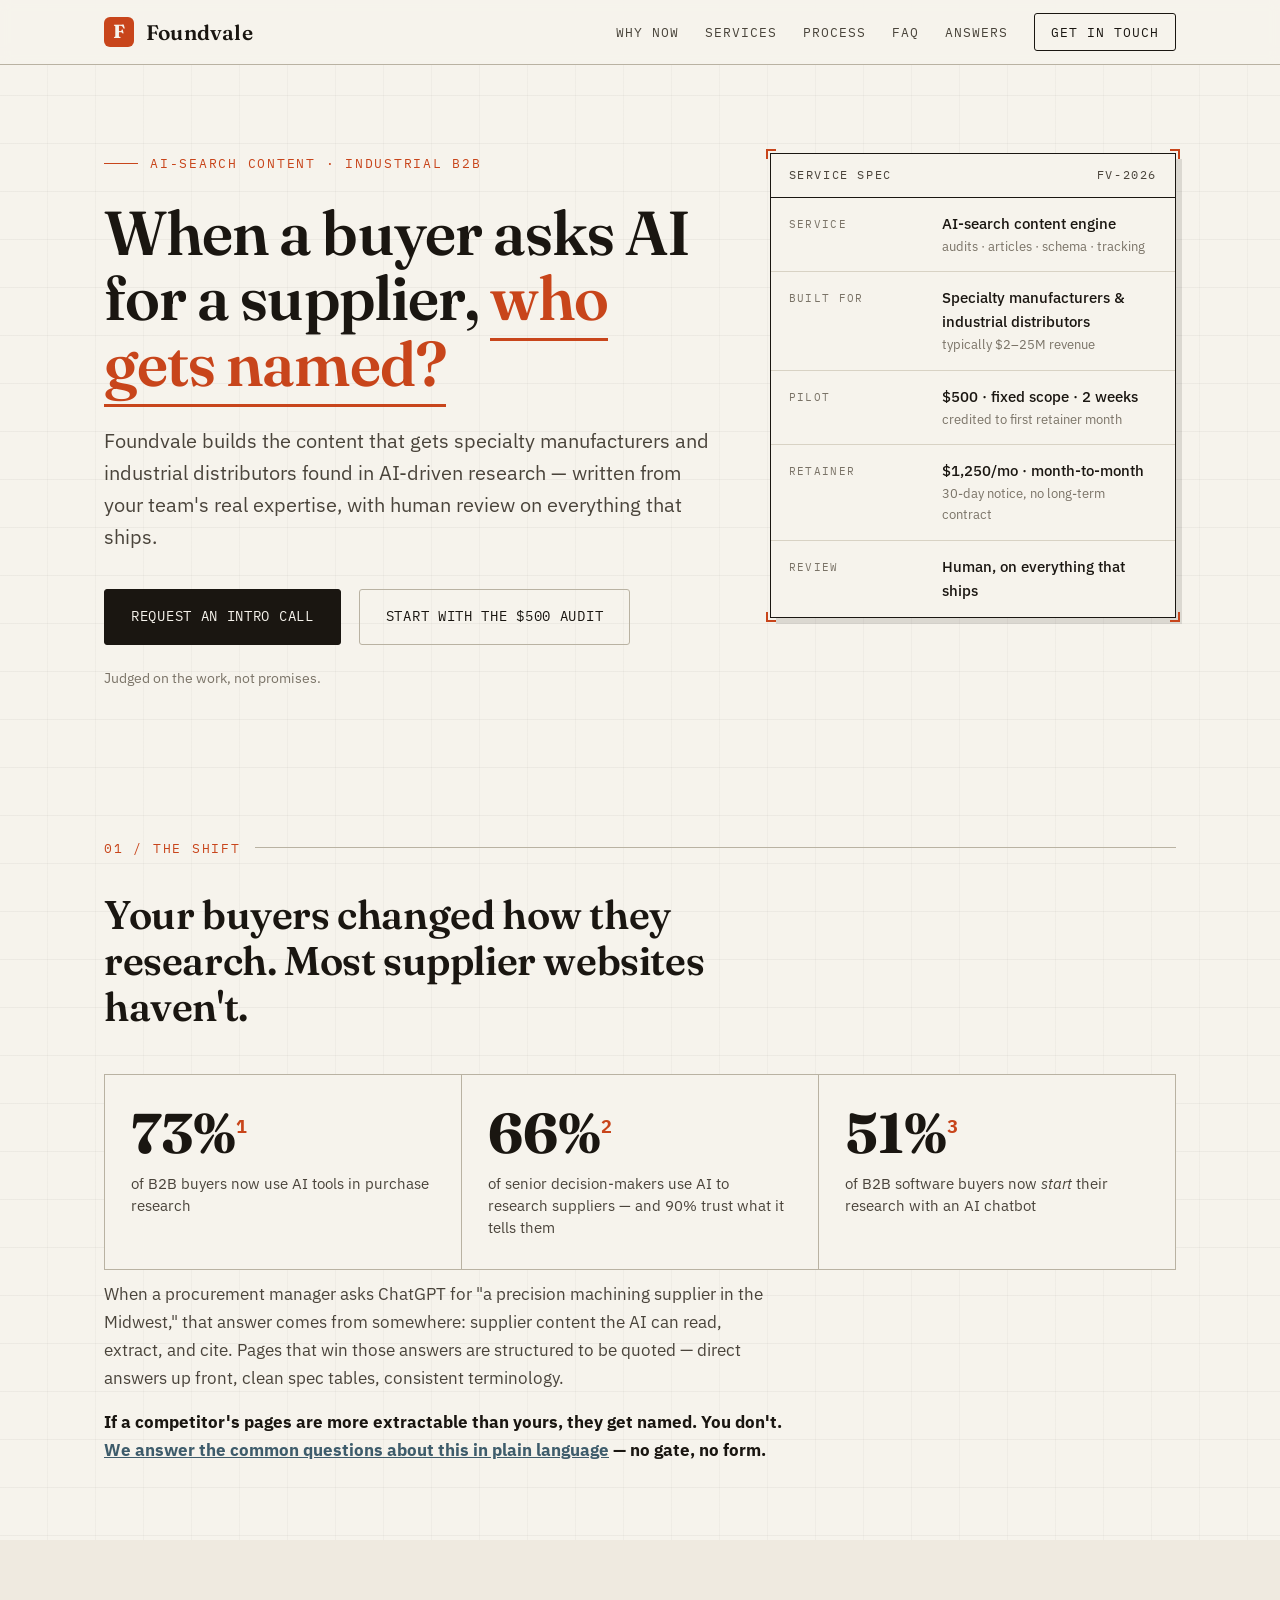
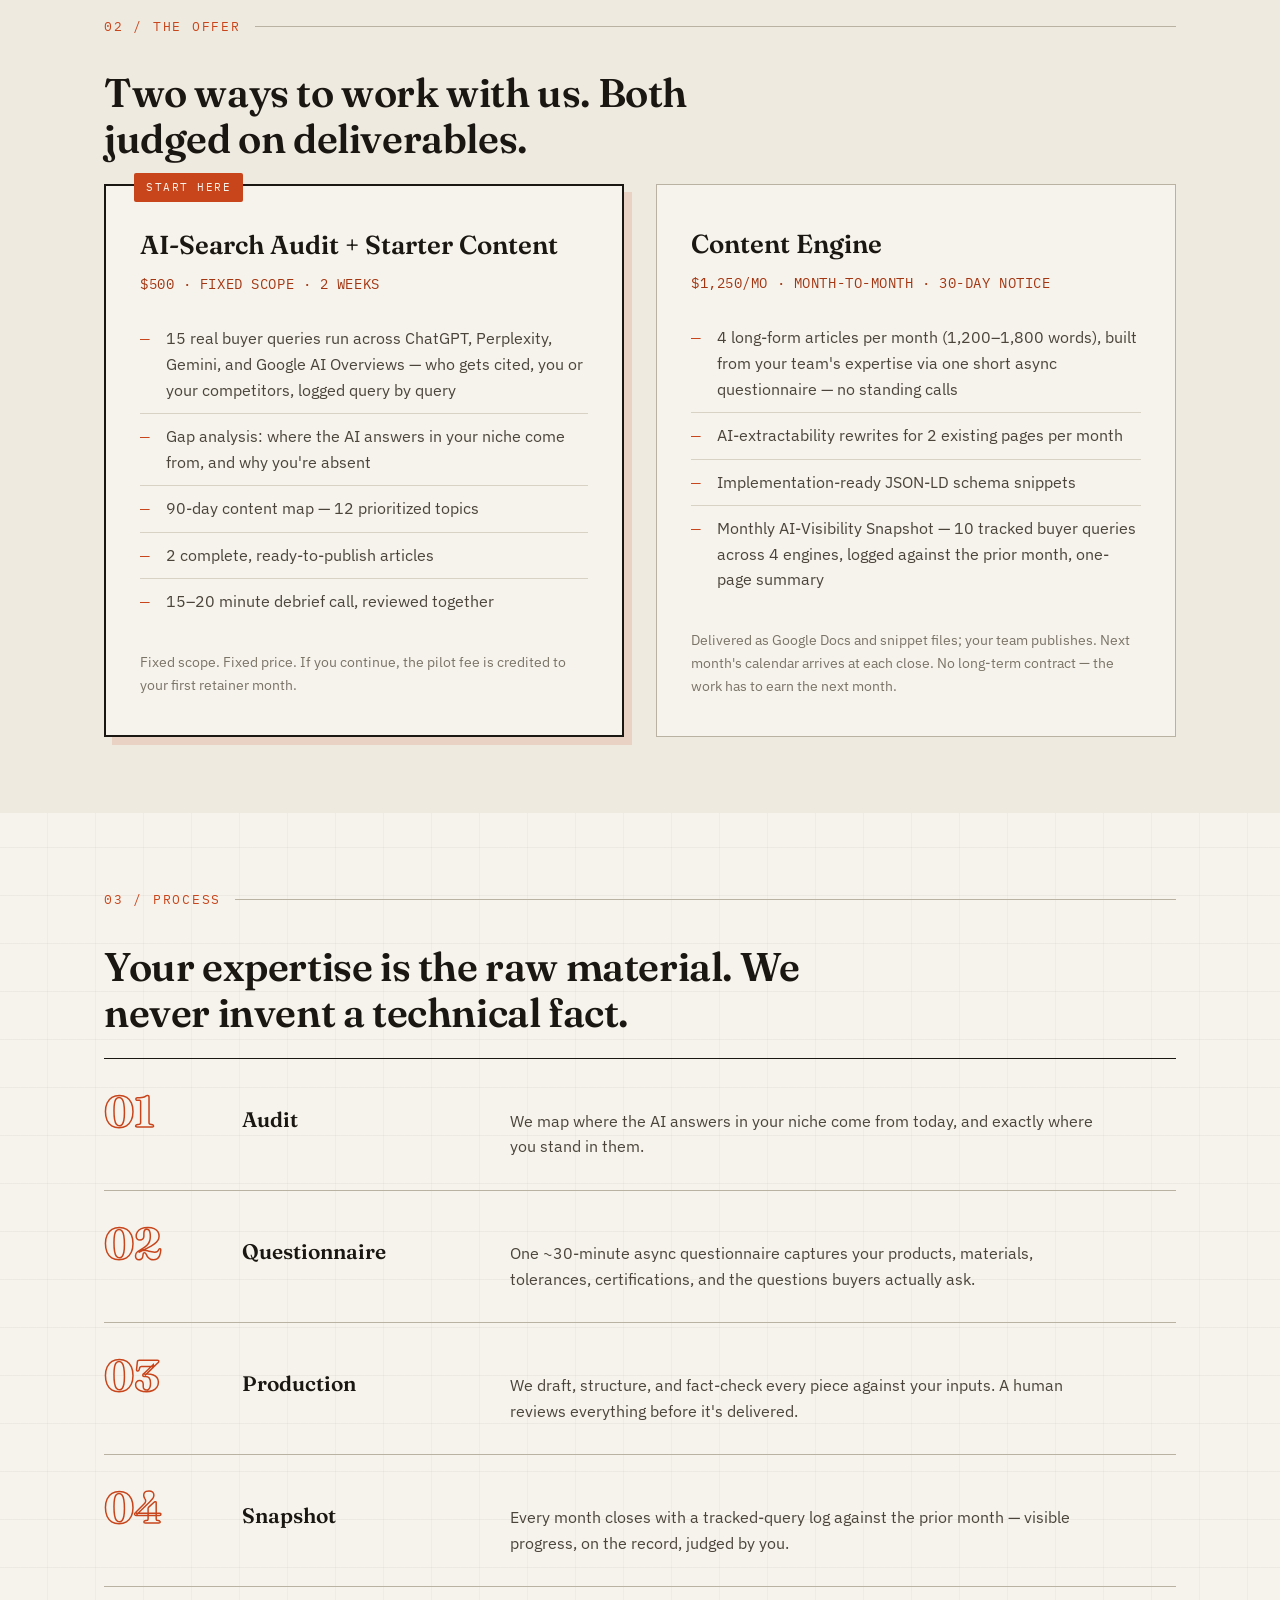
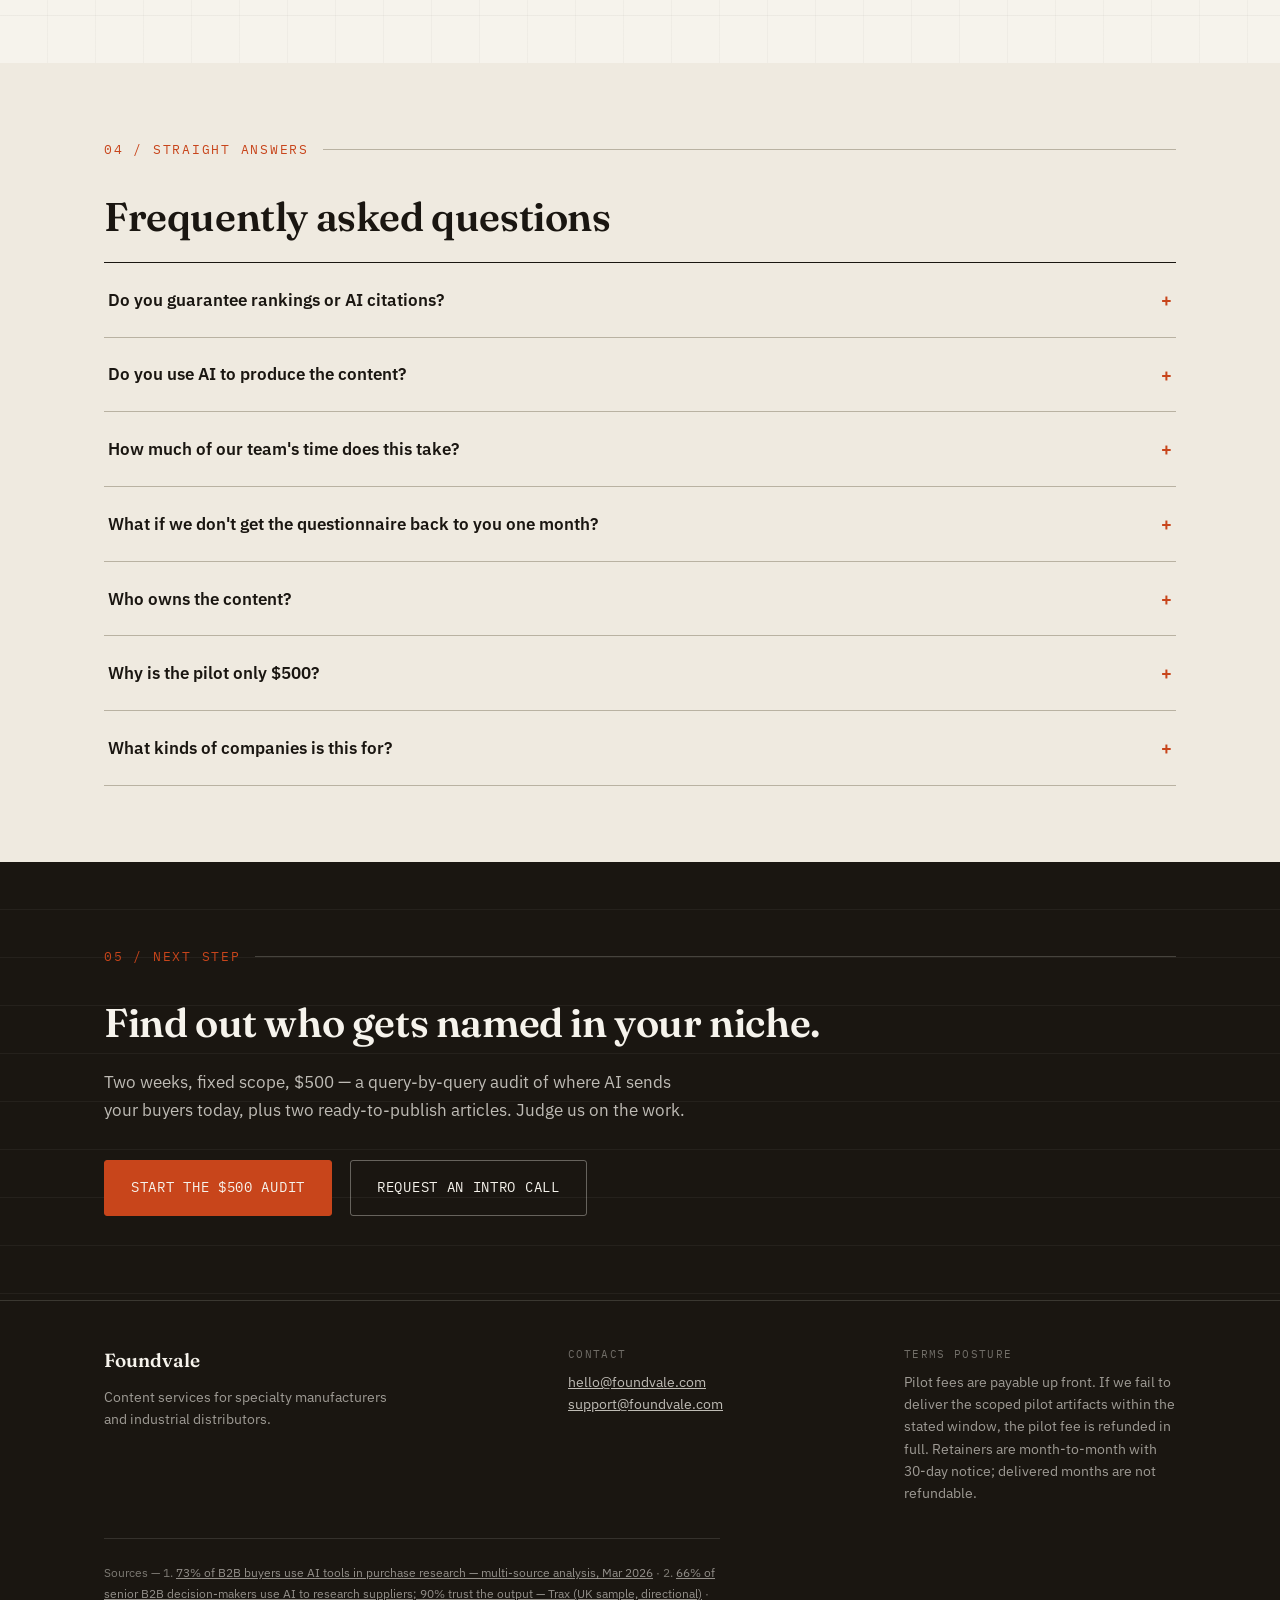
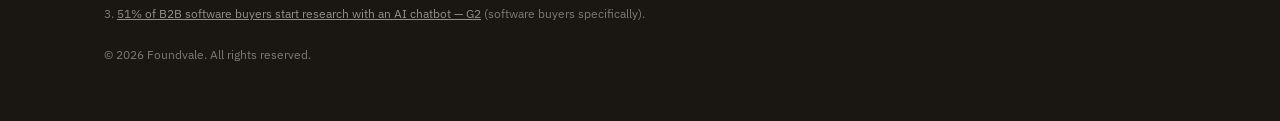
<file: index.html>
<!doctype html>
<html lang="en">
<head>
<meta charset="utf-8">
<meta name="viewport" content="width=device-width, initial-scale=1">
<title>Foundvale — AI-Search Content for Specialty Manufacturers &amp; Industrial Distributors</title>
  <link rel="canonical" href="https://foundvale.com/">
<meta name="description" content="Foundvale builds the content that gets specialty manufacturers and industrial distributors found in AI-driven buyer research. $500 fixed-scope audit. $1,250/mo content engine. Human review on everything that ships.">
<meta property="og:title" content="Foundvale — When a buyer asks AI for a supplier, who gets named?">
<meta property="og:description" content="AI-search content for specialty manufacturers and industrial distributors. Judged on the work, not promises.">
<meta property="og:type" content="website">
<meta property="og:url" content="https://foundvale.com/">
<meta property="og:site_name" content="Foundvale">
<meta property="og:locale" content="en_US">
<meta property="og:image" content="https://foundvale.com/og.png">
<meta property="og:image:width" content="1200">
<meta property="og:image:height" content="630">
<meta property="og:image:alt" content="Foundvale — when a buyer asks AI for a supplier, who gets named?">
<meta name="twitter:card" content="summary_large_image">
<meta name="twitter:title" content="Foundvale — When a buyer asks AI for a supplier, who gets named?">
<meta name="twitter:description" content="AI-search content for specialty manufacturers and industrial distributors. $500 fixed-scope audit. $1,250/mo content engine.">
<meta name="twitter:image" content="https://foundvale.com/og.png">
<meta name="robots" content="index, follow, max-snippet:-1, max-image-preview:large, max-video-preview:-1">
<meta name="author" content="Foundvale">
<link rel="icon" href="/favicon.ico" sizes="any">
<link rel="icon" href="data:image/svg+xml,%3Csvg xmlns='http://www.w3.org/2000/svg' viewBox='0 0 64 64'%3E%3Crect width='64' height='64' rx='8' fill='%23C8451B'/%3E%3Ctext x='32' y='44' font-family='Georgia,serif' font-size='38' font-weight='700' fill='%23F6F3EC' text-anchor='middle'%3EF%3C/text%3E%3C/svg%3E">
<link rel="preconnect" href="https://fonts.googleapis.com">
<link rel="preconnect" href="https://fonts.gstatic.com" crossorigin>
<link href="https://fonts.googleapis.com/css2?family=Fraunces:opsz,wght@9..144,400;9..144,600;9..144,700&family=IBM+Plex+Sans:wght@400;500;600&family=IBM+Plex+Mono:wght@400;500&display=swap" rel="stylesheet">
<script type="application/ld+json">
{
  "@context": "https://schema.org",
  "@graph": [
    {
      "@type": "Organization",
      "@id": "https://foundvale.com/#organization",
      "name": "Foundvale",
      "url": "https://foundvale.com/",
      "logo": "https://foundvale.com/og.png",
      "email": "hello@foundvale.com",
      "description": "Foundvale builds the content that gets specialty manufacturers and industrial distributors found and cited in AI-driven buyer research.",
      "areaServed": {"@type":"Country","name":"United States"},
      "knowsAbout": [
        "Generative engine optimization",
        "AI search visibility",
        "AI-extractable content structure",
        "JSON-LD schema markup",
        "Industrial B2B content marketing",
        "Specialty manufacturing",
        "Industrial distribution"
      ]
    },
    {
      "@type": "WebSite",
      "@id": "https://foundvale.com/#website",
      "url": "https://foundvale.com/",
      "name": "Foundvale",
      "publisher": {"@id": "https://foundvale.com/#organization"},
      "inLanguage": "en-US"
    },
    {
      "@type": "ProfessionalService",
      "@id": "https://foundvale.com/#service",
      "name": "Foundvale",
      "url": "https://foundvale.com/",
      "parentOrganization": {"@id": "https://foundvale.com/#organization"},
      "description": "AI-search content services for specialty manufacturers and industrial distributors.",
      "areaServed": {"@type":"Country","name":"United States"},
      "priceRange": "$500 - $1,250/mo",
      "serviceType": "AI-search content and generative engine optimization",
      "audience": {
        "@type": "BusinessAudience",
        "name": "Specialty manufacturers and industrial distributors, typically $2-25M revenue"
      },
      "hasOfferCatalog": {
        "@type": "OfferCatalog",
        "name": "Foundvale services",
        "itemListElement": [
          {
            "@type": "Offer",
            "name": "AI-Search Audit + Starter Content",
            "description": "15 real buyer queries run across ChatGPT, Perplexity, Gemini and Google AI Overviews, logged query by query; gap analysis; 90-day content map of 12 prioritized topics; 2 complete ready-to-publish articles; 15-20 minute debrief call. Fixed two-week scope. Fee is credited to the first retainer month.",
            "price": "500",
            "priceCurrency": "USD",
            "url": "https://foundvale.com/#offer",
            "availability": "https://schema.org/InStock",
            "itemOffered": {"@type":"Service","name":"AI-Search Visibility Audit","serviceType":"AI search visibility audit"}
          },
          {
            "@type": "Offer",
            "name": "Content Engine",
            "description": "4 long-form articles per month (1,200-1,800 words) built from your team's expertise via one short async questionnaire; AI-extractability rewrites for 2 existing pages per month; implementation-ready JSON-LD schema snippets; monthly AI-Visibility Snapshot tracking 10 buyer queries across 4 engines. Month-to-month with 30-day notice.",
            "price": "1250",
            "priceCurrency": "USD",
            "url": "https://foundvale.com/#offer",
            "availability": "https://schema.org/InStock",
            "priceSpecification": {
              "@type": "UnitPriceSpecification",
              "price": "1250",
              "priceCurrency": "USD",
              "unitText": "month",
              "billingDuration": 1,
              "billingIncrement": 1
            },
            "itemOffered": {"@type":"Service","name":"AI-Search Content Engine","serviceType":"AI-search content production"}
          }
        ]
      }
    },
    {
      "@type": "FAQPage",
      "@id": "https://foundvale.com/#faq",
      "isPartOf": {"@id": "https://foundvale.com/#website"},
      "mainEntity": [
        {"@type":"Question","name":"Do you guarantee rankings or AI citations?","acceptedAnswer":{"@type":"Answer","text":"No — and you should be skeptical of anyone who does. AI engines change constantly. Our scope is defined by deliverables: audits, articles, page specs, schema, and the monthly Snapshot. You judge the work every month, and you can leave with 30 days' notice."}},
        {"@type":"Question","name":"Do you use AI to produce the content?","acceptedAnswer":{"@type":"Answer","text":"Yes — AI-leveraged production with human review on everything that ships. Every technical claim — spec, tolerance, material grade, certification — is sourced from your questionnaire answers or your published materials. Anything unsourced doesn't ship."}},
        {"@type":"Question","name":"How much of our team's time does this take?","acceptedAnswer":{"@type":"Answer","text":"About 30 minutes in month one for the questionnaire, then a few minutes a month. No standing calls. Discovery and debrief calls are scheduled at booking."}},
        {"@type":"Question","name":"What if we don't get the questionnaire back to you one month?","acceptedAnswer":{"@type":"Answer","text":"Nothing stalls and nothing gets invented. We substitute topics we already have verified input for — it's written into the agreement."}},
        {"@type":"Question","name":"Who owns the content?","acceptedAnswer":{"@type":"Answer","text":"You do. All IP transfers on payment. Everything is delivered in editable formats your team publishes on your own site."}},
        {"@type":"Question","name":"Why is the pilot only $500?","acceptedAnswer":{"@type":"Answer","text":"It's deliberately small — a fixed two-week scope so you can judge us on actual work product instead of promises. The fee is credited to your first retainer month if you continue."}},
        {"@type":"Question","name":"What kinds of companies is this for?","acceptedAnswer":{"@type":"Answer","text":"Specialty manufacturers and industrial distributors, typically $2–25M revenue, with little or no in-house marketing staff. If you're bigger and fully staffed, an enterprise agency is probably a better fit — we'll say so."}}
      ]
    }
  ]
}
</script>
<style>
  :root{
    --paper:#F6F3EC;
    --paper-deep:#EFEAE0;
    --ink:#1A1611;
    --ink-soft:#4A443B;
    --ink-faint:#7A7367;
    --oxide:#C8451B;
    --oxide-deep:#A33612;
    --steel:#3E5C6B;
    --rule:#D8D2C4;
    --rule-dark:#B9B2A2;
    --maxw:1120px;
    --font-display:"Fraunces",Georgia,serif;
    --font-body:"IBM Plex Sans",-apple-system,sans-serif;
    --font-mono:"IBM Plex Mono",ui-monospace,monospace;
  }
  *{box-sizing:border-box;margin:0;padding:0}
  html{scroll-behavior:smooth}
  body{
    background:var(--paper);
    color:var(--ink);
    font-family:var(--font-body);
    font-size:17px;
    line-height:1.65;
    -webkit-font-smoothing:antialiased;
    background-image:
      repeating-linear-gradient(to bottom, transparent 0 47px, rgba(26,22,17,.045) 47px 48px),
      repeating-linear-gradient(to right, transparent 0 47px, rgba(26,22,17,.03) 47px 48px);
  }
  .wrap{max-width:var(--maxw);margin:0 auto;padding:0 24px}
  a{color:var(--steel)}
  a:hover{color:var(--oxide)}
  ::selection{background:var(--oxide);color:var(--paper)}

  /* ---------- top bar ---------- */
  header{
    border-bottom:1px solid var(--rule-dark);
    background:rgba(246,243,236,.92);
    backdrop-filter:blur(6px);
    position:sticky;top:0;z-index:20;
  }
  .bar{display:flex;align-items:center;justify-content:space-between;height:64px}
  .mark{display:flex;align-items:center;gap:12px;text-decoration:none;color:var(--ink)}
  .mark .badge{
    width:30px;height:30px;border-radius:6px;background:var(--oxide);
    display:grid;place-items:center;color:var(--paper);
    font-family:var(--font-display);font-weight:700;font-size:19px;line-height:1;
  }
  .mark .name{font-family:var(--font-display);font-weight:600;font-size:21px;letter-spacing:.01em}
  .bar nav{display:flex;gap:26px;align-items:center}
  .bar nav a{font-family:var(--font-mono);font-size:12.5px;letter-spacing:.08em;text-transform:uppercase;text-decoration:none;color:var(--ink-soft)}
  .bar .cta-mini{
    border:1.5px solid var(--ink);padding:8px 16px;border-radius:3px;color:var(--ink);
    transition:all .18s ease;
  }
  .bar .cta-mini:hover{background:var(--ink);color:var(--paper)}
  @media(max-width:720px){.bar nav a:not(.cta-mini){display:none}}

  /* ---------- hero ---------- */
  .hero{padding:88px 0 72px;position:relative;overflow:hidden}
  .hero .grid{display:grid;grid-template-columns:1.35fr .9fr;gap:56px;align-items:start}
  @media(max-width:900px){.hero .grid{grid-template-columns:1fr;gap:40px}}
  .kicker{
    font-family:var(--font-mono);font-size:12.5px;letter-spacing:.14em;text-transform:uppercase;
    color:var(--oxide);display:flex;align-items:center;gap:12px;margin-bottom:26px;
  }
  .kicker::before{content:"";width:34px;height:1.5px;background:var(--oxide);display:inline-block}
  h1{
    font-family:var(--font-display);font-weight:600;font-size:clamp(38px,5.4vw,62px);
    line-height:1.06;letter-spacing:-.015em;margin-bottom:28px;
  }
  h1 em{font-style:normal;color:var(--oxide);border-bottom:3px solid var(--oxide);padding-bottom:2px}
  .hero p.lede{font-size:19.5px;color:var(--ink-soft);max-width:56ch;margin-bottom:36px}
  .cta-row{display:flex;gap:18px;flex-wrap:wrap;align-items:center}
  .btn{
    font-family:var(--font-mono);font-size:14px;letter-spacing:.05em;text-transform:uppercase;
    text-decoration:none;padding:15px 26px;border-radius:3px;display:inline-block;
    transition:all .18s ease;
  }
  .btn-primary{background:var(--ink);color:var(--paper);border:1.5px solid var(--ink)}
  .btn-primary:hover{background:var(--oxide);border-color:var(--oxide);color:var(--paper);transform:translateY(-1px)}
  .btn-ghost{border:1.5px solid var(--rule-dark);color:var(--ink)}
  .btn-ghost:hover{border-color:var(--oxide);color:var(--oxide)}
  .cta-note{font-size:14px;color:var(--ink-faint);width:100%;margin-top:4px}

  /* title-block spec card */
  .speccard{
    border:1.5px solid var(--ink);background:var(--paper);position:relative;
    box-shadow:6px 6px 0 rgba(26,22,17,.12);
  }
  .speccard .corner{position:absolute;width:10px;height:10px;border-color:var(--oxide);border-style:solid;border-width:0}
  .speccard .c-tl{top:-5px;left:-5px;border-top-width:2.5px;border-left-width:2.5px}
  .speccard .c-tr{top:-5px;right:-5px;border-top-width:2.5px;border-right-width:2.5px}
  .speccard .c-bl{bottom:-5px;left:-5px;border-bottom-width:2.5px;border-left-width:2.5px}
  .speccard .c-br{bottom:-5px;right:-5px;border-bottom-width:2.5px;border-right-width:2.5px}
  .speccard .head{
    font-family:var(--font-mono);font-size:11.5px;letter-spacing:.14em;text-transform:uppercase;
    padding:12px 18px;border-bottom:1.5px solid var(--ink);display:flex;justify-content:space-between;color:var(--ink-soft);
  }
  .speccard table{width:100%;border-collapse:collapse}
  .speccard td{
    padding:14px 18px;border-bottom:1px solid var(--rule);vertical-align:top;font-size:14.5px;
  }
  .speccard tr:last-child td{border-bottom:none}
  .speccard td.k{
    font-family:var(--font-mono);font-size:11px;letter-spacing:.12em;text-transform:uppercase;
    color:var(--ink-faint);width:38%;padding-top:17px;
  }
  .speccard td.v{font-weight:500}
  .speccard td.v .sub{display:block;font-weight:400;font-size:13px;color:var(--ink-faint)}

  /* ---------- section scaffolding ---------- */
  section{padding:76px 0}
  .seclabel{
    font-family:var(--font-mono);font-size:12.5px;letter-spacing:.14em;text-transform:uppercase;
    color:var(--oxide);display:flex;align-items:center;gap:14px;margin-bottom:34px;
  }
  .seclabel::after{content:"";flex:1;height:1px;background:var(--rule-dark)}
  h2{
    font-family:var(--font-display);font-weight:600;font-size:clamp(28px,3.6vw,40px);
    line-height:1.15;letter-spacing:-.01em;margin-bottom:22px;max-width:26ch;
  }
  .prose{max-width:68ch;color:var(--ink-soft)}
  .prose p+p{margin-top:16px}
  .prose strong{color:var(--ink)}
  sup{font-size:.62em;color:var(--oxide);font-family:var(--font-mono)}

  /* stats */
  .stats{display:grid;grid-template-columns:repeat(3,1fr);gap:1px;background:var(--rule-dark);border:1px solid var(--rule-dark);margin:44px 0 10px}
  @media(max-width:760px){.stats{grid-template-columns:1fr}}
  .stat{background:var(--paper);padding:30px 26px}
  .stat .num{font-family:var(--font-display);font-weight:700;font-size:56px;line-height:1;color:var(--ink)}
  .stat .num sup{font-size:.32em;vertical-align:super}
  .stat .lbl{font-size:14.5px;color:var(--ink-soft);margin-top:12px;line-height:1.5}

  /* ---------- offer ---------- */
  .offer-grid{display:grid;grid-template-columns:1fr 1fr;gap:32px;margin-top:14px}
  @media(max-width:860px){.offer-grid{grid-template-columns:1fr}}
  .offer{
    border:1.5px solid var(--rule-dark);background:var(--paper);padding:38px 34px;position:relative;
    display:flex;flex-direction:column;transition:border-color .2s ease;
  }
  .offer:hover{border-color:var(--ink)}
  .offer.lead{border:2px solid var(--ink);box-shadow:8px 8px 0 rgba(200,69,27,.14)}
  .offer .stamp{
    position:absolute;top:-13px;left:28px;background:var(--oxide);color:var(--paper);
    font-family:var(--font-mono);font-size:11px;letter-spacing:.14em;text-transform:uppercase;
    padding:5px 12px;border-radius:2px;
  }
  .offer h3{font-family:var(--font-display);font-weight:600;font-size:26px;margin-bottom:6px}
  .offer .price{
    font-family:var(--font-mono);font-size:14px;color:var(--oxide-deep);letter-spacing:.04em;margin-bottom:20px;
  }
  .offer ul{list-style:none;margin:0 0 26px}
  .offer li{
    padding:10px 0 10px 26px;border-bottom:1px solid var(--rule);font-size:15.5px;color:var(--ink-soft);position:relative;
  }
  .offer li::before{
    content:"—";position:absolute;left:0;color:var(--oxide);font-family:var(--font-mono);
  }
  .offer li:last-child{border-bottom:none}
  .offer .fine{font-size:14px;color:var(--ink-faint);margin-top:auto}

  /* ---------- how it works ---------- */
  .steps{counter-reset:step;margin-top:10px;border-top:1.5px solid var(--ink)}
  .step{
    display:grid;grid-template-columns:110px 240px 1fr;gap:28px;align-items:baseline;
    padding:30px 0;border-bottom:1px solid var(--rule-dark);
  }
  @media(max-width:820px){.step{grid-template-columns:64px 1fr}.step p{grid-column:2}}
  .step .n{
    font-family:var(--font-display);font-weight:700;font-size:44px;color:var(--paper);
    -webkit-text-stroke:1.5px var(--oxide);line-height:1;
  }
  .step h4{font-family:var(--font-display);font-weight:600;font-size:21px}
  .step p{color:var(--ink-soft);font-size:15.5px;max-width:60ch}

  /* ---------- faq ---------- */
  .faq{border-top:1.5px solid var(--ink)}
  .faq details{border-bottom:1px solid var(--rule-dark)}
  .faq summary{
    cursor:pointer;list-style:none;display:flex;justify-content:space-between;align-items:center;gap:20px;
    padding:22px 4px;font-weight:600;font-size:17px;
  }
  .faq summary::-webkit-details-marker{display:none}
  .faq summary .tick{
    font-family:var(--font-mono);color:var(--oxide);font-size:18px;flex-shrink:0;
    transition:transform .2s ease;
  }
  .faq details[open] summary .tick{transform:rotate(45deg)}
  .faq .a{padding:0 4px 24px;color:var(--ink-soft);max-width:70ch;font-size:15.5px}

  /* ---------- closing cta ---------- */
  .close-cta{
    background:var(--ink);color:var(--paper);padding:84px 0;
    background-image:repeating-linear-gradient(to bottom, transparent 0 47px, rgba(246,243,236,.05) 47px 48px);
  }
  .close-cta .seclabel{color:var(--oxide)}
  .close-cta .seclabel::after{background:rgba(246,243,236,.2)}
  .close-cta h2{color:var(--paper);max-width:30ch}
  .close-cta p{color:rgba(246,243,236,.75);max-width:60ch;margin-bottom:36px}
  .close-cta .btn-primary{background:var(--oxide);border-color:var(--oxide)}
  .close-cta .btn-primary:hover{background:var(--paper);border-color:var(--paper);color:var(--ink)}
  .close-cta .btn-ghost{border-color:rgba(246,243,236,.35);color:var(--paper)}
  .close-cta .btn-ghost:hover{border-color:var(--paper);color:var(--paper)}

  /* ---------- footer ---------- */
  footer{background:var(--ink);color:rgba(246,243,236,.6);border-top:1px solid rgba(246,243,236,.15);padding:44px 0 56px;font-size:13.5px}
  footer .cols{display:flex;justify-content:space-between;gap:40px;flex-wrap:wrap}
  footer .brand{font-family:var(--font-display);font-weight:600;font-size:19px;color:var(--paper);margin-bottom:10px}
  footer a{color:rgba(246,243,236,.75)}
  footer a:hover{color:var(--paper)}
  footer .notes{margin-top:34px;padding-top:24px;border-top:1px solid rgba(246,243,236,.12);font-size:12px;line-height:1.7;color:rgba(246,243,236,.45);max-width:88ch}
  footer .notes a{color:rgba(246,243,236,.55)}

  /* ---------- reveal motion ---------- */
  .rv{opacity:0;transform:translateY(14px);transition:opacity .6s ease,transform .6s ease}
  .rv.in{opacity:1;transform:none}
  .hero .rv{transition-duration:.7s}
  @media(prefers-reduced-motion:reduce){.rv{opacity:1;transform:none;transition:none}}
</style>
</head>
<body>

<header>
  <div class="wrap bar">
    <a class="mark" href="#top"><span class="badge">F</span><span class="name">Foundvale</span></a>
    <nav>
      <a href="#problem">Why now</a>
      <a href="#offer">Services</a>
      <a href="#how">Process</a>
      <a href="#faq">FAQ</a>
      <a href="/answers/">Answers</a>
      <a class="cta-mini" href="mailto:hello@foundvale.com?subject=Intro%20call%20%E2%80%94%20Foundvale">Get in touch</a>
    </nav>
  </div>
</header>

<section class="hero" id="top">
  <div class="wrap grid">
    <div>
      <div class="kicker rv">AI-Search Content · Industrial B2B</div>
      <h1 class="rv">When a buyer asks AI for a supplier, <em>who gets named?</em></h1>
      <p class="lede rv">Foundvale builds the content that gets specialty manufacturers and industrial distributors found in AI-driven research — written from your team's real expertise, with human review on everything that ships.</p>
      <div class="cta-row rv">
        <a class="btn btn-primary" href="mailto:hello@foundvale.com?subject=Intro%20call%20%E2%80%94%20Foundvale">Request an intro call</a>
        <a class="btn btn-ghost" href="#offer">Start with the $500 audit</a>
        <div class="cta-note">Judged on the work, not promises.</div>
      </div>
    </div>
    <div class="speccard rv">
      <span class="corner c-tl"></span><span class="corner c-tr"></span><span class="corner c-bl"></span><span class="corner c-br"></span>
      <div class="head"><span>Service spec</span><span>FV-2026</span></div>
      <table>
        <tr><td class="k">Service</td><td class="v">AI-search content engine<span class="sub">audits · articles · schema · tracking</span></td></tr>
        <tr><td class="k">Built for</td><td class="v">Specialty manufacturers &amp; industrial distributors<span class="sub">typically $2–25M revenue</span></td></tr>
        <tr><td class="k">Pilot</td><td class="v">$500 · fixed scope · 2 weeks<span class="sub">credited to first retainer month</span></td></tr>
        <tr><td class="k">Retainer</td><td class="v">$1,250/mo · month-to-month<span class="sub">30-day notice, no long-term contract</span></td></tr>
        <tr><td class="k">Review</td><td class="v">Human, on everything that ships</td></tr>
      </table>
    </div>
  </div>
</section>

<section id="problem">
  <div class="wrap">
    <div class="seclabel rv">01 / The shift</div>
    <h2 class="rv">Your buyers changed how they research. Most supplier websites haven't.</h2>
    <div class="stats rv">
      <div class="stat"><div class="num">73%<sup>1</sup></div><div class="lbl">of B2B buyers now use AI tools in purchase research</div></div>
      <div class="stat"><div class="num">66%<sup>2</sup></div><div class="lbl">of senior decision-makers use AI to research suppliers — and 90% trust what it tells them</div></div>
      <div class="stat"><div class="num">51%<sup>3</sup></div><div class="lbl">of B2B software buyers now <em>start</em> their research with an AI chatbot</div></div>
    </div>
    <div class="prose rv">
      <p>When a procurement manager asks ChatGPT for "a precision machining supplier in the Midwest," that answer comes from somewhere: supplier content the AI can read, extract, and cite. Pages that win those answers are structured to be quoted — direct answers up front, clean spec tables, consistent terminology.</p>
      <p><strong>If a competitor's pages are more extractable than yours, they get named. You don't. <a href="/answers/">We answer the common questions about this in plain language</a> &mdash; no gate, no form.</strong></p>
    </div>
  </div>
</section>

<section id="offer" style="background:var(--paper-deep)">
  <div class="wrap">
    <div class="seclabel rv">02 / The offer</div>
    <h2 class="rv">Two ways to work with us. Both judged on deliverables.</h2>
    <div class="offer-grid">
      <div class="offer lead rv">
        <div class="stamp">Start here</div>
        <h3>AI-Search Audit + Starter Content</h3>
        <div class="price">$500 · FIXED SCOPE · 2 WEEKS</div>
        <ul>
          <li>15 real buyer queries run across ChatGPT, Perplexity, Gemini, and Google AI Overviews — who gets cited, you or your competitors, logged query by query</li>
          <li>Gap analysis: where the AI answers in your niche come from, and why you're absent</li>
          <li>90-day content map — 12 prioritized topics</li>
          <li>2 complete, ready-to-publish articles</li>
          <li>15–20 minute debrief call, reviewed together</li>
        </ul>
        <div class="fine">Fixed scope. Fixed price. If you continue, the pilot fee is credited to your first retainer month.</div>
      </div>
      <div class="offer rv">
        <h3>Content Engine</h3>
        <div class="price">$1,250/MO · MONTH-TO-MONTH · 30-DAY NOTICE</div>
        <ul>
          <li>4 long-form articles per month (1,200–1,800 words), built from your team's expertise via one short async questionnaire — no standing calls</li>
          <li>AI-extractability rewrites for 2 existing pages per month</li>
          <li>Implementation-ready JSON-LD schema snippets</li>
          <li>Monthly AI-Visibility Snapshot — 10 tracked buyer queries across 4 engines, logged against the prior month, one-page summary</li>
        </ul>
        <div class="fine">Delivered as Google Docs and snippet files; your team publishes. Next month's calendar arrives at each close. No long-term contract — the work has to earn the next month.</div>
      </div>
    </div>
  </div>
</section>

<section id="how">
  <div class="wrap">
    <div class="seclabel rv">03 / Process</div>
    <h2 class="rv">Your expertise is the raw material. We never invent a technical fact.</h2>
    <div class="steps">
      <div class="step rv">
        <div class="n">01</div>
        <h4>Audit</h4>
        <p>We map where the AI answers in your niche come from today, and exactly where you stand in them.</p>
      </div>
      <div class="step rv">
        <div class="n">02</div>
        <h4>Questionnaire</h4>
        <p>One ~30-minute async questionnaire captures your products, materials, tolerances, certifications, and the questions buyers actually ask.</p>
      </div>
      <div class="step rv">
        <div class="n">03</div>
        <h4>Production</h4>
        <p>We draft, structure, and fact-check every piece against your inputs. A human reviews everything before it's delivered.</p>
      </div>
      <div class="step rv">
        <div class="n">04</div>
        <h4>Snapshot</h4>
        <p>Every month closes with a tracked-query log against the prior month — visible progress, on the record, judged by you.</p>
      </div>
    </div>
  </div>
</section>

<section id="faq" style="background:var(--paper-deep)">
  <div class="wrap">
    <div class="seclabel rv">04 / Straight answers</div>
    <h2 class="rv">Frequently asked questions</h2>
    <div class="faq rv">
      <details>
        <summary>Do you guarantee rankings or AI citations?<span class="tick">+</span></summary>
        <div class="a">No — and you should be skeptical of anyone who does. AI engines change constantly. Our scope is defined by deliverables: audits, articles, page specs, schema, and the monthly Snapshot. You judge the work every month, and you can leave with 30 days' notice.</div>
      </details>
      <details>
        <summary>Do you use AI to produce the content?<span class="tick">+</span></summary>
        <div class="a">Yes — AI-leveraged production with human review on everything that ships. Every technical claim — spec, tolerance, material grade, certification — is sourced from your questionnaire answers or your published materials. Anything unsourced doesn't ship.</div>
      </details>
      <details>
        <summary>How much of our team's time does this take?<span class="tick">+</span></summary>
        <div class="a">About 30 minutes in month one for the questionnaire, then a few minutes a month. No standing calls. Discovery and debrief calls are scheduled at booking.</div>
      </details>
      <details>
        <summary>What if we don't get the questionnaire back to you one month?<span class="tick">+</span></summary>
        <div class="a">Nothing stalls and nothing gets invented. We substitute topics we already have verified input for — it's written into the agreement.</div>
      </details>
      <details>
        <summary>Who owns the content?<span class="tick">+</span></summary>
        <div class="a">You do. All IP transfers on payment. Everything is delivered in editable formats your team publishes on your own site.</div>
      </details>
      <details>
        <summary>Why is the pilot only $500?<span class="tick">+</span></summary>
        <div class="a">It's deliberately small — a fixed two-week scope so you can judge us on actual work product instead of promises. The fee is credited to your first retainer month if you continue.</div>
      </details>
      <details>
        <summary>What kinds of companies is this for?<span class="tick">+</span></summary>
        <div class="a">Specialty manufacturers and industrial distributors, typically $2–25M revenue, with little or no in-house marketing staff. If you're bigger and fully staffed, an enterprise agency is probably a better fit — we'll say so.</div>
      </details>
    </div>
  </div>
</section>

<section class="close-cta">
  <div class="wrap">
    <div class="seclabel rv">05 / Next step</div>
    <h2 class="rv">Find out who gets named in your niche.</h2>
    <p class="rv">Two weeks, fixed scope, $500 — a query-by-query audit of where AI sends your buyers today, plus two ready-to-publish articles. Judge us on the work.</p>
    <div class="cta-row rv">
      <a class="btn btn-primary" href="mailto:hello@foundvale.com?subject=AI-Search%20Audit%20%E2%80%94%20Foundvale">Start the $500 audit</a>
      <a class="btn btn-ghost" href="mailto:hello@foundvale.com?subject=Intro%20call%20%E2%80%94%20Foundvale">Request an intro call</a>
    </div>
  </div>
</section>

<footer>
  <div class="wrap">
    <div class="cols">
      <div>
        <div class="brand">Foundvale</div>
        <div>Content services for specialty manufacturers<br>and industrial distributors.</div>
      </div>
      <div>
        <div style="font-family:var(--font-mono);font-size:11px;letter-spacing:.12em;text-transform:uppercase;margin-bottom:8px;color:rgba(246,243,236,.4)">Contact</div>
        <a href="mailto:hello@foundvale.com">hello@foundvale.com</a><br>
        <a href="mailto:support@foundvale.com">support@foundvale.com</a>
        <!-- CAN-SPAM physical address inserted here when virtual mailbox is live (required before any marketing email references this page) -->
      </div>
      <div style="max-width:34ch">
        <div style="font-family:var(--font-mono);font-size:11px;letter-spacing:.12em;text-transform:uppercase;margin-bottom:8px;color:rgba(246,243,236,.4)">Terms posture</div>
        Pilot fees are payable up front. If we fail to deliver the scoped pilot artifacts within the stated window, the pilot fee is refunded in full. Retainers are month-to-month with 30-day notice; delivered months are not refundable.
      </div>
    </div>
    <div class="notes">
      Sources — 1. <a href="https://www.prnewswire.com/news-releases/73-of-b2b-buyers-use-ai-tools-in-purchase-research-multi-source-analysis-finds-302733319.html" rel="noopener">73% of B2B buyers use AI tools in purchase research — multi-source analysis, Mar 2026</a> · 2. <a href="https://www.traxtech.com/ai-in-supply-chain/66-of-b2b-buyers-now-use-ai-for-supplier-research" rel="noopener">66% of senior B2B decision-makers use AI to research suppliers; 90% trust the output — Trax (UK sample, directional)</a> · 3. <a href="https://www.prnewswire.com/news-releases/new-g2-research-half-of-b2b-software-buyers-now-start-their-research-with-ai-chatbots-302742807.html" rel="noopener">51% of B2B software buyers start research with an AI chatbot — G2</a> (software buyers specifically).
      <br><br>© 2026 Foundvale. All rights reserved.
    </div>
  </div>
</footer>

<script>
  const io = new IntersectionObserver((entries)=>{
    entries.forEach(e=>{ if(e.isIntersecting){ e.target.classList.add('in'); io.unobserve(e.target);} });
  },{threshold:.12});
  document.querySelectorAll('.rv').forEach((el,i)=>{
    el.style.transitionDelay = (el.closest('.hero') ? i*90 : 0) + 'ms';
    io.observe(el);
  });
</script>

</body>
</html>
</file>
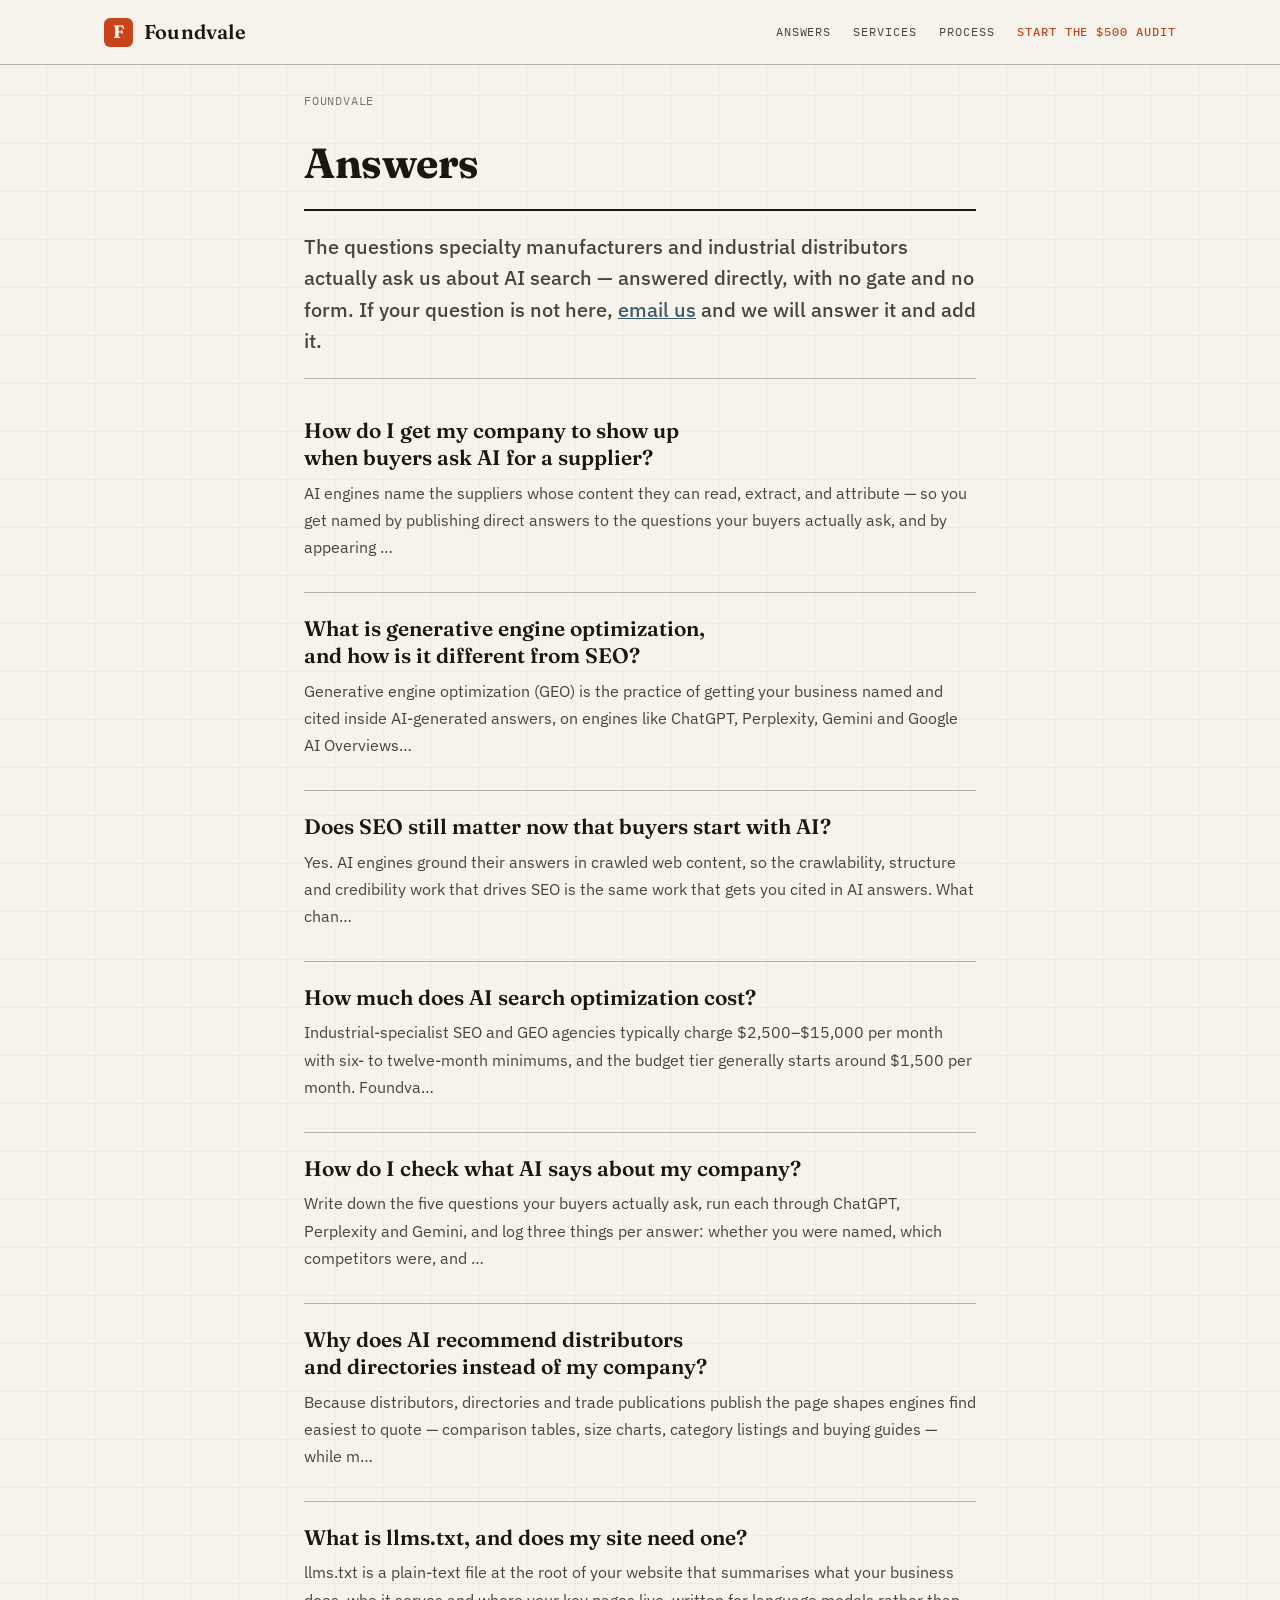
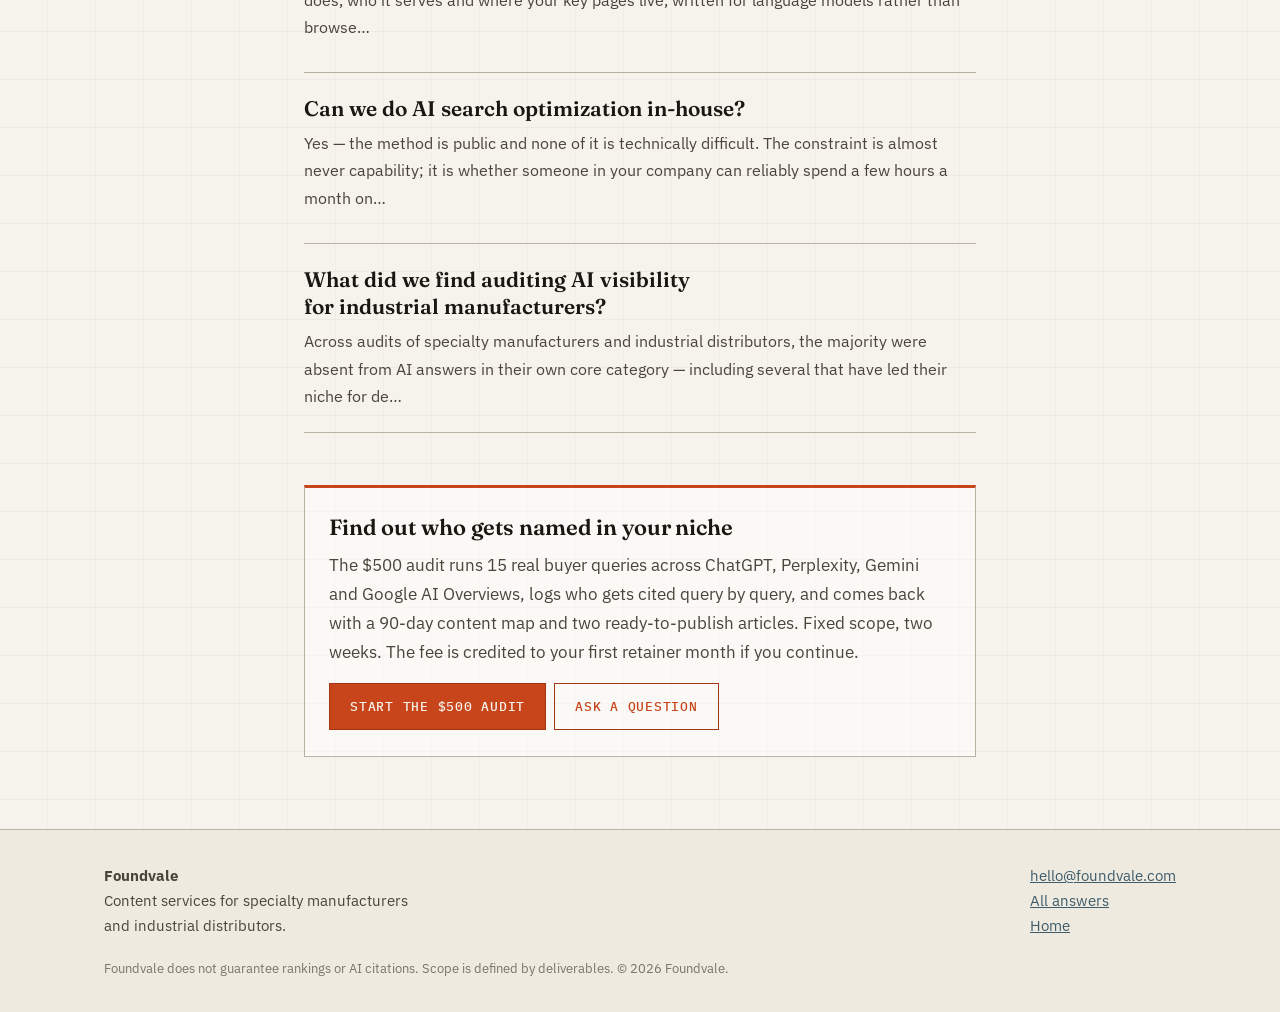
<file: answers/index.html>
<!doctype html>
<html lang="en">
<head>
<meta charset="utf-8">
<meta name="viewport" content="width=device-width, initial-scale=1">
<title>Answers — AI search visibility for industrial manufacturers | Foundvale</title>
<link rel="canonical" href="https://foundvale.com/answers/">
<meta name="description" content="Straight answers to the questions specialty manufacturers and industrial distributors ask about getting found in AI-driven buyer research. No gates, no forms.">
<meta name="robots" content="index, follow, max-snippet:-1, max-image-preview:large, max-video-preview:-1">
<meta property="og:title" content="Answers — AI search visibility for industrial B2B">
<meta property="og:description" content="Straight answers to the questions specialty manufacturers and industrial distributors ask about getting found in AI-driven buyer research. No gates, no forms.">
<meta property="og:type" content="article">
<meta property="og:url" content="https://foundvale.com/answers/">
<meta property="og:site_name" content="Foundvale">
<meta property="og:image" content="https://foundvale.com/og.png">
<meta name="twitter:card" content="summary_large_image">
<meta name="twitter:title" content="Answers — AI search visibility for industrial B2B">
<meta name="twitter:description" content="Straight answers to the questions specialty manufacturers and industrial distributors ask about getting found in AI-driven buyer research. No gates, no forms.">
<meta name="twitter:image" content="https://foundvale.com/og.png">
<link rel="icon" href="/favicon.ico" sizes="any">
<link rel="preconnect" href="https://fonts.googleapis.com">
<link rel="preconnect" href="https://fonts.gstatic.com" crossorigin>
<link href="https://fonts.googleapis.com/css2?family=Fraunces:opsz,wght@9..144,400;9..144,600;9..144,700&family=IBM+Plex+Sans:wght@400;500;600&family=IBM+Plex+Mono:wght@400;500&display=swap" rel="stylesheet">
<link rel="stylesheet" href="/assets/article.css">
<script type="application/ld+json">
{
  "@context": "https://schema.org",
  "@graph": [
    {
      "@type": "CollectionPage",
      "@id": "https://foundvale.com/answers/#page",
      "name": "Answers \u2014 AI search visibility for industrial B2B",
      "description": "Straight answers to the questions specialty manufacturers and industrial distributors ask about getting found in AI-driven buyer research.",
      "url": "https://foundvale.com/answers/",
      "isPartOf": {
        "@id": "https://foundvale.com/#website"
      },
      "publisher": {
        "@id": "https://foundvale.com/#organization"
      }
    },
    {
      "@type": "ItemList",
      "@id": "https://foundvale.com/answers/#list",
      "itemListElement": [
        {
          "@type": "ListItem",
          "position": 1,
          "name": "How do I get my company to show up when buyers ask AI for a supplier?",
          "url": "https://foundvale.com/answers/get-found-when-buyers-ask-ai-for-suppliers/"
        },
        {
          "@type": "ListItem",
          "position": 2,
          "name": "What is generative engine optimization, and how is it different from SEO?",
          "url": "https://foundvale.com/answers/what-is-generative-engine-optimization/"
        },
        {
          "@type": "ListItem",
          "position": 3,
          "name": "Does SEO still matter now that buyers start with AI?",
          "url": "https://foundvale.com/answers/does-seo-still-matter-with-ai-search/"
        },
        {
          "@type": "ListItem",
          "position": 4,
          "name": "How much does AI search optimization cost?",
          "url": "https://foundvale.com/answers/how-much-does-ai-search-optimization-cost/"
        },
        {
          "@type": "ListItem",
          "position": 5,
          "name": "How do I check what AI says about my company?",
          "url": "https://foundvale.com/answers/check-what-ai-says-about-your-company/"
        },
        {
          "@type": "ListItem",
          "position": 6,
          "name": "Why does AI recommend distributors and directories instead of my company?",
          "url": "https://foundvale.com/answers/why-ai-names-distributors-instead-of-manufacturers/"
        },
        {
          "@type": "ListItem",
          "position": 7,
          "name": "What is llms.txt, and does my site need one?",
          "url": "https://foundvale.com/answers/what-is-llms-txt/"
        },
        {
          "@type": "ListItem",
          "position": 8,
          "name": "Can we do AI search optimization in-house?",
          "url": "https://foundvale.com/answers/can-we-do-ai-search-optimization-in-house/"
        },
        {
          "@type": "ListItem",
          "position": 9,
          "name": "What did we find auditing AI visibility for industrial manufacturers?",
          "url": "https://foundvale.com/answers/what-we-found-auditing-industrial-manufacturers/"
        }
      ]
    },
    {
      "@type": "BreadcrumbList",
      "@id": "https://foundvale.com/answers/#breadcrumb",
      "itemListElement": [
        {
          "@type": "ListItem",
          "position": 1,
          "name": "Home",
          "item": "https://foundvale.com/"
        },
        {
          "@type": "ListItem",
          "position": 2,
          "name": "Answers",
          "item": "https://foundvale.com/answers/"
        }
      ]
    }
  ]
}
</script>
</head>
<body>
<header>
  <div class="bar">
    <a class="mark" href="/"><span class="badge">F</span><span class="name">Foundvale</span></a>
    <nav>
      <a href="/answers/">Answers</a>
      <a href="/#offer">Services</a>
      <a href="/#process">Process</a>
      <a class="cta" href="/#offer">Start the $500 audit</a>
    </nav>
  </div>
</header>
<div class="wrap">
  <div class="crumb"><a href="/">Foundvale</a></div>
  <article>
    <h1>Answers</h1>
    <p class="standfirst">The questions specialty manufacturers and industrial distributors actually ask us about AI search &mdash; answered directly, with no gate and no form. If your question is not here, <a href="mailto:hello@foundvale.com">email us</a> and we will answer it and add it.</p>
    <ul class="hublist">
  <li><a href="/answers/get-found-when-buyers-ask-ai-for-suppliers/">How do I get my company to show up when buyers ask AI for a supplier?</a><p>AI engines name the suppliers whose content they can read, extract, and attribute — so you get named by publishing direct answers to the questions your buyers actually ask, and by appearing &hellip;</p></li>
  <li><a href="/answers/what-is-generative-engine-optimization/">What is generative engine optimization, and how is it different from SEO?</a><p>Generative engine optimization (GEO) is the practice of getting your business named and cited inside AI-generated answers, on engines like ChatGPT, Perplexity, Gemini and Google AI Overviews&hellip;</p></li>
  <li><a href="/answers/does-seo-still-matter-with-ai-search/">Does SEO still matter now that buyers start with AI?</a><p>Yes. AI engines ground their answers in crawled web content, so the crawlability, structure and credibility work that drives SEO is the same work that gets you cited in AI answers. What chan&hellip;</p></li>
  <li><a href="/answers/how-much-does-ai-search-optimization-cost/">How much does AI search optimization cost?</a><p>Industrial-specialist SEO and GEO agencies typically charge $2,500–$15,000 per month with six- to twelve-month minimums, and the budget tier generally starts around $1,500 per month. Foundva&hellip;</p></li>
  <li><a href="/answers/check-what-ai-says-about-your-company/">How do I check what AI says about my company?</a><p>Write down the five questions your buyers actually ask, run each through ChatGPT, Perplexity and Gemini, and log three things per answer: whether you were named, which competitors were, and &hellip;</p></li>
  <li><a href="/answers/why-ai-names-distributors-instead-of-manufacturers/">Why does AI recommend distributors and directories instead of my company?</a><p>Because distributors, directories and trade publications publish the page shapes engines find easiest to quote — comparison tables, size charts, category listings and buying guides — while m&hellip;</p></li>
  <li><a href="/answers/what-is-llms-txt/">What is llms.txt, and does my site need one?</a><p>llms.txt is a plain-text file at the root of your website that summarises what your business does, who it serves and where your key pages live, written for language models rather than browse&hellip;</p></li>
  <li><a href="/answers/can-we-do-ai-search-optimization-in-house/">Can we do AI search optimization in-house?</a><p>Yes — the method is public and none of it is technically difficult. The constraint is almost never capability; it is whether someone in your company can reliably spend a few hours a month on&hellip;</p></li>
  <li><a href="/answers/what-we-found-auditing-industrial-manufacturers/">What did we find auditing AI visibility for industrial manufacturers?</a><p>Across audits of specialty manufacturers and industrial distributors, the majority were absent from AI answers in their own core category — including several that have led their niche for de&hellip;</p></li>
    </ul>
<div class="nextstep">
  <h2>Find out who gets named in your niche</h2>
  <p>The $500 audit runs 15 real buyer queries across ChatGPT, Perplexity, Gemini and Google AI Overviews, logs who gets cited query by query, and comes back with a 90-day content map and two ready-to-publish articles. Fixed scope, two weeks. The fee is credited to your first retainer month if you continue.</p>
  <a class="btn" href="/#offer">Start the $500 audit</a><a class="btn ghost" href="mailto:hello@foundvale.com">Ask a question</a>
</div>
  </article>
</div>
<footer>
  <div class="wrap">
    <div class="frow">
      <div><strong>Foundvale</strong><br>Content services for specialty manufacturers<br>and industrial distributors.</div>
      <div><a href="mailto:hello@foundvale.com">hello@foundvale.com</a><br><a href="/answers/">All answers</a><br><a href="/">Home</a></div>
    </div>
    <div class="fine">Foundvale does not guarantee rankings or AI citations. Scope is defined by deliverables. &copy; 2026 Foundvale.</div>
  </div>
</footer>
</body>
</html>
</file>
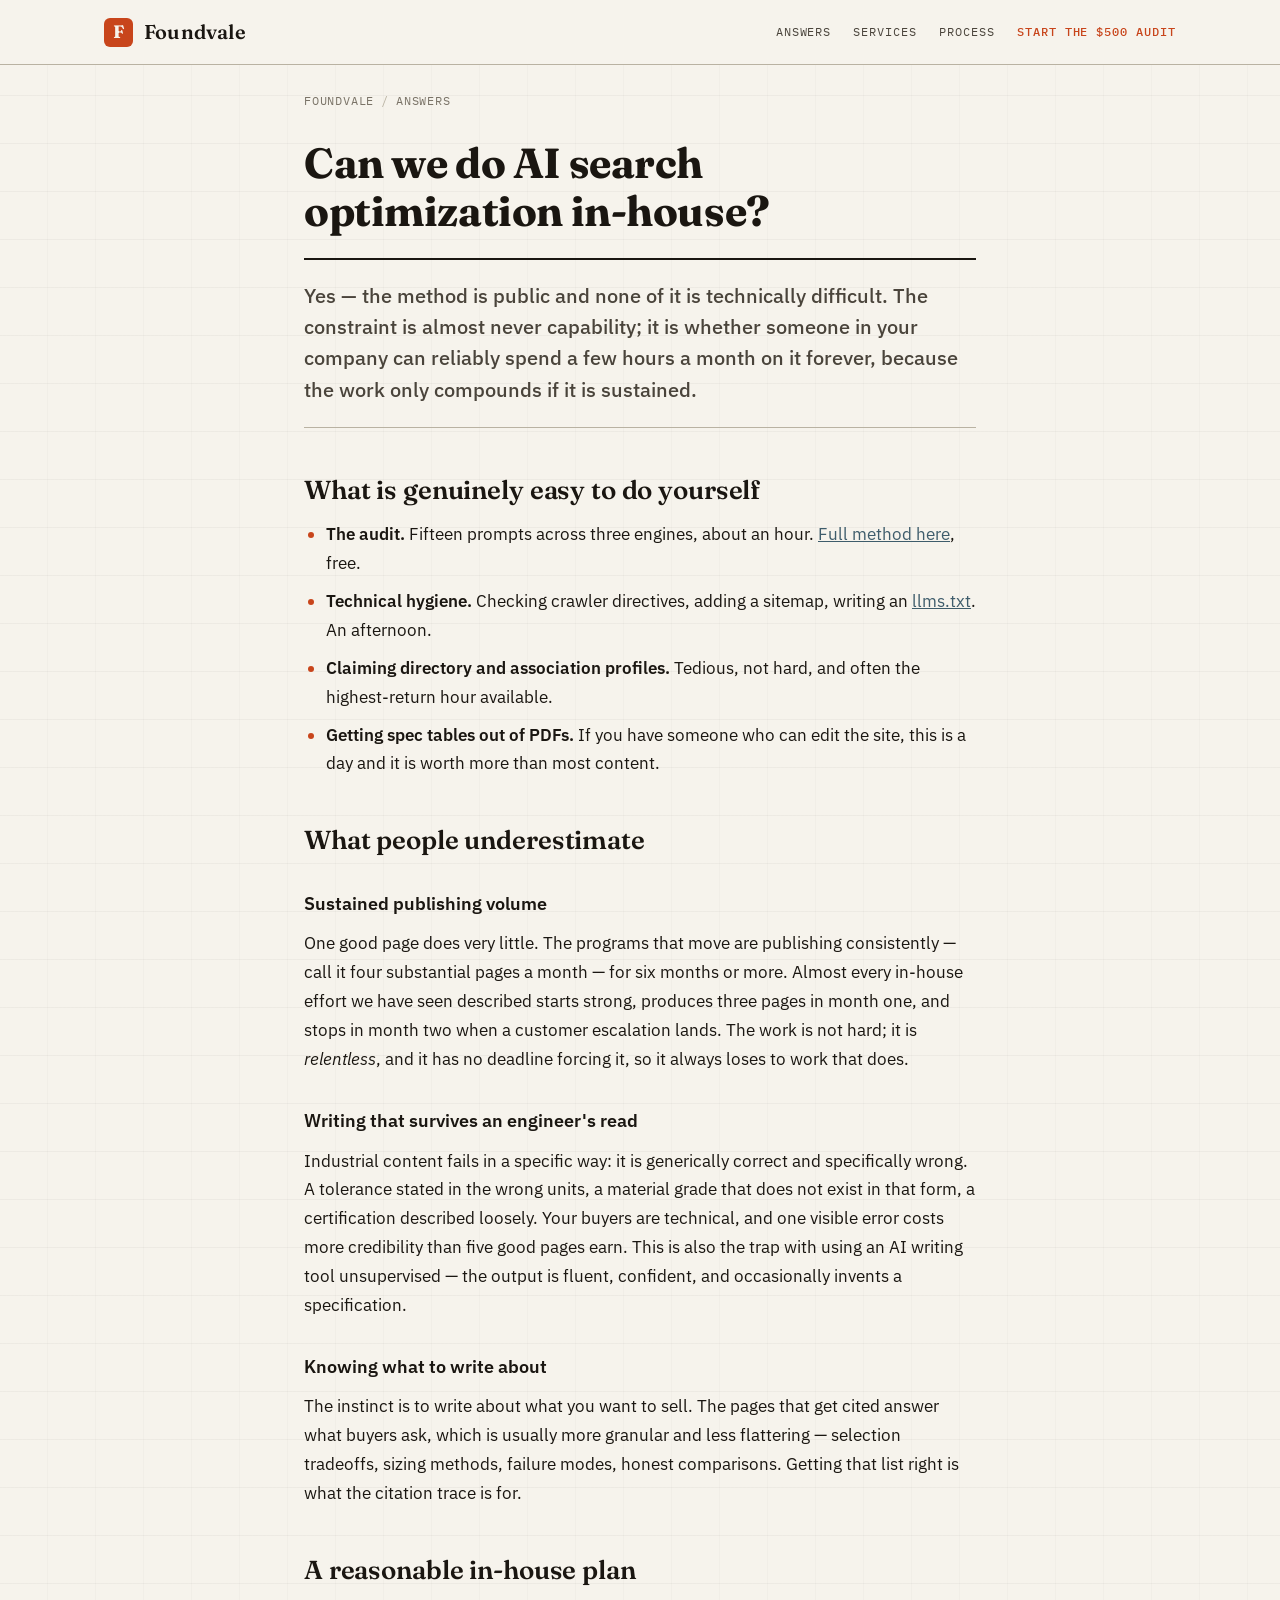
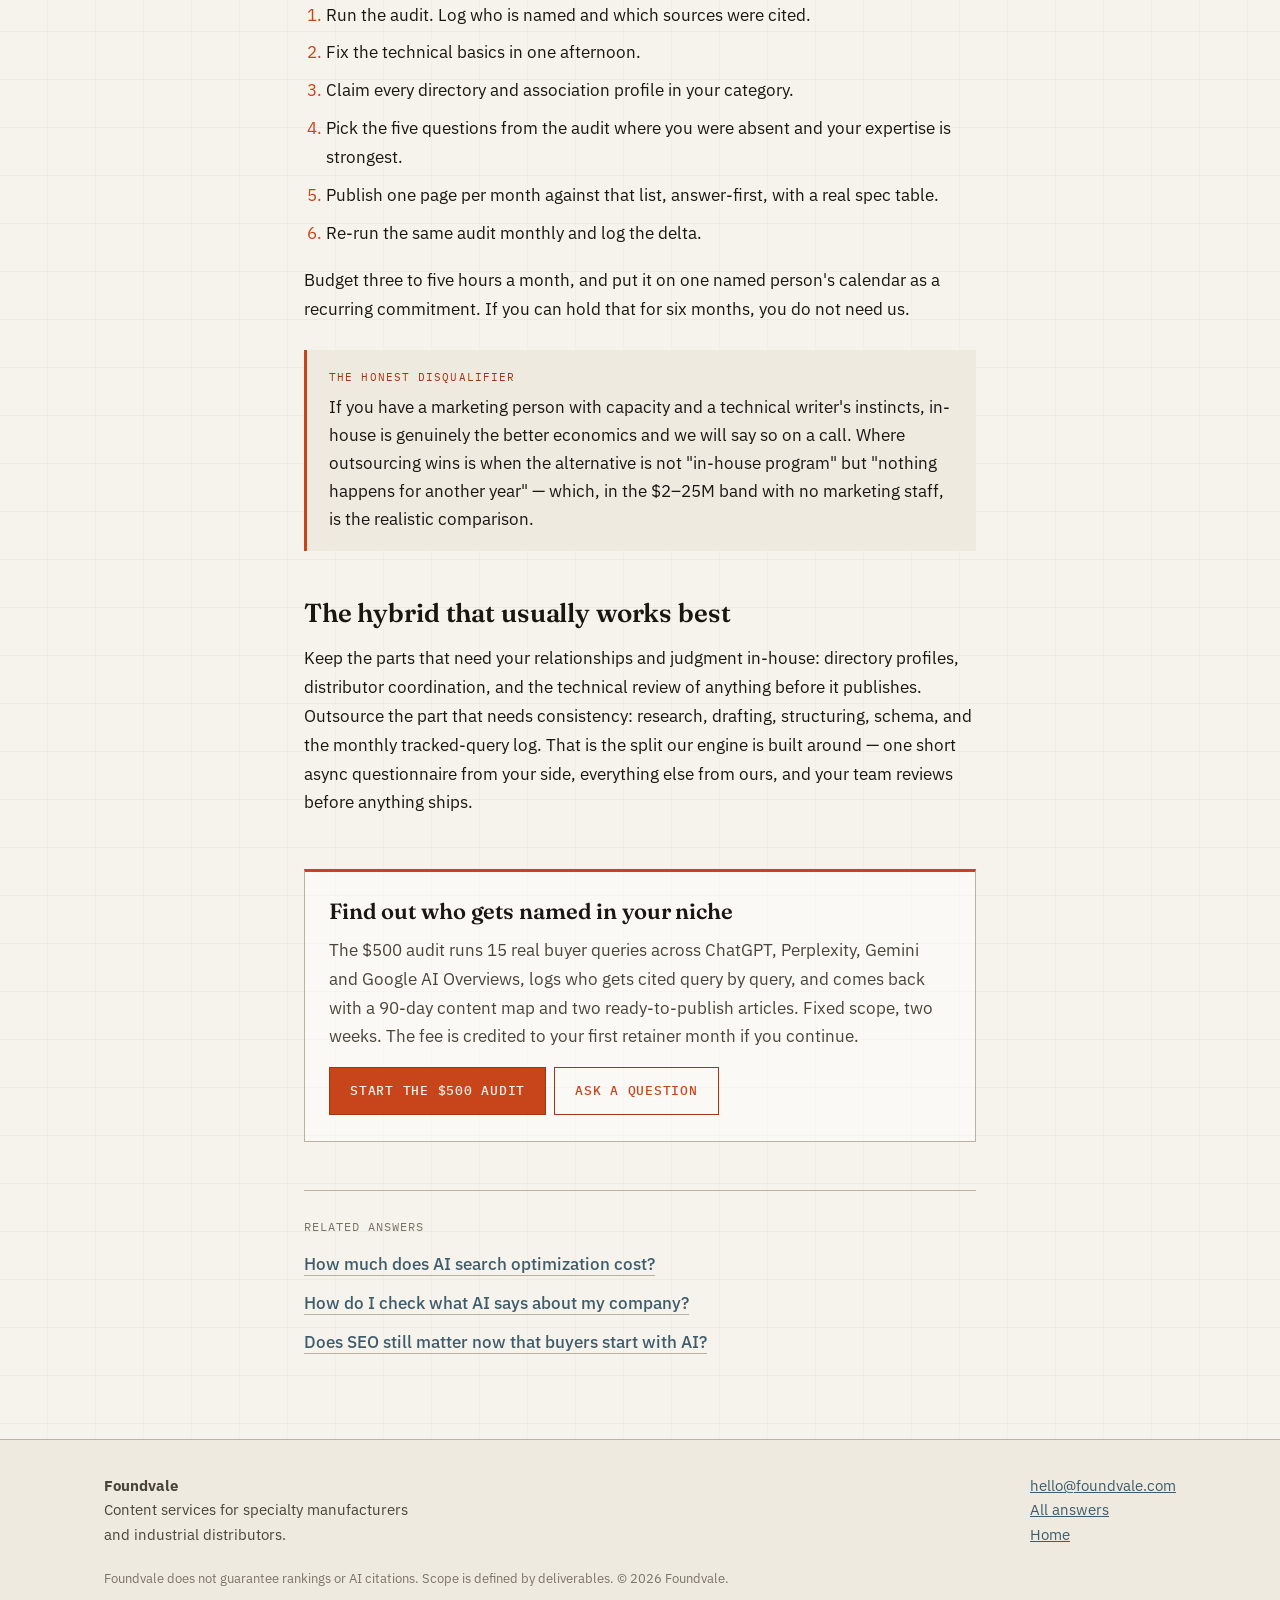
<file: answers/can-we-do-ai-search-optimization-in-house/index.html>
<!doctype html>
<html lang="en">
<head>
<meta charset="utf-8">
<meta name="viewport" content="width=device-width, initial-scale=1">
<title>Can you do AI search optimization in-house? An honest assessment | Foundvale</title>
<link rel="canonical" href="https://foundvale.com/answers/can-we-do-ai-search-optimization-in-house/">
<meta name="description" content="Yes, if someone owns it for a few hours every month, indefinitely. The audit is easy and the consistency is hard — most in-house programs stall on sustained publishing, not on knowing what to do.">
<meta name="robots" content="index, follow, max-snippet:-1, max-image-preview:large, max-video-preview:-1">
<meta property="og:title" content="Can we do AI search optimization in-house?">
<meta property="og:description" content="Yes, if someone owns it for a few hours every month, indefinitely. The audit is easy and the consistency is hard — most in-house programs stall on sustained publishing, not on knowing what to do.">
<meta property="og:type" content="article">
<meta property="og:url" content="https://foundvale.com/answers/can-we-do-ai-search-optimization-in-house/">
<meta property="og:site_name" content="Foundvale">
<meta property="og:image" content="https://foundvale.com/og.png">
<meta name="twitter:card" content="summary_large_image">
<meta name="twitter:title" content="Can we do AI search optimization in-house?">
<meta name="twitter:description" content="Yes, if someone owns it for a few hours every month, indefinitely. The audit is easy and the consistency is hard — most in-house programs stall on sustained publishing, not on knowing what to do.">
<meta name="twitter:image" content="https://foundvale.com/og.png">
<link rel="icon" href="/favicon.ico" sizes="any">
<link rel="preconnect" href="https://fonts.googleapis.com">
<link rel="preconnect" href="https://fonts.gstatic.com" crossorigin>
<link href="https://fonts.googleapis.com/css2?family=Fraunces:opsz,wght@9..144,400;9..144,600;9..144,700&family=IBM+Plex+Sans:wght@400;500;600&family=IBM+Plex+Mono:wght@400;500&display=swap" rel="stylesheet">
<link rel="stylesheet" href="/assets/article.css">
<script type="application/ld+json">
{
  "@context": "https://schema.org",
  "@graph": [
    {
      "@type": "Article",
      "@id": "https://foundvale.com/answers/can-we-do-ai-search-optimization-in-house/#article",
      "headline": "Can you do AI search optimization in-house? An honest assessment",
      "description": "Yes, if someone owns it for a few hours every month, indefinitely. The audit is easy and the consistency is hard \u2014 most in-house programs stall on sustained publishing, not on knowing what to do.",
      "url": "https://foundvale.com/answers/can-we-do-ai-search-optimization-in-house/",
      "datePublished": "2026-08-04",
      "dateModified": "2026-08-04",
      "inLanguage": "en-US",
      "isPartOf": {
        "@id": "https://foundvale.com/#website"
      },
      "publisher": {
        "@id": "https://foundvale.com/#organization"
      },
      "author": {
        "@type": "Organization",
        "name": "Foundvale",
        "url": "https://foundvale.com/"
      },
      "about": {
        "@type": "Thing",
        "name": "AI search visibility for industrial B2B"
      }
    },
    {
      "@type": "FAQPage",
      "@id": "https://foundvale.com/answers/can-we-do-ai-search-optimization-in-house/#faq",
      "mainEntity": [
        {
          "@type": "Question",
          "name": "Can we do AI search optimization in-house?",
          "acceptedAnswer": {
            "@type": "Answer",
            "text": "Yes \u2014 the method is public and none of it is technically difficult. The constraint is almost never capability; it is whether someone in your company can reliably spend a few hours a month on it forever, because the work only compounds if it is sustained."
          }
        }
      ]
    },
    {
      "@type": "BreadcrumbList",
      "@id": "https://foundvale.com/answers/can-we-do-ai-search-optimization-in-house/#breadcrumb",
      "itemListElement": [
        {
          "@type": "ListItem",
          "position": 1,
          "name": "Home",
          "item": "https://foundvale.com/"
        },
        {
          "@type": "ListItem",
          "position": 2,
          "name": "Answers",
          "item": "https://foundvale.com/answers/"
        },
        {
          "@type": "ListItem",
          "position": 3,
          "name": "Can we do AI search optimization in-house?",
          "item": "https://foundvale.com/answers/can-we-do-ai-search-optimization-in-house/"
        }
      ]
    }
  ]
}
</script>
</head>
<body>
<header>
  <div class="bar">
    <a class="mark" href="/"><span class="badge">F</span><span class="name">Foundvale</span></a>
    <nav>
      <a href="/answers/">Answers</a>
      <a href="/#offer">Services</a>
      <a href="/#process">Process</a>
      <a class="cta" href="/#offer">Start the $500 audit</a>
    </nav>
  </div>
</header>
<div class="wrap">
  <div class="crumb"><a href="/">Foundvale</a><span>/</span><a href="/answers/">Answers</a></div>
  <article>
    <h1>Can we do AI search optimization in-house?</h1>
    <p class="standfirst">Yes — the method is public and none of it is technically difficult. The constraint is almost never capability; it is whether someone in your company can reliably spend a few hours a month on it forever, because the work only compounds if it is sustained.</p>

<h2>What is genuinely easy to do yourself</h2>
<ul>
  <li><strong>The audit.</strong> Fifteen prompts across three engines, about an hour. <a href="/answers/check-what-ai-says-about-your-company/">Full method here</a>, free.</li>
  <li><strong>Technical hygiene.</strong> Checking crawler directives, adding a sitemap, writing an <a href="/answers/what-is-llms-txt/">llms.txt</a>. An afternoon.</li>
  <li><strong>Claiming directory and association profiles.</strong> Tedious, not hard, and often the highest-return hour available.</li>
  <li><strong>Getting spec tables out of PDFs.</strong> If you have someone who can edit the site, this is a day and it is worth more than most content.</li>
</ul>

<h2>What people underestimate</h2>
<h3>Sustained publishing volume</h3>
<p>One good page does very little. The programs that move are publishing consistently — call it four substantial pages a month — for six months or more. Almost every in-house effort we have seen described starts strong, produces three pages in month one, and stops in month two when a customer escalation lands. The work is not hard; it is <em>relentless</em>, and it has no deadline forcing it, so it always loses to work that does.</p>

<h3>Writing that survives an engineer's read</h3>
<p>Industrial content fails in a specific way: it is generically correct and specifically wrong. A tolerance stated in the wrong units, a material grade that does not exist in that form, a certification described loosely. Your buyers are technical, and one visible error costs more credibility than five good pages earn. This is also the trap with using an AI writing tool unsupervised — the output is fluent, confident, and occasionally invents a specification.</p>

<h3>Knowing what to write about</h3>
<p>The instinct is to write about what you want to sell. The pages that get cited answer what buyers ask, which is usually more granular and less flattering — selection tradeoffs, sizing methods, failure modes, honest comparisons. Getting that list right is what the citation trace is for.</p>

<h2>A reasonable in-house plan</h2>
<ol>
  <li>Run the audit. Log who is named and which sources were cited.</li>
  <li>Fix the technical basics in one afternoon.</li>
  <li>Claim every directory and association profile in your category.</li>
  <li>Pick the five questions from the audit where you were absent and your expertise is strongest.</li>
  <li>Publish one page per month against that list, answer-first, with a real spec table.</li>
  <li>Re-run the same audit monthly and log the delta.</li>
</ol>
<p>Budget three to five hours a month, and put it on one named person's calendar as a recurring commitment. If you can hold that for six months, you do not need us.</p>

<div class="callout">
  <span class="lbl">The honest disqualifier</span>
  <p>If you have a marketing person with capacity and a technical writer's instincts, in-house is genuinely the better economics and we will say so on a call. Where outsourcing wins is when the alternative is not "in-house program" but "nothing happens for another year" — which, in the $2&ndash;25M band with no marketing staff, is the realistic comparison.</p>
</div>

<h2>The hybrid that usually works best</h2>
<p>Keep the parts that need your relationships and judgment in-house: directory profiles, distributor coordination, and the technical review of anything before it publishes. Outsource the part that needs consistency: research, drafting, structuring, schema, and the monthly tracked-query log. That is the split our engine is built around — one short async questionnaire from your side, everything else from ours, and your team reviews before anything ships.</p>
<div class="nextstep">
  <h2>Find out who gets named in your niche</h2>
  <p>The $500 audit runs 15 real buyer queries across ChatGPT, Perplexity, Gemini and Google AI Overviews, logs who gets cited query by query, and comes back with a 90-day content map and two ready-to-publish articles. Fixed scope, two weeks. The fee is credited to your first retainer month if you continue.</p>
  <a class="btn" href="/#offer">Start the $500 audit</a><a class="btn ghost" href="mailto:hello@foundvale.com">Ask a question</a>
</div>
    <div class="related">
      <span class="lbl">Related answers</span>
      <ul>
      <li><a href="/answers/how-much-does-ai-search-optimization-cost/">How much does AI search optimization cost?</a></li>
      <li><a href="/answers/check-what-ai-says-about-your-company/">How do I check what AI says about my company?</a></li>
      <li><a href="/answers/does-seo-still-matter-with-ai-search/">Does SEO still matter now that buyers start with AI?</a></li>
      </ul>
    </div>
  </article>
</div>
<footer>
  <div class="wrap">
    <div class="frow">
      <div><strong>Foundvale</strong><br>Content services for specialty manufacturers<br>and industrial distributors.</div>
      <div><a href="mailto:hello@foundvale.com">hello@foundvale.com</a><br><a href="/answers/">All answers</a><br><a href="/">Home</a></div>
    </div>
    <div class="fine">Foundvale does not guarantee rankings or AI citations. Scope is defined by deliverables. &copy; 2026 Foundvale.</div>
  </div>
</footer>
</body>
</html>
</file>
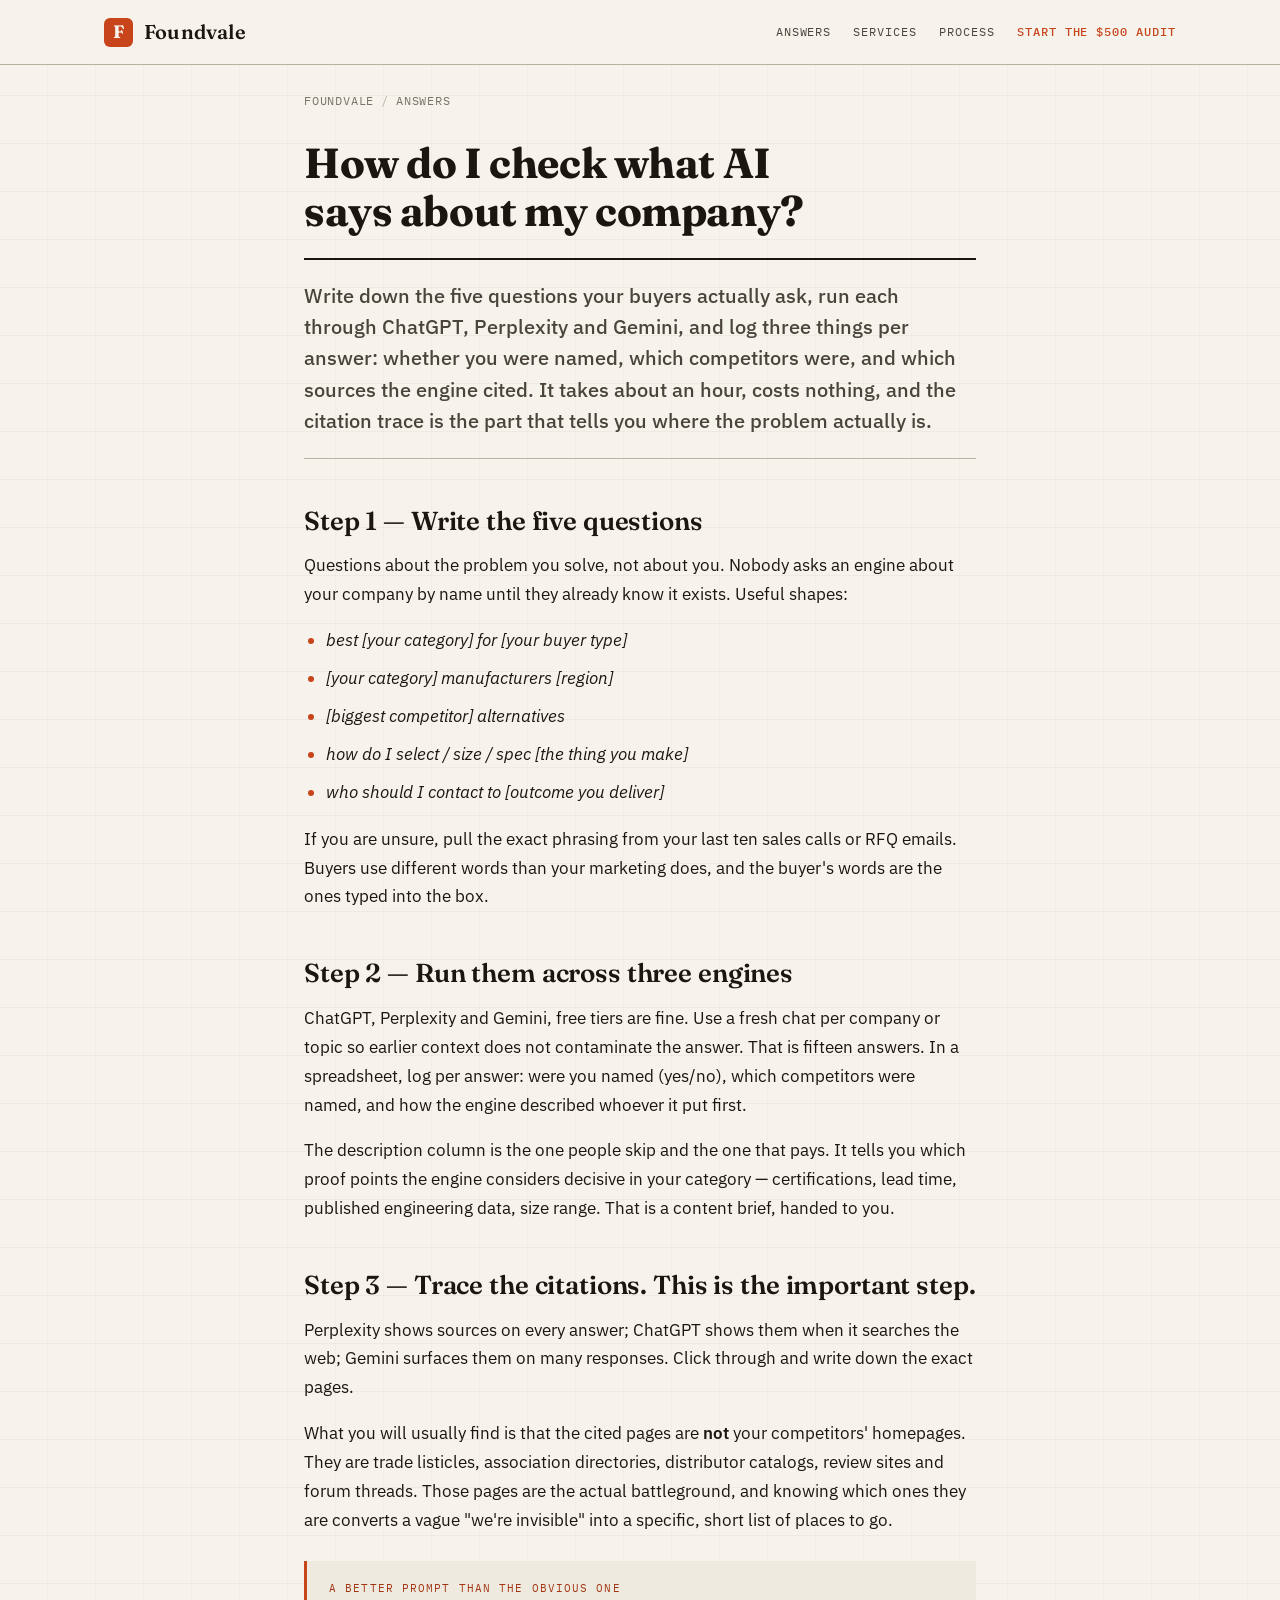
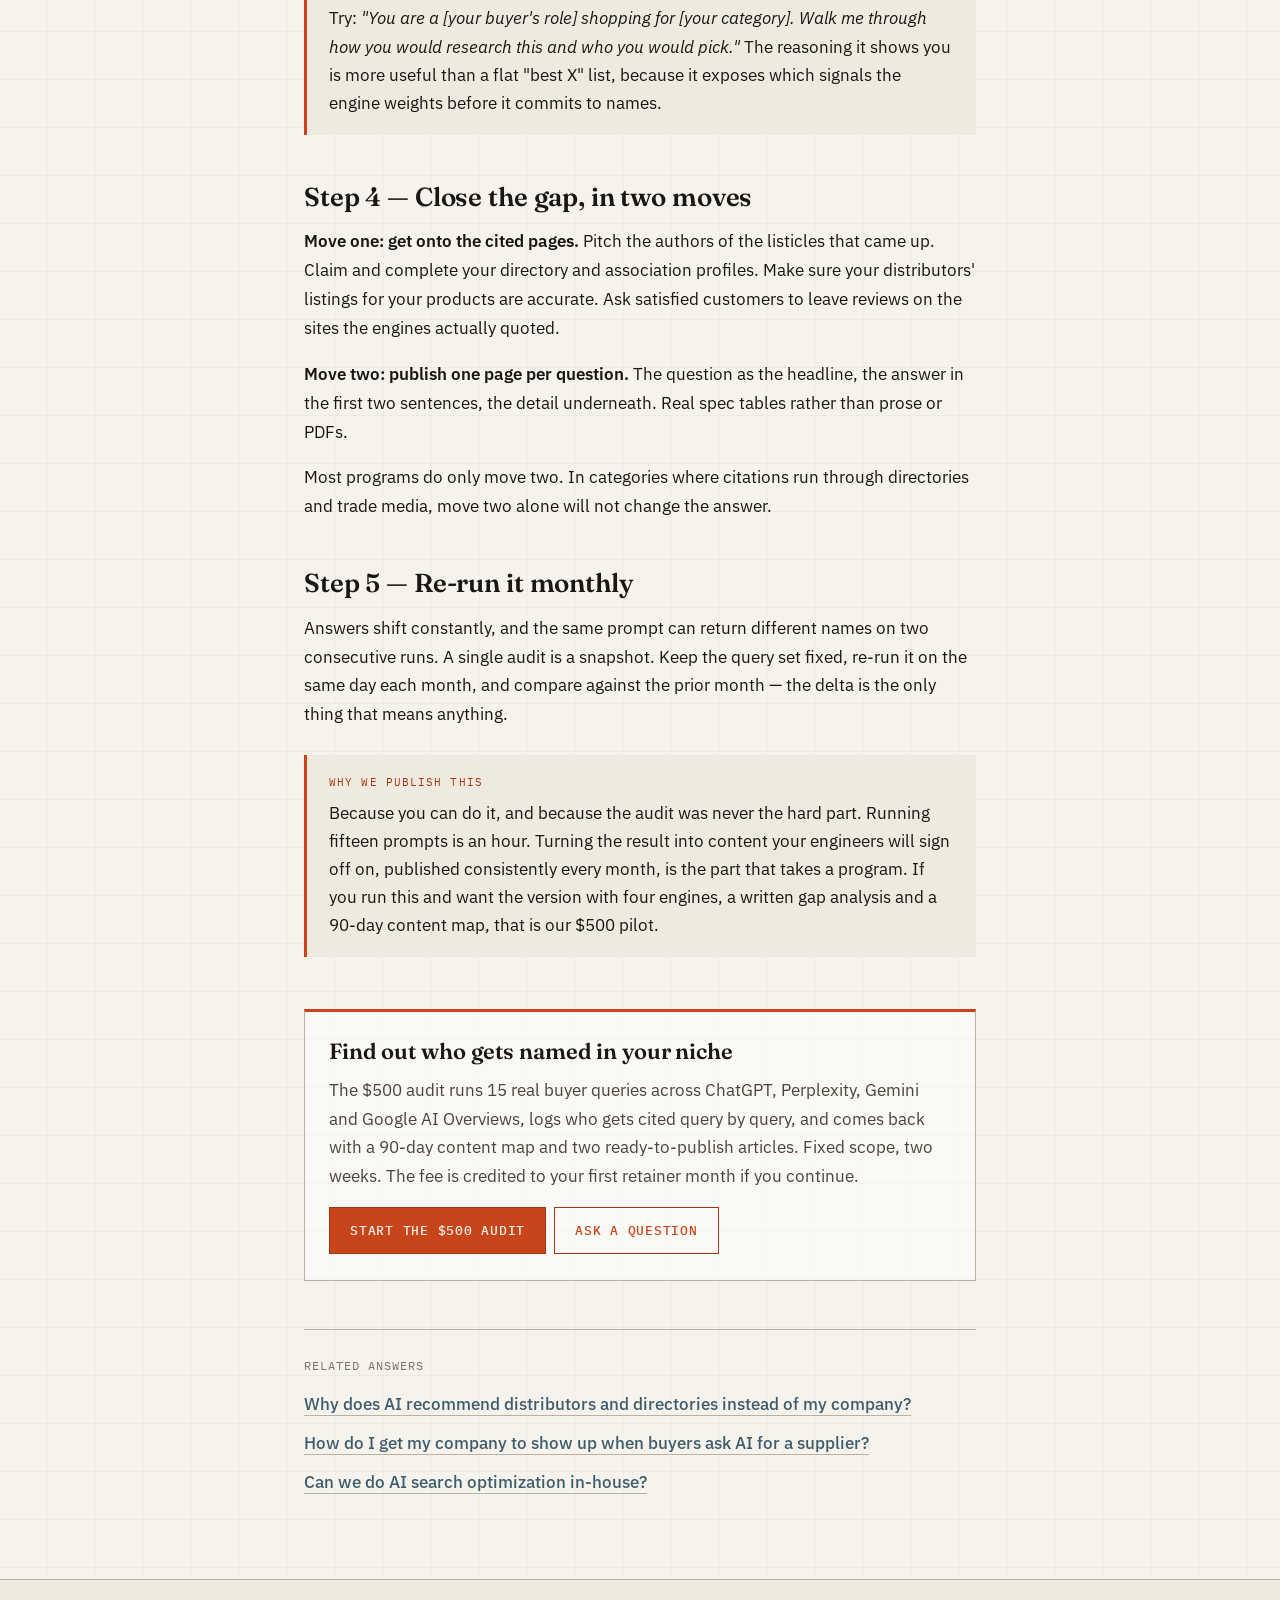
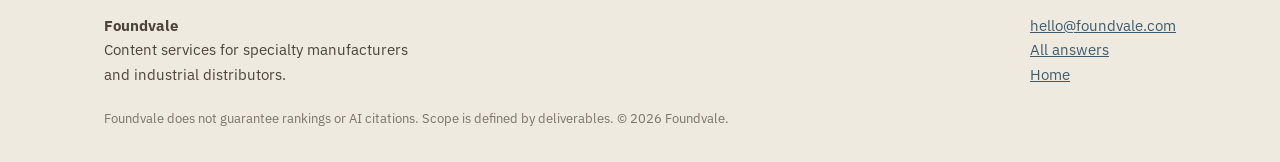
<file: answers/check-what-ai-says-about-your-company/index.html>
<!doctype html>
<html lang="en">
<head>
<meta charset="utf-8">
<meta name="viewport" content="width=device-width, initial-scale=1">
<title>How to check what AI says about your company (free, about an hour) | Foundvale</title>
<link rel="canonical" href="https://foundvale.com/answers/check-what-ai-says-about-your-company/">
<meta name="description" content="Run five real buyer questions through ChatGPT, Perplexity and Gemini, log whether you are named, which competitors are, and which sources were cited. The citation trace is the part that tells you what to fix.">
<meta name="robots" content="index, follow, max-snippet:-1, max-image-preview:large, max-video-preview:-1">
<meta property="og:title" content="How do I check what AI says about my company?">
<meta property="og:description" content="Run five real buyer questions through ChatGPT, Perplexity and Gemini, log whether you are named, which competitors are, and which sources were cited. The citation trace is the part that tells you what to fix.">
<meta property="og:type" content="article">
<meta property="og:url" content="https://foundvale.com/answers/check-what-ai-says-about-your-company/">
<meta property="og:site_name" content="Foundvale">
<meta property="og:image" content="https://foundvale.com/og.png">
<meta name="twitter:card" content="summary_large_image">
<meta name="twitter:title" content="How do I check what AI says about my company?">
<meta name="twitter:description" content="Run five real buyer questions through ChatGPT, Perplexity and Gemini, log whether you are named, which competitors are, and which sources were cited. The citation trace is the part that tells you what to fix.">
<meta name="twitter:image" content="https://foundvale.com/og.png">
<link rel="icon" href="/favicon.ico" sizes="any">
<link rel="preconnect" href="https://fonts.googleapis.com">
<link rel="preconnect" href="https://fonts.gstatic.com" crossorigin>
<link href="https://fonts.googleapis.com/css2?family=Fraunces:opsz,wght@9..144,400;9..144,600;9..144,700&family=IBM+Plex+Sans:wght@400;500;600&family=IBM+Plex+Mono:wght@400;500&display=swap" rel="stylesheet">
<link rel="stylesheet" href="/assets/article.css">
<script type="application/ld+json">
{
  "@context": "https://schema.org",
  "@graph": [
    {
      "@type": "Article",
      "@id": "https://foundvale.com/answers/check-what-ai-says-about-your-company/#article",
      "headline": "How to check what AI says about your company (free, about an hour)",
      "description": "Run five real buyer questions through ChatGPT, Perplexity and Gemini, log whether you are named, which competitors are, and which sources were cited. The citation trace is the part that tells you what to fix.",
      "url": "https://foundvale.com/answers/check-what-ai-says-about-your-company/",
      "datePublished": "2026-08-04",
      "dateModified": "2026-08-04",
      "inLanguage": "en-US",
      "isPartOf": {
        "@id": "https://foundvale.com/#website"
      },
      "publisher": {
        "@id": "https://foundvale.com/#organization"
      },
      "author": {
        "@type": "Organization",
        "name": "Foundvale",
        "url": "https://foundvale.com/"
      },
      "about": {
        "@type": "Thing",
        "name": "AI search visibility for industrial B2B"
      }
    },
    {
      "@type": "FAQPage",
      "@id": "https://foundvale.com/answers/check-what-ai-says-about-your-company/#faq",
      "mainEntity": [
        {
          "@type": "Question",
          "name": "How do I check what AI says about my company?",
          "acceptedAnswer": {
            "@type": "Answer",
            "text": "Write down the five questions your buyers actually ask, run each through ChatGPT, Perplexity and Gemini, and log three things per answer: whether you were named, which competitors were, and which sources the engine cited. It takes about an hour, costs nothing, and the citation trace is the part that tells you where the problem actually is."
          }
        }
      ]
    },
    {
      "@type": "BreadcrumbList",
      "@id": "https://foundvale.com/answers/check-what-ai-says-about-your-company/#breadcrumb",
      "itemListElement": [
        {
          "@type": "ListItem",
          "position": 1,
          "name": "Home",
          "item": "https://foundvale.com/"
        },
        {
          "@type": "ListItem",
          "position": 2,
          "name": "Answers",
          "item": "https://foundvale.com/answers/"
        },
        {
          "@type": "ListItem",
          "position": 3,
          "name": "How do I check what AI says about my company?",
          "item": "https://foundvale.com/answers/check-what-ai-says-about-your-company/"
        }
      ]
    }
  ]
}
</script>
</head>
<body>
<header>
  <div class="bar">
    <a class="mark" href="/"><span class="badge">F</span><span class="name">Foundvale</span></a>
    <nav>
      <a href="/answers/">Answers</a>
      <a href="/#offer">Services</a>
      <a href="/#process">Process</a>
      <a class="cta" href="/#offer">Start the $500 audit</a>
    </nav>
  </div>
</header>
<div class="wrap">
  <div class="crumb"><a href="/">Foundvale</a><span>/</span><a href="/answers/">Answers</a></div>
  <article>
    <h1>How do I check what AI says about my company?</h1>
    <p class="standfirst">Write down the five questions your buyers actually ask, run each through ChatGPT, Perplexity and Gemini, and log three things per answer: whether you were named, which competitors were, and which sources the engine cited. It takes about an hour, costs nothing, and the citation trace is the part that tells you where the problem actually is.</p>

<h2>Step 1 &mdash; Write the five questions</h2>
<p>Questions about the problem you solve, not about you. Nobody asks an engine about your company by name until they already know it exists. Useful shapes:</p>
<ul>
  <li><em>best [your category] for [your buyer type]</em></li>
  <li><em>[your category] manufacturers [region]</em></li>
  <li><em>[biggest competitor] alternatives</em></li>
  <li><em>how do I select / size / spec [the thing you make]</em></li>
  <li><em>who should I contact to [outcome you deliver]</em></li>
</ul>
<p>If you are unsure, pull the exact phrasing from your last ten sales calls or RFQ emails. Buyers use different words than your marketing does, and the buyer's words are the ones typed into the box.</p>

<h2>Step 2 &mdash; Run them across three engines</h2>
<p>ChatGPT, Perplexity and Gemini, free tiers are fine. Use a fresh chat per company or topic so earlier context does not contaminate the answer. That is fifteen answers. In a spreadsheet, log per answer: were you named (yes/no), which competitors were named, and how the engine described whoever it put first.</p>
<p>The description column is the one people skip and the one that pays. It tells you which proof points the engine considers decisive in your category — certifications, lead time, published engineering data, size range. That is a content brief, handed to you.</p>

<h2>Step 3 &mdash; Trace the citations. This is the important step.</h2>
<p>Perplexity shows sources on every answer; ChatGPT shows them when it searches the web; Gemini surfaces them on many responses. Click through and write down the exact pages.</p>
<p>What you will usually find is that the cited pages are <strong>not</strong> your competitors' homepages. They are trade listicles, association directories, distributor catalogs, review sites and forum threads. Those pages are the actual battleground, and knowing which ones they are converts a vague "we're invisible" into a specific, short list of places to go.</p>

<div class="callout">
  <span class="lbl">A better prompt than the obvious one</span>
  <p>Try: <em>"You are a [your buyer's role] shopping for [your category]. Walk me through how you would research this and who you would pick."</em> The reasoning it shows you is more useful than a flat "best X" list, because it exposes which signals the engine weights before it commits to names.</p>
</div>

<h2>Step 4 &mdash; Close the gap, in two moves</h2>
<p><strong>Move one: get onto the cited pages.</strong> Pitch the authors of the listicles that came up. Claim and complete your directory and association profiles. Make sure your distributors' listings for your products are accurate. Ask satisfied customers to leave reviews on the sites the engines actually quoted.</p>
<p><strong>Move two: publish one page per question.</strong> The question as the headline, the answer in the first two sentences, the detail underneath. Real spec tables rather than prose or PDFs.</p>
<p>Most programs do only move two. In categories where citations run through directories and trade media, move two alone will not change the answer.</p>

<h2>Step 5 &mdash; Re-run it monthly</h2>
<p>Answers shift constantly, and the same prompt can return different names on two consecutive runs. A single audit is a snapshot. Keep the query set fixed, re-run it on the same day each month, and compare against the prior month — the delta is the only thing that means anything.</p>

<div class="callout">
  <span class="lbl">Why we publish this</span>
  <p>Because you can do it, and because the audit was never the hard part. Running fifteen prompts is an hour. Turning the result into content your engineers will sign off on, published consistently every month, is the part that takes a program. If you run this and want the version with four engines, a written gap analysis and a 90-day content map, that is our $500 pilot.</p>
</div>
<div class="nextstep">
  <h2>Find out who gets named in your niche</h2>
  <p>The $500 audit runs 15 real buyer queries across ChatGPT, Perplexity, Gemini and Google AI Overviews, logs who gets cited query by query, and comes back with a 90-day content map and two ready-to-publish articles. Fixed scope, two weeks. The fee is credited to your first retainer month if you continue.</p>
  <a class="btn" href="/#offer">Start the $500 audit</a><a class="btn ghost" href="mailto:hello@foundvale.com">Ask a question</a>
</div>
    <div class="related">
      <span class="lbl">Related answers</span>
      <ul>
      <li><a href="/answers/why-ai-names-distributors-instead-of-manufacturers/">Why does AI recommend distributors and directories instead of my company?</a></li>
      <li><a href="/answers/get-found-when-buyers-ask-ai-for-suppliers/">How do I get my company to show up when buyers ask AI for a supplier?</a></li>
      <li><a href="/answers/can-we-do-ai-search-optimization-in-house/">Can we do AI search optimization in-house?</a></li>
      </ul>
    </div>
  </article>
</div>
<footer>
  <div class="wrap">
    <div class="frow">
      <div><strong>Foundvale</strong><br>Content services for specialty manufacturers<br>and industrial distributors.</div>
      <div><a href="mailto:hello@foundvale.com">hello@foundvale.com</a><br><a href="/answers/">All answers</a><br><a href="/">Home</a></div>
    </div>
    <div class="fine">Foundvale does not guarantee rankings or AI citations. Scope is defined by deliverables. &copy; 2026 Foundvale.</div>
  </div>
</footer>
</body>
</html>
</file>
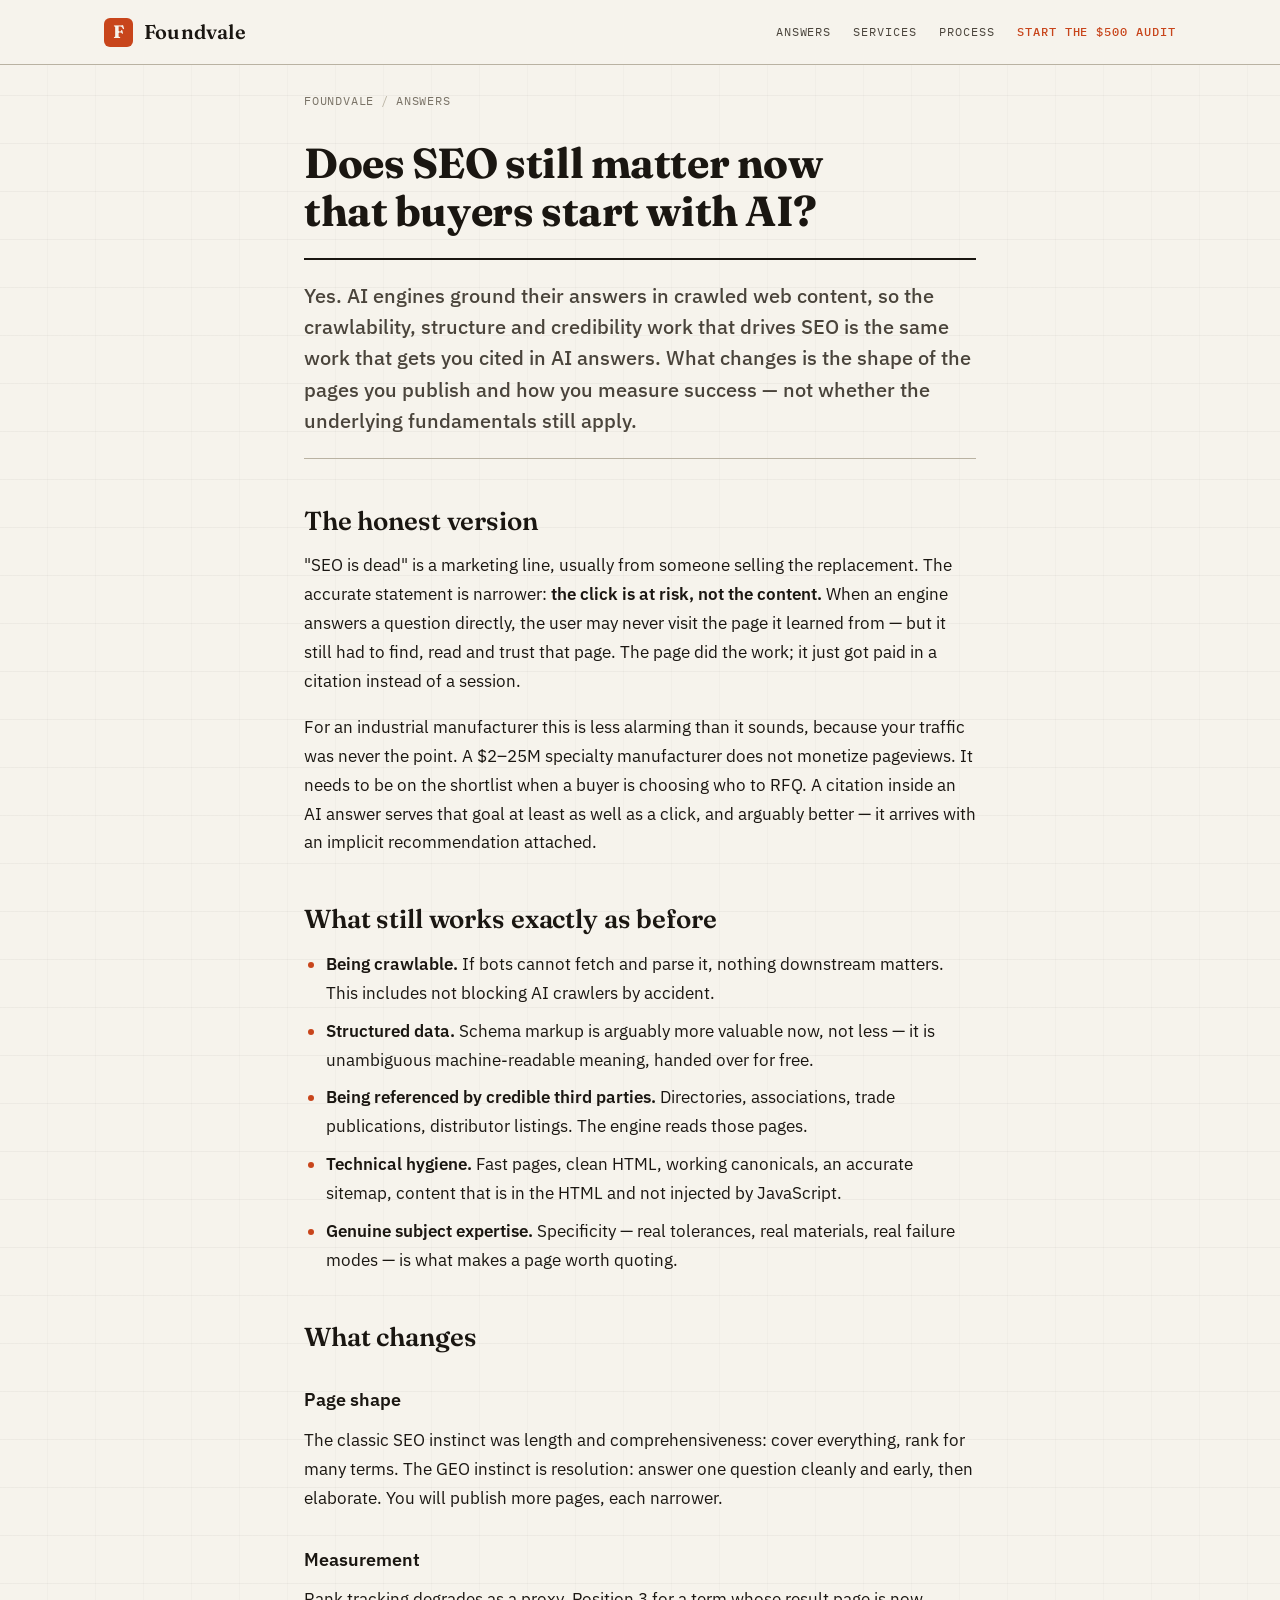
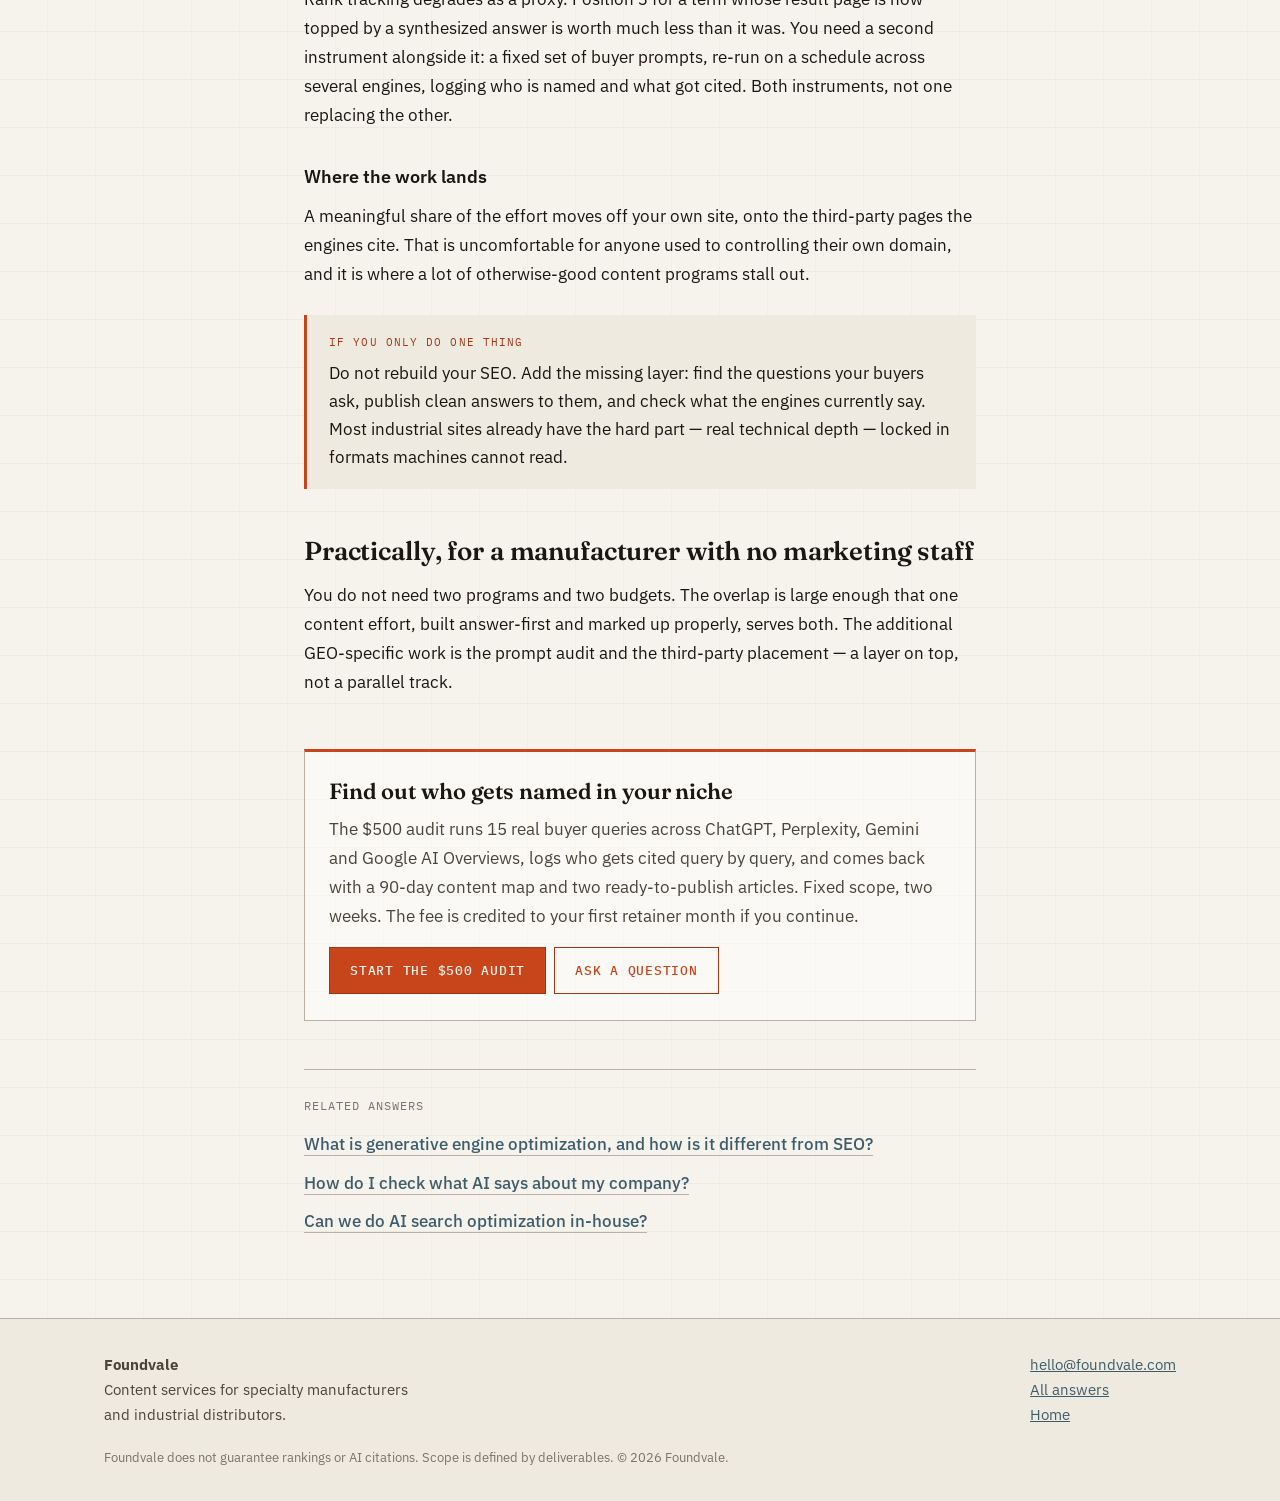
<file: answers/does-seo-still-matter-with-ai-search/index.html>
<!doctype html>
<html lang="en">
<head>
<meta charset="utf-8">
<meta name="viewport" content="width=device-width, initial-scale=1">
<title>Does SEO still matter with AI search? Yes — and here is what changes | Foundvale</title>
<link rel="canonical" href="https://foundvale.com/answers/does-seo-still-matter-with-ai-search/">
<meta name="description" content="SEO still matters: AI engines ground answers in crawled web content, so the technical and credibility work that drove SEO also drives AI citations. What changes is page shape and how you measure.">
<meta name="robots" content="index, follow, max-snippet:-1, max-image-preview:large, max-video-preview:-1">
<meta property="og:title" content="Does SEO still matter now that buyers start with AI?">
<meta property="og:description" content="SEO still matters: AI engines ground answers in crawled web content, so the technical and credibility work that drove SEO also drives AI citations. What changes is page shape and how you measure.">
<meta property="og:type" content="article">
<meta property="og:url" content="https://foundvale.com/answers/does-seo-still-matter-with-ai-search/">
<meta property="og:site_name" content="Foundvale">
<meta property="og:image" content="https://foundvale.com/og.png">
<meta name="twitter:card" content="summary_large_image">
<meta name="twitter:title" content="Does SEO still matter now that buyers start with AI?">
<meta name="twitter:description" content="SEO still matters: AI engines ground answers in crawled web content, so the technical and credibility work that drove SEO also drives AI citations. What changes is page shape and how you measure.">
<meta name="twitter:image" content="https://foundvale.com/og.png">
<link rel="icon" href="/favicon.ico" sizes="any">
<link rel="preconnect" href="https://fonts.googleapis.com">
<link rel="preconnect" href="https://fonts.gstatic.com" crossorigin>
<link href="https://fonts.googleapis.com/css2?family=Fraunces:opsz,wght@9..144,400;9..144,600;9..144,700&family=IBM+Plex+Sans:wght@400;500;600&family=IBM+Plex+Mono:wght@400;500&display=swap" rel="stylesheet">
<link rel="stylesheet" href="/assets/article.css">
<script type="application/ld+json">
{
  "@context": "https://schema.org",
  "@graph": [
    {
      "@type": "Article",
      "@id": "https://foundvale.com/answers/does-seo-still-matter-with-ai-search/#article",
      "headline": "Does SEO still matter with AI search? Yes \u2014 and here is what changes",
      "description": "SEO still matters: AI engines ground answers in crawled web content, so the technical and credibility work that drove SEO also drives AI citations. What changes is page shape and how you measure.",
      "url": "https://foundvale.com/answers/does-seo-still-matter-with-ai-search/",
      "datePublished": "2026-08-04",
      "dateModified": "2026-08-04",
      "inLanguage": "en-US",
      "isPartOf": {
        "@id": "https://foundvale.com/#website"
      },
      "publisher": {
        "@id": "https://foundvale.com/#organization"
      },
      "author": {
        "@type": "Organization",
        "name": "Foundvale",
        "url": "https://foundvale.com/"
      },
      "about": {
        "@type": "Thing",
        "name": "AI search visibility for industrial B2B"
      }
    },
    {
      "@type": "FAQPage",
      "@id": "https://foundvale.com/answers/does-seo-still-matter-with-ai-search/#faq",
      "mainEntity": [
        {
          "@type": "Question",
          "name": "Does SEO still matter now that buyers start with AI?",
          "acceptedAnswer": {
            "@type": "Answer",
            "text": "Yes. AI engines ground their answers in crawled web content, so the crawlability, structure and credibility work that drives SEO is the same work that gets you cited in AI answers. What changes is the shape of the pages you publish and how you measure success \u2014 not whether the underlying fundamentals still apply."
          }
        }
      ]
    },
    {
      "@type": "BreadcrumbList",
      "@id": "https://foundvale.com/answers/does-seo-still-matter-with-ai-search/#breadcrumb",
      "itemListElement": [
        {
          "@type": "ListItem",
          "position": 1,
          "name": "Home",
          "item": "https://foundvale.com/"
        },
        {
          "@type": "ListItem",
          "position": 2,
          "name": "Answers",
          "item": "https://foundvale.com/answers/"
        },
        {
          "@type": "ListItem",
          "position": 3,
          "name": "Does SEO still matter now that buyers start with AI?",
          "item": "https://foundvale.com/answers/does-seo-still-matter-with-ai-search/"
        }
      ]
    }
  ]
}
</script>
</head>
<body>
<header>
  <div class="bar">
    <a class="mark" href="/"><span class="badge">F</span><span class="name">Foundvale</span></a>
    <nav>
      <a href="/answers/">Answers</a>
      <a href="/#offer">Services</a>
      <a href="/#process">Process</a>
      <a class="cta" href="/#offer">Start the $500 audit</a>
    </nav>
  </div>
</header>
<div class="wrap">
  <div class="crumb"><a href="/">Foundvale</a><span>/</span><a href="/answers/">Answers</a></div>
  <article>
    <h1>Does SEO still matter now that buyers start with AI?</h1>
    <p class="standfirst">Yes. AI engines ground their answers in crawled web content, so the crawlability, structure and credibility work that drives SEO is the same work that gets you cited in AI answers. What changes is the shape of the pages you publish and how you measure success — not whether the underlying fundamentals still apply.</p>

<h2>The honest version</h2>
<p>"SEO is dead" is a marketing line, usually from someone selling the replacement. The accurate statement is narrower: <strong>the click is at risk, not the content.</strong> When an engine answers a question directly, the user may never visit the page it learned from — but it still had to find, read and trust that page. The page did the work; it just got paid in a citation instead of a session.</p>
<p>For an industrial manufacturer this is less alarming than it sounds, because your traffic was never the point. A $2–25M specialty manufacturer does not monetize pageviews. It needs to be on the shortlist when a buyer is choosing who to RFQ. A citation inside an AI answer serves that goal at least as well as a click, and arguably better — it arrives with an implicit recommendation attached.</p>

<h2>What still works exactly as before</h2>
<ul>
  <li><strong>Being crawlable.</strong> If bots cannot fetch and parse it, nothing downstream matters. This includes not blocking AI crawlers by accident.</li>
  <li><strong>Structured data.</strong> Schema markup is arguably more valuable now, not less — it is unambiguous machine-readable meaning, handed over for free.</li>
  <li><strong>Being referenced by credible third parties.</strong> Directories, associations, trade publications, distributor listings. The engine reads those pages.</li>
  <li><strong>Technical hygiene.</strong> Fast pages, clean HTML, working canonicals, an accurate sitemap, content that is in the HTML and not injected by JavaScript.</li>
  <li><strong>Genuine subject expertise.</strong> Specificity — real tolerances, real materials, real failure modes — is what makes a page worth quoting.</li>
</ul>

<h2>What changes</h2>
<h3>Page shape</h3>
<p>The classic SEO instinct was length and comprehensiveness: cover everything, rank for many terms. The GEO instinct is resolution: answer one question cleanly and early, then elaborate. You will publish more pages, each narrower.</p>

<h3>Measurement</h3>
<p>Rank tracking degrades as a proxy. Position 3 for a term whose result page is now topped by a synthesized answer is worth much less than it was. You need a second instrument alongside it: a fixed set of buyer prompts, re-run on a schedule across several engines, logging who is named and what got cited. Both instruments, not one replacing the other.</p>

<h3>Where the work lands</h3>
<p>A meaningful share of the effort moves off your own site, onto the third-party pages the engines cite. That is uncomfortable for anyone used to controlling their own domain, and it is where a lot of otherwise-good content programs stall out.</p>

<div class="callout">
  <span class="lbl">If you only do one thing</span>
  <p>Do not rebuild your SEO. Add the missing layer: find the questions your buyers ask, publish clean answers to them, and check what the engines currently say. Most industrial sites already have the hard part — real technical depth — locked in formats machines cannot read.</p>
</div>

<h2>Practically, for a manufacturer with no marketing staff</h2>
<p>You do not need two programs and two budgets. The overlap is large enough that one content effort, built answer-first and marked up properly, serves both. The additional GEO-specific work is the prompt audit and the third-party placement — a layer on top, not a parallel track.</p>
<div class="nextstep">
  <h2>Find out who gets named in your niche</h2>
  <p>The $500 audit runs 15 real buyer queries across ChatGPT, Perplexity, Gemini and Google AI Overviews, logs who gets cited query by query, and comes back with a 90-day content map and two ready-to-publish articles. Fixed scope, two weeks. The fee is credited to your first retainer month if you continue.</p>
  <a class="btn" href="/#offer">Start the $500 audit</a><a class="btn ghost" href="mailto:hello@foundvale.com">Ask a question</a>
</div>
    <div class="related">
      <span class="lbl">Related answers</span>
      <ul>
      <li><a href="/answers/what-is-generative-engine-optimization/">What is generative engine optimization, and how is it different from SEO?</a></li>
      <li><a href="/answers/check-what-ai-says-about-your-company/">How do I check what AI says about my company?</a></li>
      <li><a href="/answers/can-we-do-ai-search-optimization-in-house/">Can we do AI search optimization in-house?</a></li>
      </ul>
    </div>
  </article>
</div>
<footer>
  <div class="wrap">
    <div class="frow">
      <div><strong>Foundvale</strong><br>Content services for specialty manufacturers<br>and industrial distributors.</div>
      <div><a href="mailto:hello@foundvale.com">hello@foundvale.com</a><br><a href="/answers/">All answers</a><br><a href="/">Home</a></div>
    </div>
    <div class="fine">Foundvale does not guarantee rankings or AI citations. Scope is defined by deliverables. &copy; 2026 Foundvale.</div>
  </div>
</footer>
</body>
</html>
</file>
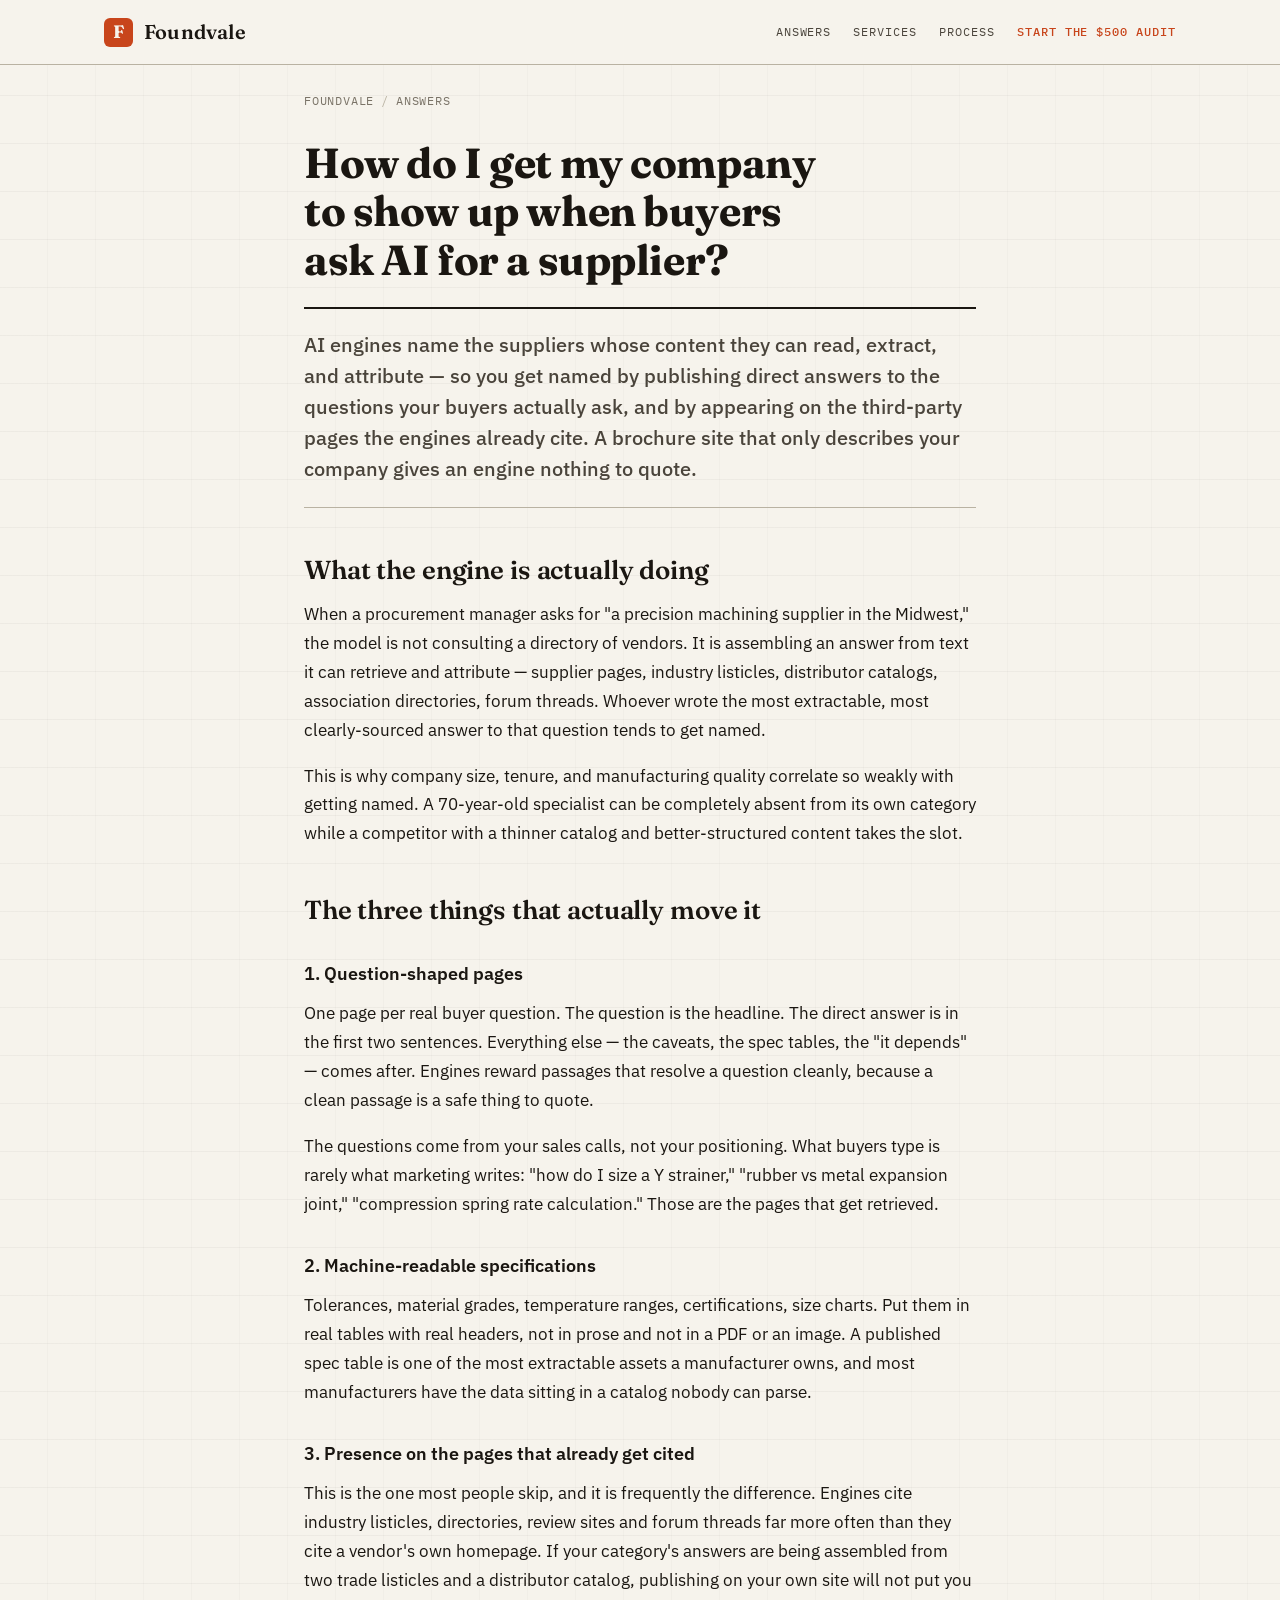
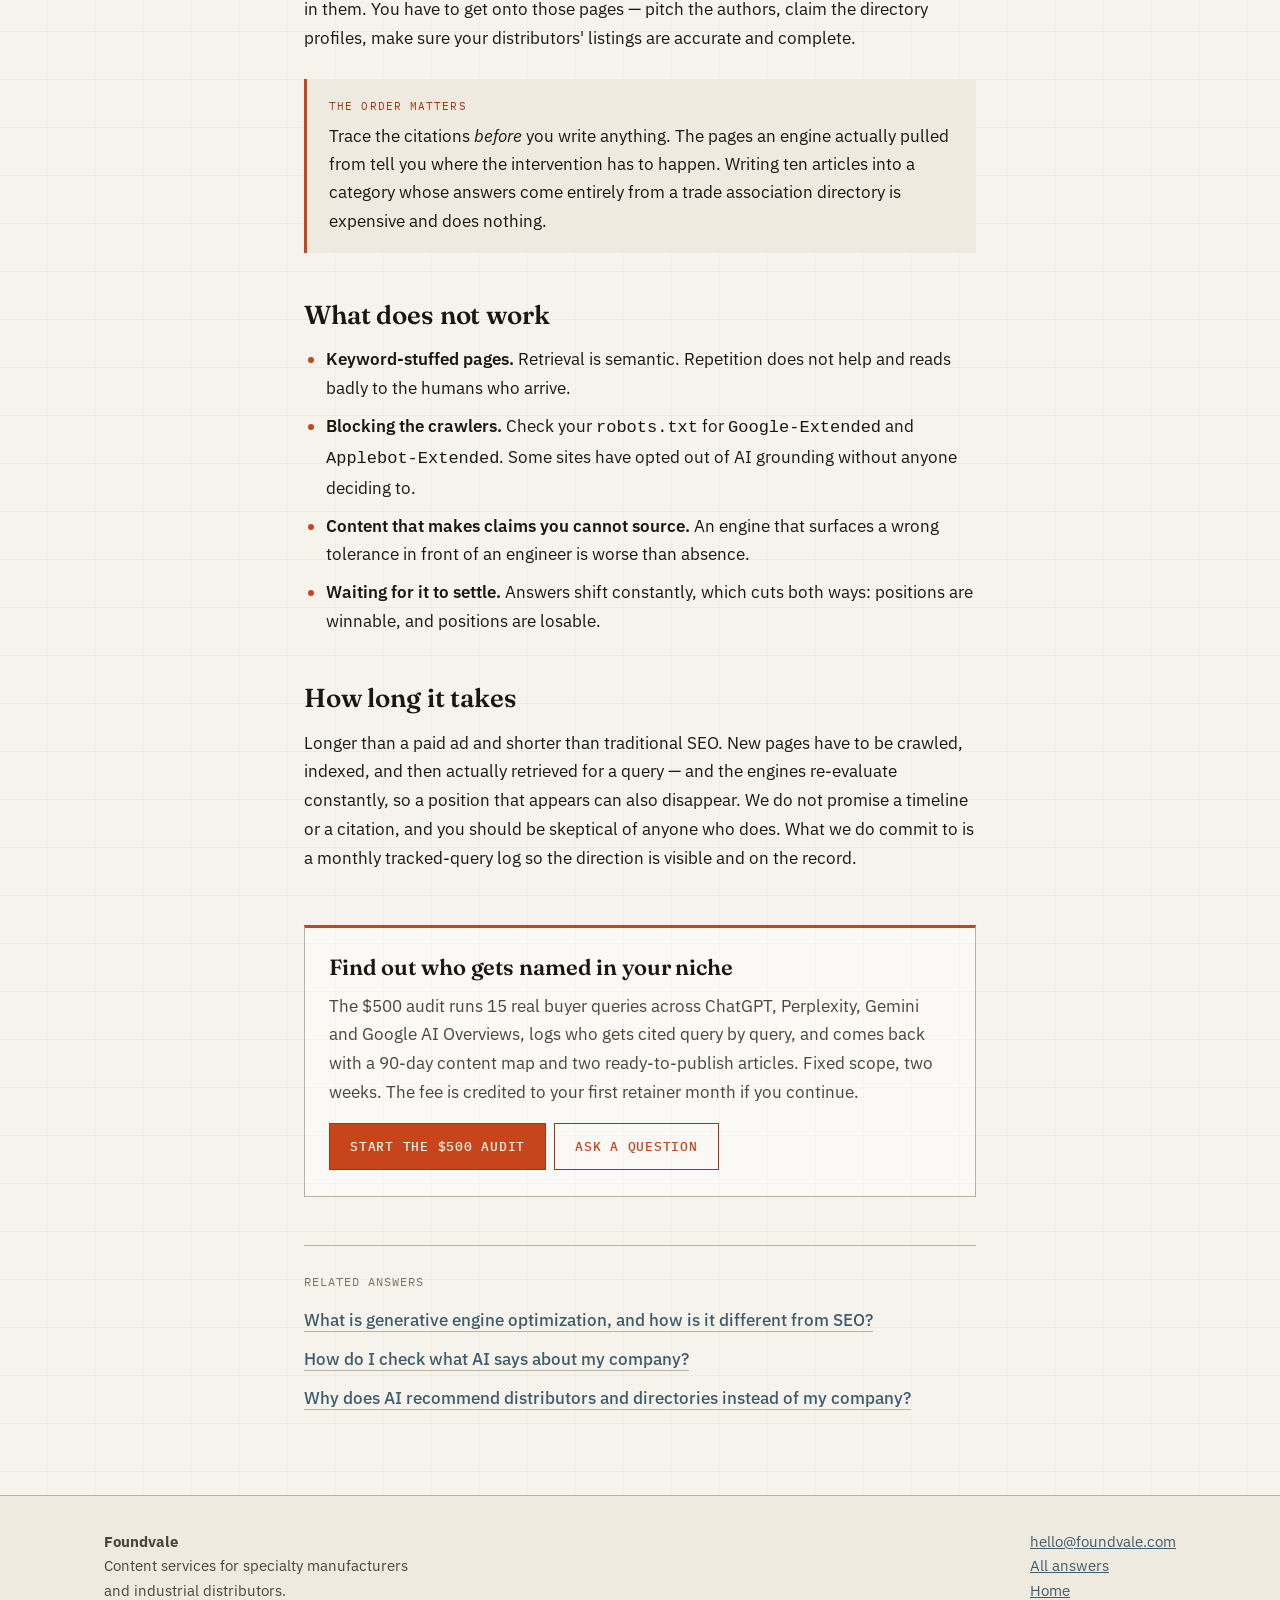
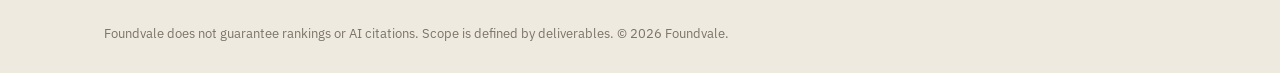
<file: answers/get-found-when-buyers-ask-ai-for-suppliers/index.html>
<!doctype html>
<html lang="en">
<head>
<meta charset="utf-8">
<meta name="viewport" content="width=device-width, initial-scale=1">
<title>How to get your company named when buyers ask AI for a supplier | Foundvale</title>
<link rel="canonical" href="https://foundvale.com/answers/get-found-when-buyers-ask-ai-for-suppliers/">
<meta name="description" content="AI engines name suppliers from content they can read, extract and cite. Publish question-shaped answer pages, make your specs machine-readable, and get onto the third-party pages the engines already cite.">
<meta name="robots" content="index, follow, max-snippet:-1, max-image-preview:large, max-video-preview:-1">
<meta property="og:title" content="How do I get my company to show up when buyers ask AI for a supplier?">
<meta property="og:description" content="AI engines name suppliers from content they can read, extract and cite. Publish question-shaped answer pages, make your specs machine-readable, and get onto the third-party pages the engines already cite.">
<meta property="og:type" content="article">
<meta property="og:url" content="https://foundvale.com/answers/get-found-when-buyers-ask-ai-for-suppliers/">
<meta property="og:site_name" content="Foundvale">
<meta property="og:image" content="https://foundvale.com/og.png">
<meta name="twitter:card" content="summary_large_image">
<meta name="twitter:title" content="How do I get my company to show up when buyers ask AI for a supplier?">
<meta name="twitter:description" content="AI engines name suppliers from content they can read, extract and cite. Publish question-shaped answer pages, make your specs machine-readable, and get onto the third-party pages the engines already cite.">
<meta name="twitter:image" content="https://foundvale.com/og.png">
<link rel="icon" href="/favicon.ico" sizes="any">
<link rel="preconnect" href="https://fonts.googleapis.com">
<link rel="preconnect" href="https://fonts.gstatic.com" crossorigin>
<link href="https://fonts.googleapis.com/css2?family=Fraunces:opsz,wght@9..144,400;9..144,600;9..144,700&family=IBM+Plex+Sans:wght@400;500;600&family=IBM+Plex+Mono:wght@400;500&display=swap" rel="stylesheet">
<link rel="stylesheet" href="/assets/article.css">
<script type="application/ld+json">
{
  "@context": "https://schema.org",
  "@graph": [
    {
      "@type": "Article",
      "@id": "https://foundvale.com/answers/get-found-when-buyers-ask-ai-for-suppliers/#article",
      "headline": "How to get your company named when buyers ask AI for a supplier",
      "description": "AI engines name suppliers from content they can read, extract and cite. Publish question-shaped answer pages, make your specs machine-readable, and get onto the third-party pages the engines already cite.",
      "url": "https://foundvale.com/answers/get-found-when-buyers-ask-ai-for-suppliers/",
      "datePublished": "2026-08-04",
      "dateModified": "2026-08-04",
      "inLanguage": "en-US",
      "isPartOf": {
        "@id": "https://foundvale.com/#website"
      },
      "publisher": {
        "@id": "https://foundvale.com/#organization"
      },
      "author": {
        "@type": "Organization",
        "name": "Foundvale",
        "url": "https://foundvale.com/"
      },
      "about": {
        "@type": "Thing",
        "name": "AI search visibility for industrial B2B"
      }
    },
    {
      "@type": "FAQPage",
      "@id": "https://foundvale.com/answers/get-found-when-buyers-ask-ai-for-suppliers/#faq",
      "mainEntity": [
        {
          "@type": "Question",
          "name": "How do I get my company to show up when buyers ask AI for a supplier?",
          "acceptedAnswer": {
            "@type": "Answer",
            "text": "AI engines name the suppliers whose content they can read, extract, and attribute \u2014 so you get named by publishing direct answers to the questions your buyers actually ask, and by appearing on the third-party pages the engines already cite. A brochure site that only describes your company gives an engine nothing to quote."
          }
        }
      ]
    },
    {
      "@type": "BreadcrumbList",
      "@id": "https://foundvale.com/answers/get-found-when-buyers-ask-ai-for-suppliers/#breadcrumb",
      "itemListElement": [
        {
          "@type": "ListItem",
          "position": 1,
          "name": "Home",
          "item": "https://foundvale.com/"
        },
        {
          "@type": "ListItem",
          "position": 2,
          "name": "Answers",
          "item": "https://foundvale.com/answers/"
        },
        {
          "@type": "ListItem",
          "position": 3,
          "name": "How do I get my company to show up when buyers ask AI for a supplier?",
          "item": "https://foundvale.com/answers/get-found-when-buyers-ask-ai-for-suppliers/"
        }
      ]
    }
  ]
}
</script>
</head>
<body>
<header>
  <div class="bar">
    <a class="mark" href="/"><span class="badge">F</span><span class="name">Foundvale</span></a>
    <nav>
      <a href="/answers/">Answers</a>
      <a href="/#offer">Services</a>
      <a href="/#process">Process</a>
      <a class="cta" href="/#offer">Start the $500 audit</a>
    </nav>
  </div>
</header>
<div class="wrap">
  <div class="crumb"><a href="/">Foundvale</a><span>/</span><a href="/answers/">Answers</a></div>
  <article>
    <h1>How do I get my company to show up when buyers ask AI for a supplier?</h1>
    <p class="standfirst">AI engines name the suppliers whose content they can read, extract, and attribute — so you get named by publishing direct answers to the questions your buyers actually ask, and by appearing on the third-party pages the engines already cite. A brochure site that only describes your company gives an engine nothing to quote.</p>

<h2>What the engine is actually doing</h2>
<p>When a procurement manager asks for "a precision machining supplier in the Midwest," the model is not consulting a directory of vendors. It is assembling an answer from text it can retrieve and attribute — supplier pages, industry listicles, distributor catalogs, association directories, forum threads. Whoever wrote the most extractable, most clearly-sourced answer to that question tends to get named.</p>
<p>This is why company size, tenure, and manufacturing quality correlate so weakly with getting named. A 70-year-old specialist can be completely absent from its own category while a competitor with a thinner catalog and better-structured content takes the slot.</p>

<h2>The three things that actually move it</h2>
<h3>1. Question-shaped pages</h3>
<p>One page per real buyer question. The question is the headline. The direct answer is in the first two sentences. Everything else — the caveats, the spec tables, the "it depends" — comes after. Engines reward passages that resolve a question cleanly, because a clean passage is a safe thing to quote.</p>
<p>The questions come from your sales calls, not your positioning. What buyers type is rarely what marketing writes: "how do I size a Y strainer," "rubber vs metal expansion joint," "compression spring rate calculation." Those are the pages that get retrieved.</p>

<h3>2. Machine-readable specifications</h3>
<p>Tolerances, material grades, temperature ranges, certifications, size charts. Put them in real tables with real headers, not in prose and not in a PDF or an image. A published spec table is one of the most extractable assets a manufacturer owns, and most manufacturers have the data sitting in a catalog nobody can parse.</p>

<h3>3. Presence on the pages that already get cited</h3>
<p>This is the one most people skip, and it is frequently the difference. Engines cite industry listicles, directories, review sites and forum threads far more often than they cite a vendor's own homepage. If your category's answers are being assembled from two trade listicles and a distributor catalog, publishing on your own site will not put you in them. You have to get onto those pages — pitch the authors, claim the directory profiles, make sure your distributors' listings are accurate and complete.</p>

<div class="callout">
  <span class="lbl">The order matters</span>
  <p>Trace the citations <em>before</em> you write anything. The pages an engine actually pulled from tell you where the intervention has to happen. Writing ten articles into a category whose answers come entirely from a trade association directory is expensive and does nothing.</p>
</div>

<h2>What does not work</h2>
<ul>
  <li><strong>Keyword-stuffed pages.</strong> Retrieval is semantic. Repetition does not help and reads badly to the humans who arrive.</li>
  <li><strong>Blocking the crawlers.</strong> Check your <code>robots.txt</code> for <code>Google-Extended</code> and <code>Applebot-Extended</code>. Some sites have opted out of AI grounding without anyone deciding to.</li>
  <li><strong>Content that makes claims you cannot source.</strong> An engine that surfaces a wrong tolerance in front of an engineer is worse than absence.</li>
  <li><strong>Waiting for it to settle.</strong> Answers shift constantly, which cuts both ways: positions are winnable, and positions are losable.</li>
</ul>

<h2>How long it takes</h2>
<p>Longer than a paid ad and shorter than traditional SEO. New pages have to be crawled, indexed, and then actually retrieved for a query — and the engines re-evaluate constantly, so a position that appears can also disappear. We do not promise a timeline or a citation, and you should be skeptical of anyone who does. What we do commit to is a monthly tracked-query log so the direction is visible and on the record.</p>
<div class="nextstep">
  <h2>Find out who gets named in your niche</h2>
  <p>The $500 audit runs 15 real buyer queries across ChatGPT, Perplexity, Gemini and Google AI Overviews, logs who gets cited query by query, and comes back with a 90-day content map and two ready-to-publish articles. Fixed scope, two weeks. The fee is credited to your first retainer month if you continue.</p>
  <a class="btn" href="/#offer">Start the $500 audit</a><a class="btn ghost" href="mailto:hello@foundvale.com">Ask a question</a>
</div>
    <div class="related">
      <span class="lbl">Related answers</span>
      <ul>
      <li><a href="/answers/what-is-generative-engine-optimization/">What is generative engine optimization, and how is it different from SEO?</a></li>
      <li><a href="/answers/check-what-ai-says-about-your-company/">How do I check what AI says about my company?</a></li>
      <li><a href="/answers/why-ai-names-distributors-instead-of-manufacturers/">Why does AI recommend distributors and directories instead of my company?</a></li>
      </ul>
    </div>
  </article>
</div>
<footer>
  <div class="wrap">
    <div class="frow">
      <div><strong>Foundvale</strong><br>Content services for specialty manufacturers<br>and industrial distributors.</div>
      <div><a href="mailto:hello@foundvale.com">hello@foundvale.com</a><br><a href="/answers/">All answers</a><br><a href="/">Home</a></div>
    </div>
    <div class="fine">Foundvale does not guarantee rankings or AI citations. Scope is defined by deliverables. &copy; 2026 Foundvale.</div>
  </div>
</footer>
</body>
</html>
</file>
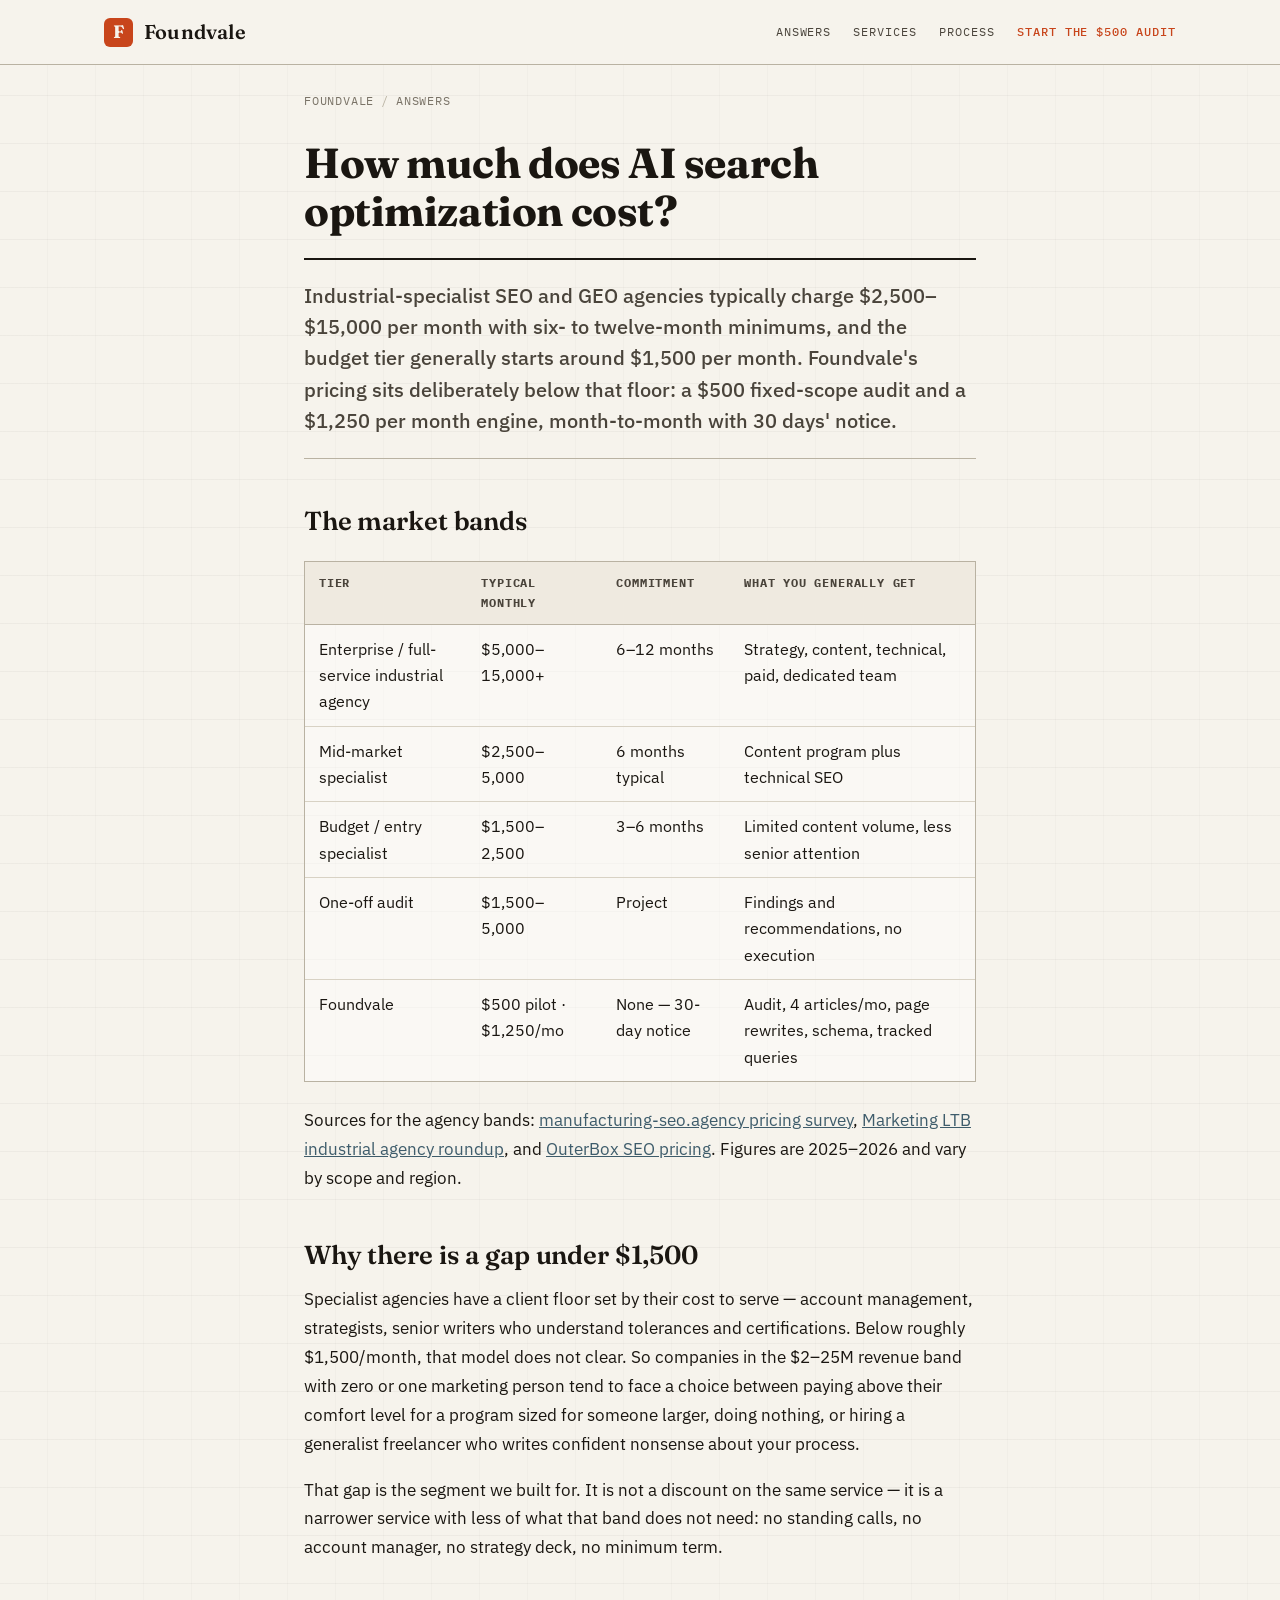
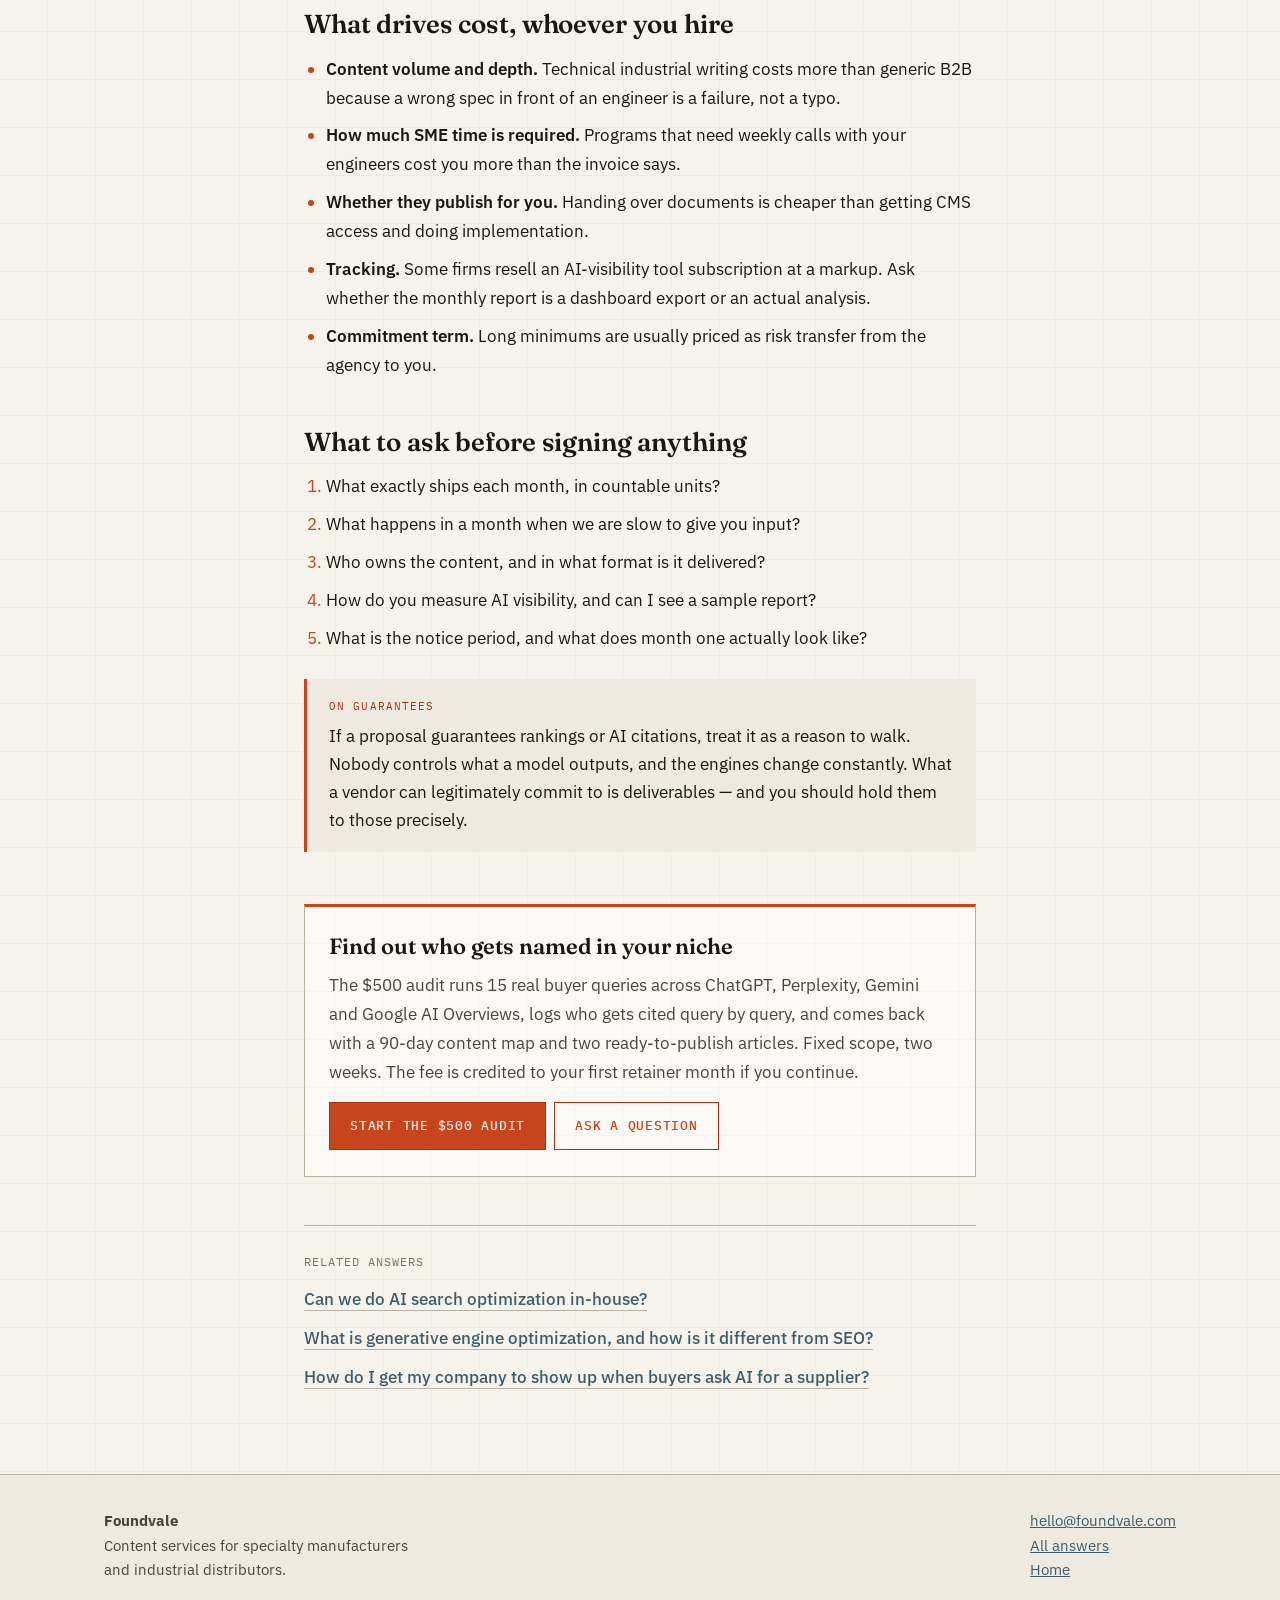
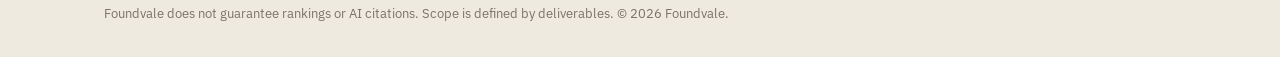
<file: answers/how-much-does-ai-search-optimization-cost/index.html>
<!doctype html>
<html lang="en">
<head>
<meta charset="utf-8">
<meta name="viewport" content="width=device-width, initial-scale=1">
<title>How much does AI search optimization cost? Real 2026 price bands | Foundvale</title>
<link rel="canonical" href="https://foundvale.com/answers/how-much-does-ai-search-optimization-cost/">
<meta name="description" content="Industrial-specialist SEO and GEO agencies typically run $2,500-15,000/mo with 6-12 month minimums. Foundvale runs a $500 fixed-scope audit and a $1,250/mo month-to-month engine for the size band below that floor.">
<meta name="robots" content="index, follow, max-snippet:-1, max-image-preview:large, max-video-preview:-1">
<meta property="og:title" content="How much does AI search optimization cost?">
<meta property="og:description" content="Industrial-specialist SEO and GEO agencies typically run $2,500-15,000/mo with 6-12 month minimums. Foundvale runs a $500 fixed-scope audit and a $1,250/mo month-to-month engine for the size band below that floor.">
<meta property="og:type" content="article">
<meta property="og:url" content="https://foundvale.com/answers/how-much-does-ai-search-optimization-cost/">
<meta property="og:site_name" content="Foundvale">
<meta property="og:image" content="https://foundvale.com/og.png">
<meta name="twitter:card" content="summary_large_image">
<meta name="twitter:title" content="How much does AI search optimization cost?">
<meta name="twitter:description" content="Industrial-specialist SEO and GEO agencies typically run $2,500-15,000/mo with 6-12 month minimums. Foundvale runs a $500 fixed-scope audit and a $1,250/mo month-to-month engine for the size band below that floor.">
<meta name="twitter:image" content="https://foundvale.com/og.png">
<link rel="icon" href="/favicon.ico" sizes="any">
<link rel="preconnect" href="https://fonts.googleapis.com">
<link rel="preconnect" href="https://fonts.gstatic.com" crossorigin>
<link href="https://fonts.googleapis.com/css2?family=Fraunces:opsz,wght@9..144,400;9..144,600;9..144,700&family=IBM+Plex+Sans:wght@400;500;600&family=IBM+Plex+Mono:wght@400;500&display=swap" rel="stylesheet">
<link rel="stylesheet" href="/assets/article.css">
<script type="application/ld+json">
{
  "@context": "https://schema.org",
  "@graph": [
    {
      "@type": "Article",
      "@id": "https://foundvale.com/answers/how-much-does-ai-search-optimization-cost/#article",
      "headline": "How much does AI search optimization cost? Real 2026 price bands",
      "description": "Industrial-specialist SEO and GEO agencies typically run $2,500-15,000/mo with 6-12 month minimums. Foundvale runs a $500 fixed-scope audit and a $1,250/mo month-to-month engine for the size band below that floor.",
      "url": "https://foundvale.com/answers/how-much-does-ai-search-optimization-cost/",
      "datePublished": "2026-08-04",
      "dateModified": "2026-08-04",
      "inLanguage": "en-US",
      "isPartOf": {
        "@id": "https://foundvale.com/#website"
      },
      "publisher": {
        "@id": "https://foundvale.com/#organization"
      },
      "author": {
        "@type": "Organization",
        "name": "Foundvale",
        "url": "https://foundvale.com/"
      },
      "about": {
        "@type": "Thing",
        "name": "AI search visibility for industrial B2B"
      }
    },
    {
      "@type": "FAQPage",
      "@id": "https://foundvale.com/answers/how-much-does-ai-search-optimization-cost/#faq",
      "mainEntity": [
        {
          "@type": "Question",
          "name": "How much does AI search optimization cost?",
          "acceptedAnswer": {
            "@type": "Answer",
            "text": "Industrial-specialist SEO and GEO agencies typically charge $2,500\u2013$15,000 per month with six- to twelve-month minimums, and the budget tier generally starts around $1,500 per month. Foundvale's pricing sits deliberately below that floor: a $500 fixed-scope audit and a $1,250 per month engine, month-to-month with 30 days' notice."
          }
        }
      ]
    },
    {
      "@type": "BreadcrumbList",
      "@id": "https://foundvale.com/answers/how-much-does-ai-search-optimization-cost/#breadcrumb",
      "itemListElement": [
        {
          "@type": "ListItem",
          "position": 1,
          "name": "Home",
          "item": "https://foundvale.com/"
        },
        {
          "@type": "ListItem",
          "position": 2,
          "name": "Answers",
          "item": "https://foundvale.com/answers/"
        },
        {
          "@type": "ListItem",
          "position": 3,
          "name": "How much does AI search optimization cost?",
          "item": "https://foundvale.com/answers/how-much-does-ai-search-optimization-cost/"
        }
      ]
    }
  ]
}
</script>
</head>
<body>
<header>
  <div class="bar">
    <a class="mark" href="/"><span class="badge">F</span><span class="name">Foundvale</span></a>
    <nav>
      <a href="/answers/">Answers</a>
      <a href="/#offer">Services</a>
      <a href="/#process">Process</a>
      <a class="cta" href="/#offer">Start the $500 audit</a>
    </nav>
  </div>
</header>
<div class="wrap">
  <div class="crumb"><a href="/">Foundvale</a><span>/</span><a href="/answers/">Answers</a></div>
  <article>
    <h1>How much does AI search optimization cost?</h1>
    <p class="standfirst">Industrial-specialist SEO and GEO agencies typically charge $2,500–$15,000 per month with six- to twelve-month minimums, and the budget tier generally starts around $1,500 per month. Foundvale&#x27;s pricing sits deliberately below that floor: a $500 fixed-scope audit and a $1,250 per month engine, month-to-month with 30 days&#x27; notice.</p>

<h2>The market bands</h2>
<div class="tablewrap">
<table>
  <thead><tr><th>Tier</th><th>Typical monthly</th><th>Commitment</th><th>What you generally get</th></tr></thead>
  <tbody>
    <tr><td>Enterprise / full-service industrial agency</td><td>$5,000–15,000+</td><td>6–12 months</td><td>Strategy, content, technical, paid, dedicated team</td></tr>
    <tr><td>Mid-market specialist</td><td>$2,500–5,000</td><td>6 months typical</td><td>Content program plus technical SEO</td></tr>
    <tr><td>Budget / entry specialist</td><td>$1,500–2,500</td><td>3–6 months</td><td>Limited content volume, less senior attention</td></tr>
    <tr><td>One-off audit</td><td>$1,500–5,000</td><td>Project</td><td>Findings and recommendations, no execution</td></tr>
    <tr><td>Foundvale</td><td>$500 pilot &middot; $1,250/mo</td><td>None &mdash; 30-day notice</td><td>Audit, 4 articles/mo, page rewrites, schema, tracked queries</td></tr>
  </tbody>
</table>
</div>
<p>Sources for the agency bands: <a href="https://manufacturing-seo.agency/blog/manufacturing-seo-agency-pricing">manufacturing-seo.agency pricing survey</a>, <a href="https://marketingltb.com/blog/agency/best-industrial-seo-agencies/">Marketing LTB industrial agency roundup</a>, and <a href="https://www.outerboxdesign.com/articles/seo/seo-pricing-costs/">OuterBox SEO pricing</a>. Figures are 2025–2026 and vary by scope and region.</p>

<h2>Why there is a gap under $1,500</h2>
<p>Specialist agencies have a client floor set by their cost to serve — account management, strategists, senior writers who understand tolerances and certifications. Below roughly $1,500/month, that model does not clear. So companies in the $2–25M revenue band with zero or one marketing person tend to face a choice between paying above their comfort level for a program sized for someone larger, doing nothing, or hiring a generalist freelancer who writes confident nonsense about your process.</p>
<p>That gap is the segment we built for. It is not a discount on the same service — it is a narrower service with less of what that band does not need: no standing calls, no account manager, no strategy deck, no minimum term.</p>

<h2>What drives cost, whoever you hire</h2>
<ul>
  <li><strong>Content volume and depth.</strong> Technical industrial writing costs more than generic B2B because a wrong spec in front of an engineer is a failure, not a typo.</li>
  <li><strong>How much SME time is required.</strong> Programs that need weekly calls with your engineers cost you more than the invoice says.</li>
  <li><strong>Whether they publish for you.</strong> Handing over documents is cheaper than getting CMS access and doing implementation.</li>
  <li><strong>Tracking.</strong> Some firms resell an AI-visibility tool subscription at a markup. Ask whether the monthly report is a dashboard export or an actual analysis.</li>
  <li><strong>Commitment term.</strong> Long minimums are usually priced as risk transfer from the agency to you.</li>
</ul>

<h2>What to ask before signing anything</h2>
<ol>
  <li>What exactly ships each month, in countable units?</li>
  <li>What happens in a month when we are slow to give you input?</li>
  <li>Who owns the content, and in what format is it delivered?</li>
  <li>How do you measure AI visibility, and can I see a sample report?</li>
  <li>What is the notice period, and what does month one actually look like?</li>
</ol>

<div class="callout">
  <span class="lbl">On guarantees</span>
  <p>If a proposal guarantees rankings or AI citations, treat it as a reason to walk. Nobody controls what a model outputs, and the engines change constantly. What a vendor can legitimately commit to is deliverables — and you should hold them to those precisely.</p>
</div>
<div class="nextstep">
  <h2>Find out who gets named in your niche</h2>
  <p>The $500 audit runs 15 real buyer queries across ChatGPT, Perplexity, Gemini and Google AI Overviews, logs who gets cited query by query, and comes back with a 90-day content map and two ready-to-publish articles. Fixed scope, two weeks. The fee is credited to your first retainer month if you continue.</p>
  <a class="btn" href="/#offer">Start the $500 audit</a><a class="btn ghost" href="mailto:hello@foundvale.com">Ask a question</a>
</div>
    <div class="related">
      <span class="lbl">Related answers</span>
      <ul>
      <li><a href="/answers/can-we-do-ai-search-optimization-in-house/">Can we do AI search optimization in-house?</a></li>
      <li><a href="/answers/what-is-generative-engine-optimization/">What is generative engine optimization, and how is it different from SEO?</a></li>
      <li><a href="/answers/get-found-when-buyers-ask-ai-for-suppliers/">How do I get my company to show up when buyers ask AI for a supplier?</a></li>
      </ul>
    </div>
  </article>
</div>
<footer>
  <div class="wrap">
    <div class="frow">
      <div><strong>Foundvale</strong><br>Content services for specialty manufacturers<br>and industrial distributors.</div>
      <div><a href="mailto:hello@foundvale.com">hello@foundvale.com</a><br><a href="/answers/">All answers</a><br><a href="/">Home</a></div>
    </div>
    <div class="fine">Foundvale does not guarantee rankings or AI citations. Scope is defined by deliverables. &copy; 2026 Foundvale.</div>
  </div>
</footer>
</body>
</html>
</file>
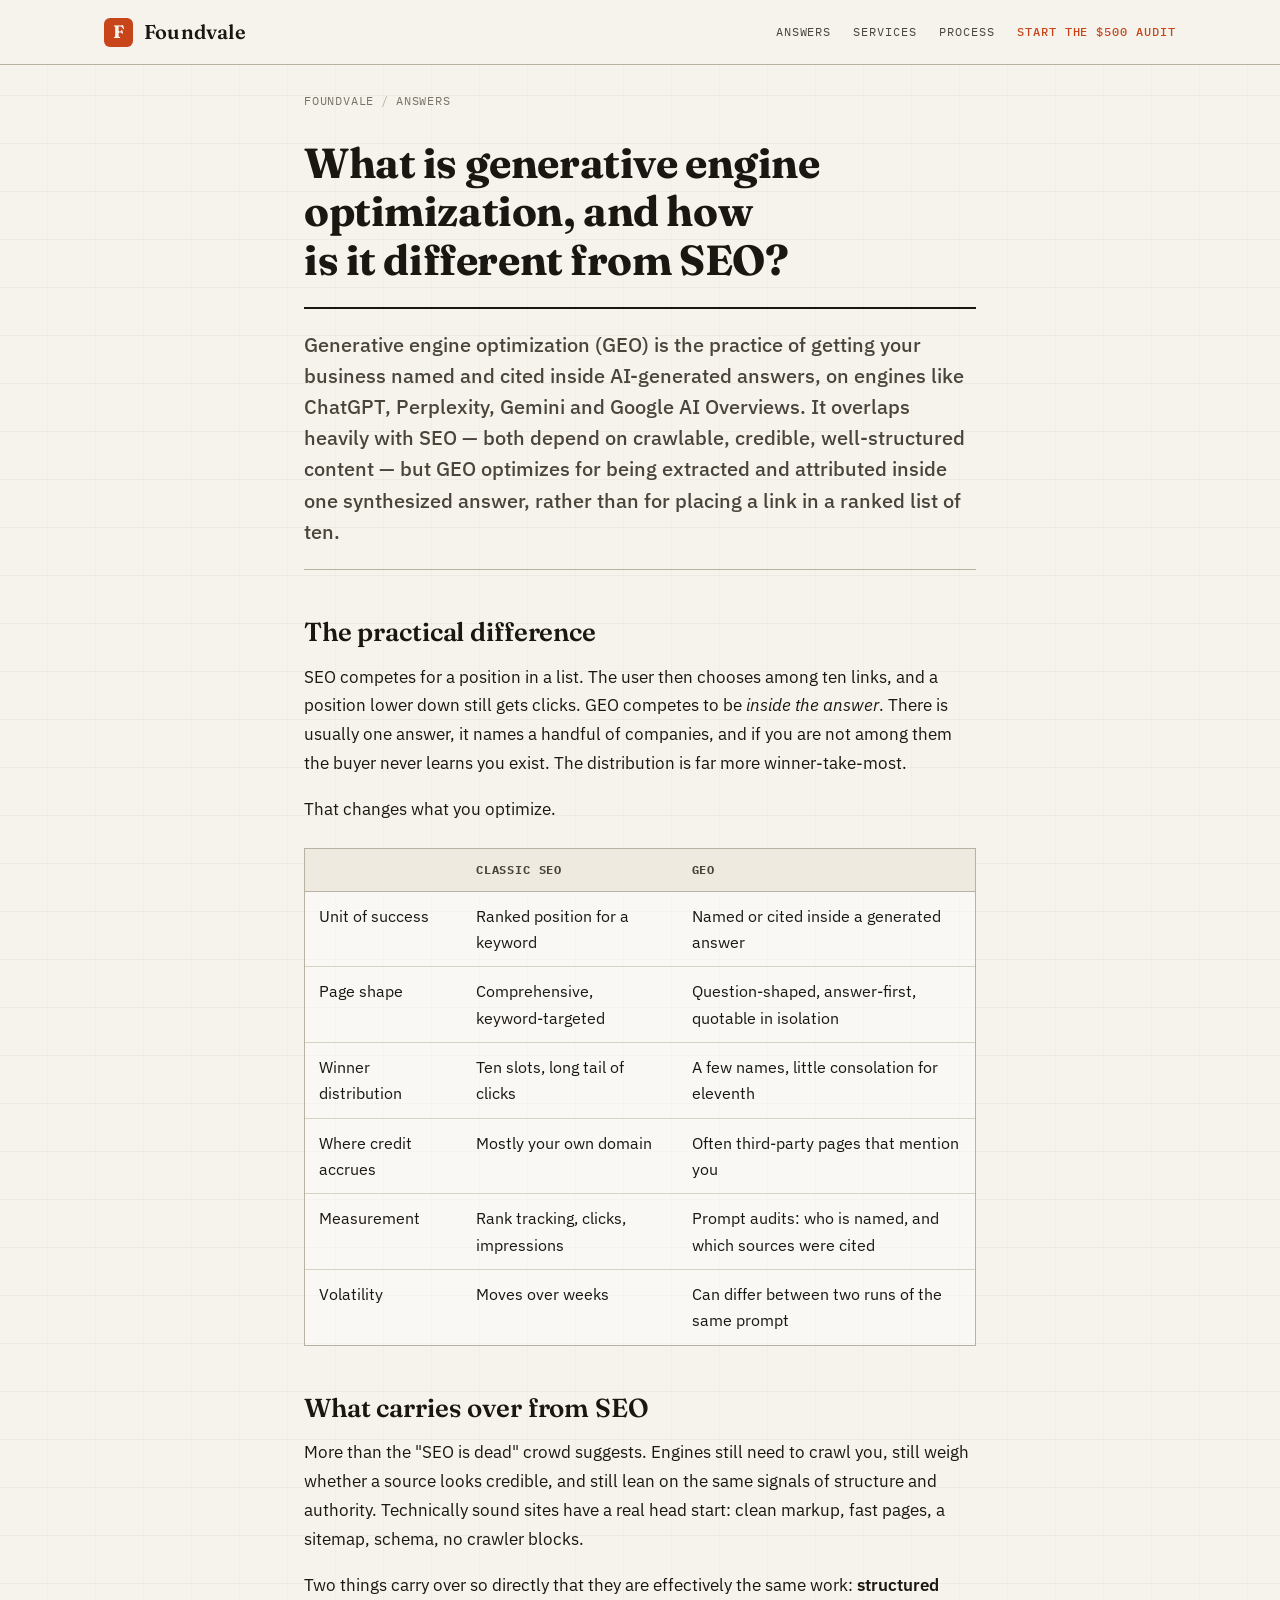
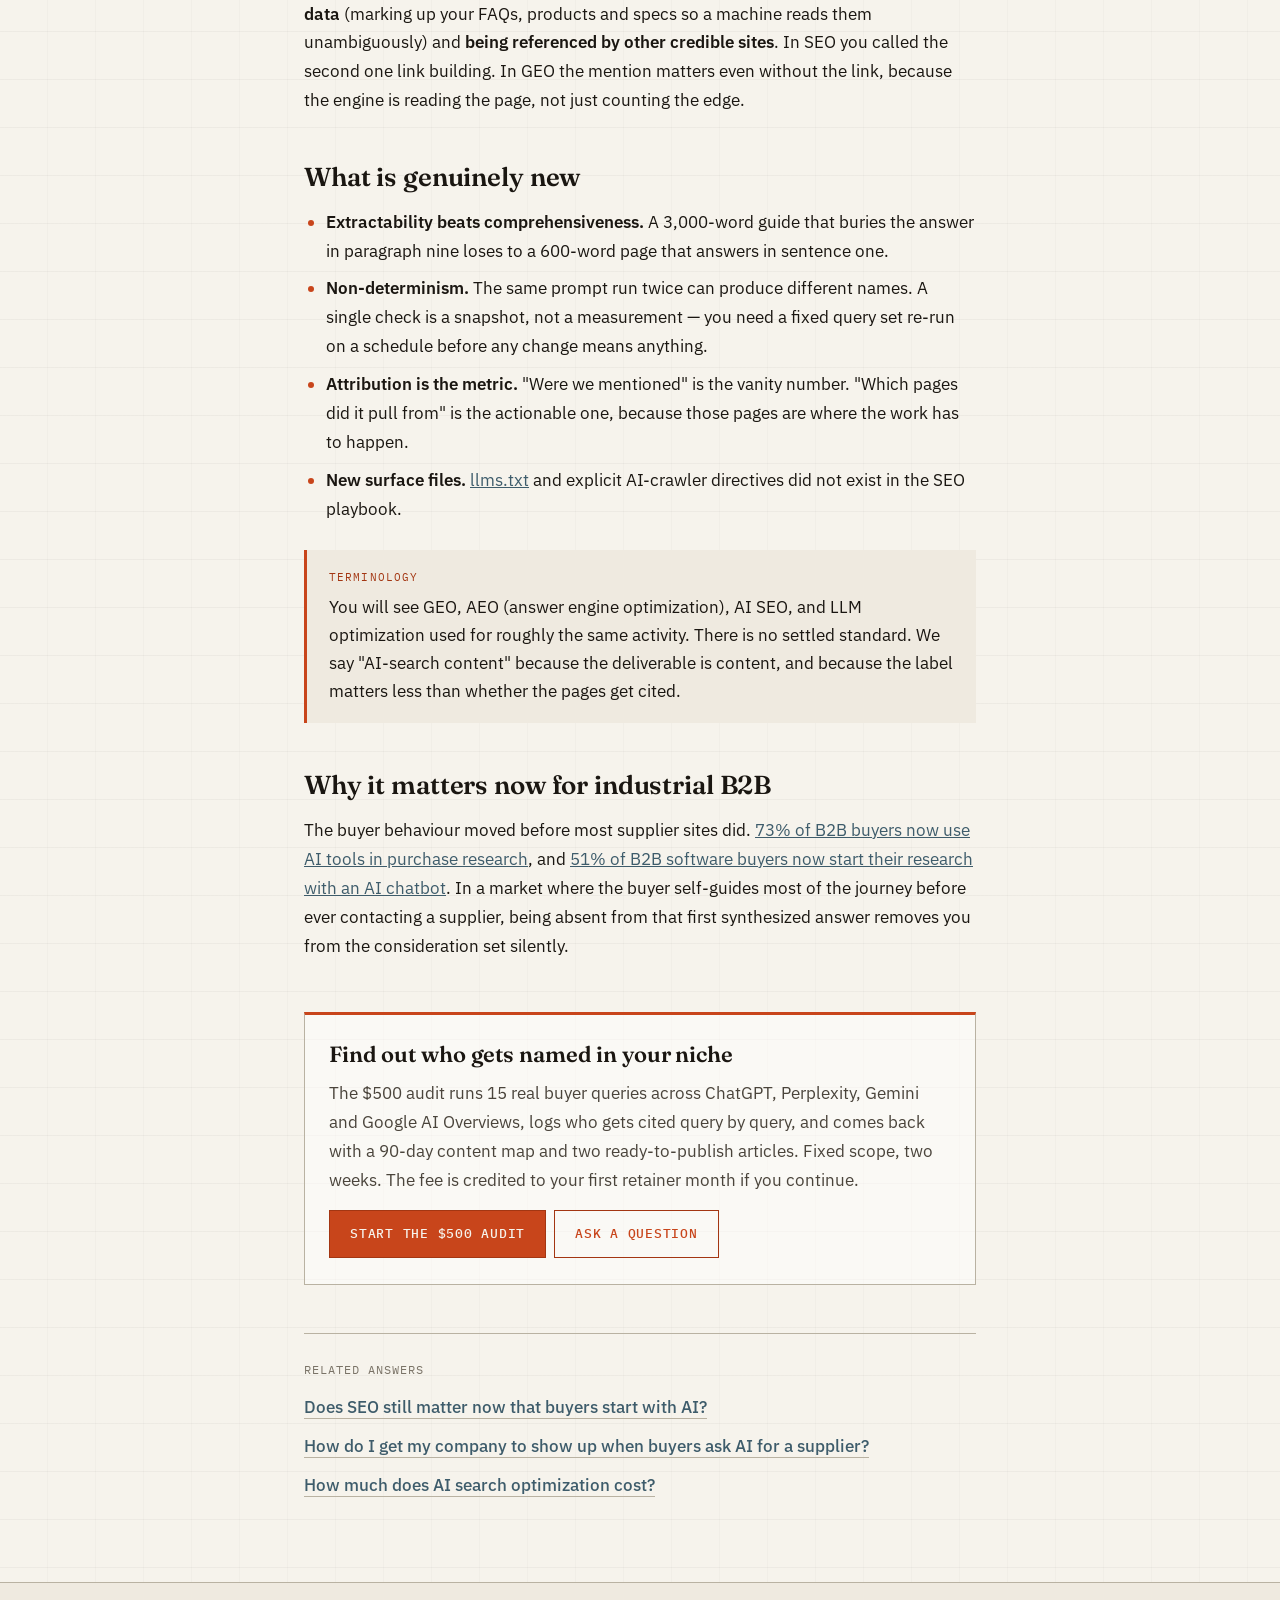
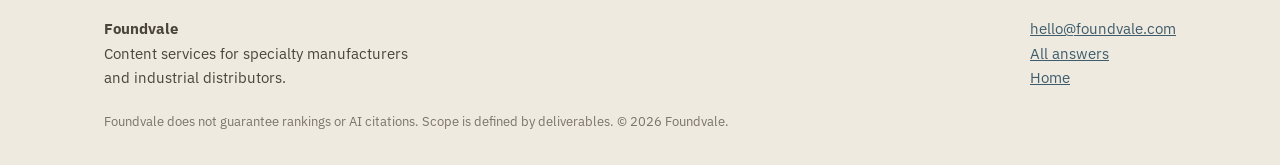
<file: answers/what-is-generative-engine-optimization/index.html>
<!doctype html>
<html lang="en">
<head>
<meta charset="utf-8">
<meta name="viewport" content="width=device-width, initial-scale=1">
<title>What is generative engine optimization (GEO)? How it differs from SEO | Foundvale</title>
<link rel="canonical" href="https://foundvale.com/answers/what-is-generative-engine-optimization/">
<meta name="description" content="GEO is the practice of getting your business named and cited inside AI-generated answers. It shares mechanics with SEO but optimizes for extraction and attribution rather than for a ranked list of links.">
<meta name="robots" content="index, follow, max-snippet:-1, max-image-preview:large, max-video-preview:-1">
<meta property="og:title" content="What is generative engine optimization, and how is it different from SEO?">
<meta property="og:description" content="GEO is the practice of getting your business named and cited inside AI-generated answers. It shares mechanics with SEO but optimizes for extraction and attribution rather than for a ranked list of links.">
<meta property="og:type" content="article">
<meta property="og:url" content="https://foundvale.com/answers/what-is-generative-engine-optimization/">
<meta property="og:site_name" content="Foundvale">
<meta property="og:image" content="https://foundvale.com/og.png">
<meta name="twitter:card" content="summary_large_image">
<meta name="twitter:title" content="What is generative engine optimization, and how is it different from SEO?">
<meta name="twitter:description" content="GEO is the practice of getting your business named and cited inside AI-generated answers. It shares mechanics with SEO but optimizes for extraction and attribution rather than for a ranked list of links.">
<meta name="twitter:image" content="https://foundvale.com/og.png">
<link rel="icon" href="/favicon.ico" sizes="any">
<link rel="preconnect" href="https://fonts.googleapis.com">
<link rel="preconnect" href="https://fonts.gstatic.com" crossorigin>
<link href="https://fonts.googleapis.com/css2?family=Fraunces:opsz,wght@9..144,400;9..144,600;9..144,700&family=IBM+Plex+Sans:wght@400;500;600&family=IBM+Plex+Mono:wght@400;500&display=swap" rel="stylesheet">
<link rel="stylesheet" href="/assets/article.css">
<script type="application/ld+json">
{
  "@context": "https://schema.org",
  "@graph": [
    {
      "@type": "Article",
      "@id": "https://foundvale.com/answers/what-is-generative-engine-optimization/#article",
      "headline": "What is generative engine optimization (GEO)? How it differs from SEO",
      "description": "GEO is the practice of getting your business named and cited inside AI-generated answers. It shares mechanics with SEO but optimizes for extraction and attribution rather than for a ranked list of links.",
      "url": "https://foundvale.com/answers/what-is-generative-engine-optimization/",
      "datePublished": "2026-08-04",
      "dateModified": "2026-08-04",
      "inLanguage": "en-US",
      "isPartOf": {
        "@id": "https://foundvale.com/#website"
      },
      "publisher": {
        "@id": "https://foundvale.com/#organization"
      },
      "author": {
        "@type": "Organization",
        "name": "Foundvale",
        "url": "https://foundvale.com/"
      },
      "about": {
        "@type": "Thing",
        "name": "AI search visibility for industrial B2B"
      }
    },
    {
      "@type": "FAQPage",
      "@id": "https://foundvale.com/answers/what-is-generative-engine-optimization/#faq",
      "mainEntity": [
        {
          "@type": "Question",
          "name": "What is generative engine optimization, and how is it different from SEO?",
          "acceptedAnswer": {
            "@type": "Answer",
            "text": "Generative engine optimization (GEO) is the practice of getting your business named and cited inside AI-generated answers, on engines like ChatGPT, Perplexity, Gemini and Google AI Overviews. It overlaps heavily with SEO \u2014 both depend on crawlable, credible, well-structured content \u2014 but GEO optimizes for being extracted and attributed inside one synthesized answer, rather than for placing a link in a ranked list of ten."
          }
        }
      ]
    },
    {
      "@type": "BreadcrumbList",
      "@id": "https://foundvale.com/answers/what-is-generative-engine-optimization/#breadcrumb",
      "itemListElement": [
        {
          "@type": "ListItem",
          "position": 1,
          "name": "Home",
          "item": "https://foundvale.com/"
        },
        {
          "@type": "ListItem",
          "position": 2,
          "name": "Answers",
          "item": "https://foundvale.com/answers/"
        },
        {
          "@type": "ListItem",
          "position": 3,
          "name": "What is generative engine optimization, and how is it different from SEO?",
          "item": "https://foundvale.com/answers/what-is-generative-engine-optimization/"
        }
      ]
    }
  ]
}
</script>
</head>
<body>
<header>
  <div class="bar">
    <a class="mark" href="/"><span class="badge">F</span><span class="name">Foundvale</span></a>
    <nav>
      <a href="/answers/">Answers</a>
      <a href="/#offer">Services</a>
      <a href="/#process">Process</a>
      <a class="cta" href="/#offer">Start the $500 audit</a>
    </nav>
  </div>
</header>
<div class="wrap">
  <div class="crumb"><a href="/">Foundvale</a><span>/</span><a href="/answers/">Answers</a></div>
  <article>
    <h1>What is generative engine optimization, and how is it different from SEO?</h1>
    <p class="standfirst">Generative engine optimization (GEO) is the practice of getting your business named and cited inside AI-generated answers, on engines like ChatGPT, Perplexity, Gemini and Google AI Overviews. It overlaps heavily with SEO — both depend on crawlable, credible, well-structured content — but GEO optimizes for being extracted and attributed inside one synthesized answer, rather than for placing a link in a ranked list of ten.</p>

<h2>The practical difference</h2>
<p>SEO competes for a position in a list. The user then chooses among ten links, and a position lower down still gets clicks. GEO competes to be <em>inside the answer</em>. There is usually one answer, it names a handful of companies, and if you are not among them the buyer never learns you exist. The distribution is far more winner-take-most.</p>
<p>That changes what you optimize.</p>

<div class="tablewrap">
<table>
  <thead><tr><th></th><th>Classic SEO</th><th>GEO</th></tr></thead>
  <tbody>
    <tr><td>Unit of success</td><td>Ranked position for a keyword</td><td>Named or cited inside a generated answer</td></tr>
    <tr><td>Page shape</td><td>Comprehensive, keyword-targeted</td><td>Question-shaped, answer-first, quotable in isolation</td></tr>
    <tr><td>Winner distribution</td><td>Ten slots, long tail of clicks</td><td>A few names, little consolation for eleventh</td></tr>
    <tr><td>Where credit accrues</td><td>Mostly your own domain</td><td>Often third-party pages that mention you</td></tr>
    <tr><td>Measurement</td><td>Rank tracking, clicks, impressions</td><td>Prompt audits: who is named, and which sources were cited</td></tr>
    <tr><td>Volatility</td><td>Moves over weeks</td><td>Can differ between two runs of the same prompt</td></tr>
  </tbody>
</table>
</div>

<h2>What carries over from SEO</h2>
<p>More than the "SEO is dead" crowd suggests. Engines still need to crawl you, still weigh whether a source looks credible, and still lean on the same signals of structure and authority. Technically sound sites have a real head start: clean markup, fast pages, a sitemap, schema, no crawler blocks.</p>
<p>Two things carry over so directly that they are effectively the same work: <strong>structured data</strong> (marking up your FAQs, products and specs so a machine reads them unambiguously) and <strong>being referenced by other credible sites</strong>. In SEO you called the second one link building. In GEO the mention matters even without the link, because the engine is reading the page, not just counting the edge.</p>

<h2>What is genuinely new</h2>
<ul>
  <li><strong>Extractability beats comprehensiveness.</strong> A 3,000-word guide that buries the answer in paragraph nine loses to a 600-word page that answers in sentence one.</li>
  <li><strong>Non-determinism.</strong> The same prompt run twice can produce different names. A single check is a snapshot, not a measurement — you need a fixed query set re-run on a schedule before any change means anything.</li>
  <li><strong>Attribution is the metric.</strong> "Were we mentioned" is the vanity number. "Which pages did it pull from" is the actionable one, because those pages are where the work has to happen.</li>
  <li><strong>New surface files.</strong> <a href="/answers/what-is-llms-txt/">llms.txt</a> and explicit AI-crawler directives did not exist in the SEO playbook.</li>
</ul>

<div class="callout">
  <span class="lbl">Terminology</span>
  <p>You will see GEO, AEO (answer engine optimization), AI SEO, and LLM optimization used for roughly the same activity. There is no settled standard. We say "AI-search content" because the deliverable is content, and because the label matters less than whether the pages get cited.</p>
</div>

<h2>Why it matters now for industrial B2B</h2>
<p>The buyer behaviour moved before most supplier sites did. <a href="https://www.prnewswire.com/news-releases/73-of-b2b-buyers-use-ai-tools-in-purchase-research-multi-source-analysis-finds-302733319.html">73% of B2B buyers now use AI tools in purchase research</a>, and <a href="https://www.prnewswire.com/news-releases/new-g2-research-half-of-b2b-software-buyers-now-start-their-research-with-ai-chatbots-302742807.html">51% of B2B software buyers now start their research with an AI chatbot</a>. In a market where the buyer self-guides most of the journey before ever contacting a supplier, being absent from that first synthesized answer removes you from the consideration set silently.</p>
<div class="nextstep">
  <h2>Find out who gets named in your niche</h2>
  <p>The $500 audit runs 15 real buyer queries across ChatGPT, Perplexity, Gemini and Google AI Overviews, logs who gets cited query by query, and comes back with a 90-day content map and two ready-to-publish articles. Fixed scope, two weeks. The fee is credited to your first retainer month if you continue.</p>
  <a class="btn" href="/#offer">Start the $500 audit</a><a class="btn ghost" href="mailto:hello@foundvale.com">Ask a question</a>
</div>
    <div class="related">
      <span class="lbl">Related answers</span>
      <ul>
      <li><a href="/answers/does-seo-still-matter-with-ai-search/">Does SEO still matter now that buyers start with AI?</a></li>
      <li><a href="/answers/get-found-when-buyers-ask-ai-for-suppliers/">How do I get my company to show up when buyers ask AI for a supplier?</a></li>
      <li><a href="/answers/how-much-does-ai-search-optimization-cost/">How much does AI search optimization cost?</a></li>
      </ul>
    </div>
  </article>
</div>
<footer>
  <div class="wrap">
    <div class="frow">
      <div><strong>Foundvale</strong><br>Content services for specialty manufacturers<br>and industrial distributors.</div>
      <div><a href="mailto:hello@foundvale.com">hello@foundvale.com</a><br><a href="/answers/">All answers</a><br><a href="/">Home</a></div>
    </div>
    <div class="fine">Foundvale does not guarantee rankings or AI citations. Scope is defined by deliverables. &copy; 2026 Foundvale.</div>
  </div>
</footer>
</body>
</html>
</file>
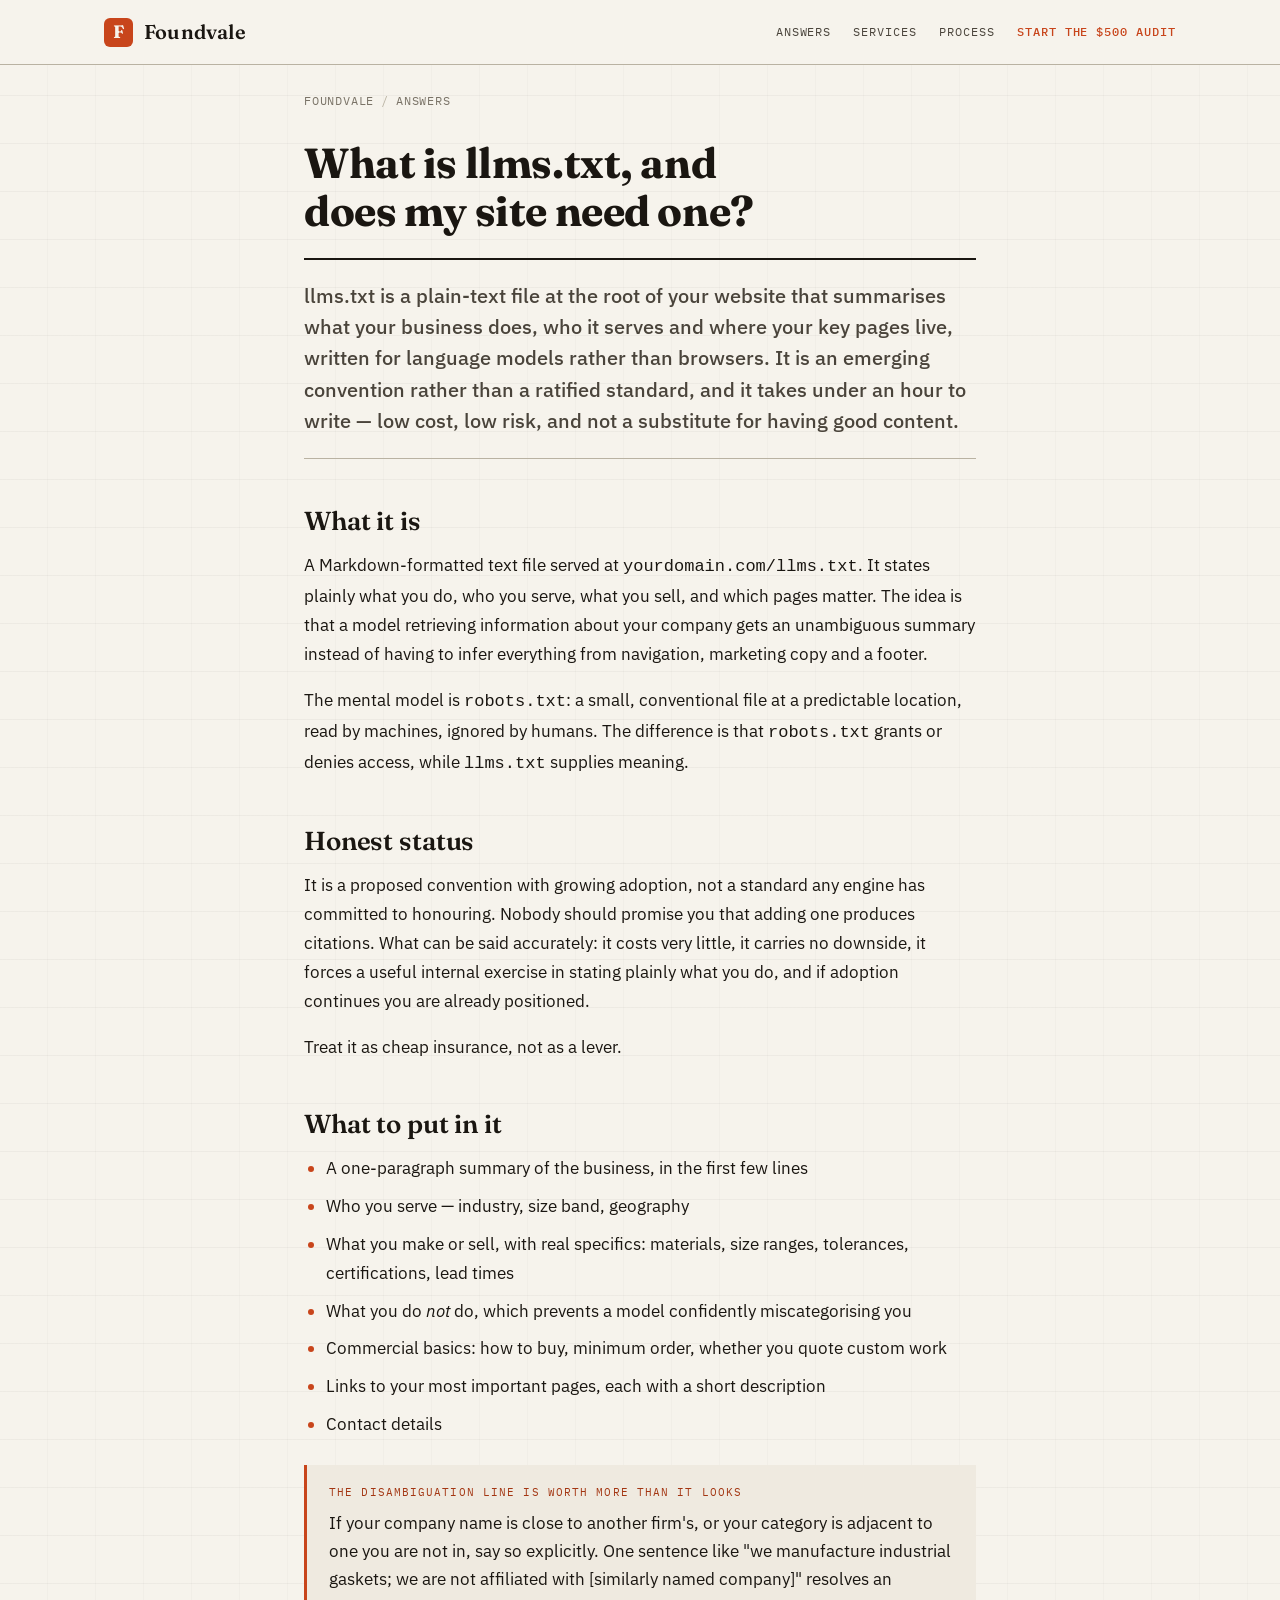
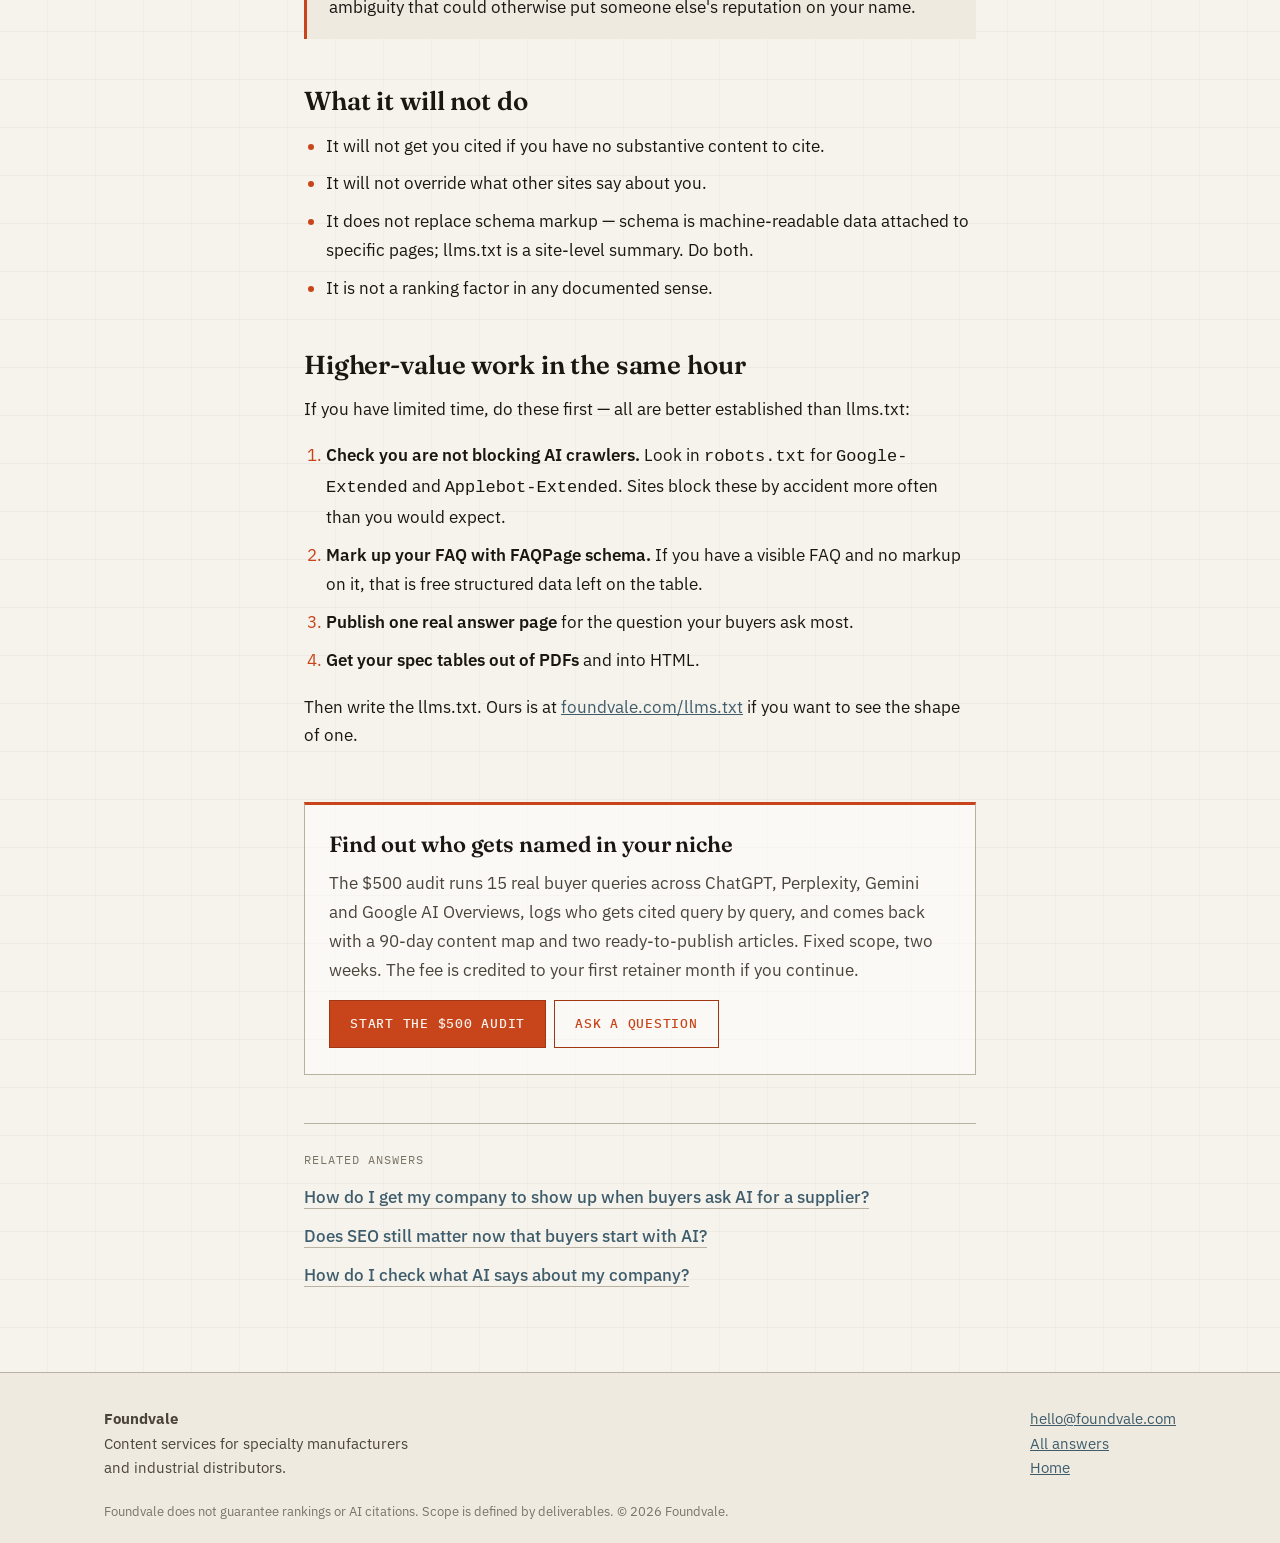
<file: answers/what-is-llms-txt/index.html>
<!doctype html>
<html lang="en">
<head>
<meta charset="utf-8">
<meta name="viewport" content="width=device-width, initial-scale=1">
<title>What is llms.txt? A plain explanation for B2B site owners | Foundvale</title>
<link rel="canonical" href="https://foundvale.com/answers/what-is-llms-txt/">
<meta name="description" content="llms.txt is a plain-text file at your site root that summarises what your business does, who it serves and where the key pages are, in a form language models can read easily. It is cheap to add and low risk.">
<meta name="robots" content="index, follow, max-snippet:-1, max-image-preview:large, max-video-preview:-1">
<meta property="og:title" content="What is llms.txt, and does my site need one?">
<meta property="og:description" content="llms.txt is a plain-text file at your site root that summarises what your business does, who it serves and where the key pages are, in a form language models can read easily. It is cheap to add and low risk.">
<meta property="og:type" content="article">
<meta property="og:url" content="https://foundvale.com/answers/what-is-llms-txt/">
<meta property="og:site_name" content="Foundvale">
<meta property="og:image" content="https://foundvale.com/og.png">
<meta name="twitter:card" content="summary_large_image">
<meta name="twitter:title" content="What is llms.txt, and does my site need one?">
<meta name="twitter:description" content="llms.txt is a plain-text file at your site root that summarises what your business does, who it serves and where the key pages are, in a form language models can read easily. It is cheap to add and low risk.">
<meta name="twitter:image" content="https://foundvale.com/og.png">
<link rel="icon" href="/favicon.ico" sizes="any">
<link rel="preconnect" href="https://fonts.googleapis.com">
<link rel="preconnect" href="https://fonts.gstatic.com" crossorigin>
<link href="https://fonts.googleapis.com/css2?family=Fraunces:opsz,wght@9..144,400;9..144,600;9..144,700&family=IBM+Plex+Sans:wght@400;500;600&family=IBM+Plex+Mono:wght@400;500&display=swap" rel="stylesheet">
<link rel="stylesheet" href="/assets/article.css">
<script type="application/ld+json">
{
  "@context": "https://schema.org",
  "@graph": [
    {
      "@type": "Article",
      "@id": "https://foundvale.com/answers/what-is-llms-txt/#article",
      "headline": "What is llms.txt? A plain explanation for B2B site owners",
      "description": "llms.txt is a plain-text file at your site root that summarises what your business does, who it serves and where the key pages are, in a form language models can read easily. It is cheap to add and low risk.",
      "url": "https://foundvale.com/answers/what-is-llms-txt/",
      "datePublished": "2026-08-04",
      "dateModified": "2026-08-04",
      "inLanguage": "en-US",
      "isPartOf": {
        "@id": "https://foundvale.com/#website"
      },
      "publisher": {
        "@id": "https://foundvale.com/#organization"
      },
      "author": {
        "@type": "Organization",
        "name": "Foundvale",
        "url": "https://foundvale.com/"
      },
      "about": {
        "@type": "Thing",
        "name": "AI search visibility for industrial B2B"
      }
    },
    {
      "@type": "FAQPage",
      "@id": "https://foundvale.com/answers/what-is-llms-txt/#faq",
      "mainEntity": [
        {
          "@type": "Question",
          "name": "What is llms.txt, and does my site need one?",
          "acceptedAnswer": {
            "@type": "Answer",
            "text": "llms.txt is a plain-text file at the root of your website that summarises what your business does, who it serves and where your key pages live, written for language models rather than browsers. It is an emerging convention rather than a ratified standard, and it takes under an hour to write \u2014 low cost, low risk, and not a substitute for having good content."
          }
        }
      ]
    },
    {
      "@type": "BreadcrumbList",
      "@id": "https://foundvale.com/answers/what-is-llms-txt/#breadcrumb",
      "itemListElement": [
        {
          "@type": "ListItem",
          "position": 1,
          "name": "Home",
          "item": "https://foundvale.com/"
        },
        {
          "@type": "ListItem",
          "position": 2,
          "name": "Answers",
          "item": "https://foundvale.com/answers/"
        },
        {
          "@type": "ListItem",
          "position": 3,
          "name": "What is llms.txt, and does my site need one?",
          "item": "https://foundvale.com/answers/what-is-llms-txt/"
        }
      ]
    }
  ]
}
</script>
</head>
<body>
<header>
  <div class="bar">
    <a class="mark" href="/"><span class="badge">F</span><span class="name">Foundvale</span></a>
    <nav>
      <a href="/answers/">Answers</a>
      <a href="/#offer">Services</a>
      <a href="/#process">Process</a>
      <a class="cta" href="/#offer">Start the $500 audit</a>
    </nav>
  </div>
</header>
<div class="wrap">
  <div class="crumb"><a href="/">Foundvale</a><span>/</span><a href="/answers/">Answers</a></div>
  <article>
    <h1>What is llms.txt, and does my site need one?</h1>
    <p class="standfirst">llms.txt is a plain-text file at the root of your website that summarises what your business does, who it serves and where your key pages live, written for language models rather than browsers. It is an emerging convention rather than a ratified standard, and it takes under an hour to write — low cost, low risk, and not a substitute for having good content.</p>

<h2>What it is</h2>
<p>A Markdown-formatted text file served at <code>yourdomain.com/llms.txt</code>. It states plainly what you do, who you serve, what you sell, and which pages matter. The idea is that a model retrieving information about your company gets an unambiguous summary instead of having to infer everything from navigation, marketing copy and a footer.</p>
<p>The mental model is <code>robots.txt</code>: a small, conventional file at a predictable location, read by machines, ignored by humans. The difference is that <code>robots.txt</code> grants or denies access, while <code>llms.txt</code> supplies meaning.</p>

<h2>Honest status</h2>
<p>It is a proposed convention with growing adoption, not a standard any engine has committed to honouring. Nobody should promise you that adding one produces citations. What can be said accurately: it costs very little, it carries no downside, it forces a useful internal exercise in stating plainly what you do, and if adoption continues you are already positioned.</p>
<p>Treat it as cheap insurance, not as a lever.</p>

<h2>What to put in it</h2>
<ul>
  <li>A one-paragraph summary of the business, in the first few lines</li>
  <li>Who you serve — industry, size band, geography</li>
  <li>What you make or sell, with real specifics: materials, size ranges, tolerances, certifications, lead times</li>
  <li>What you do <em>not</em> do, which prevents a model confidently miscategorising you</li>
  <li>Commercial basics: how to buy, minimum order, whether you quote custom work</li>
  <li>Links to your most important pages, each with a short description</li>
  <li>Contact details</li>
</ul>

<div class="callout">
  <span class="lbl">The disambiguation line is worth more than it looks</span>
  <p>If your company name is close to another firm's, or your category is adjacent to one you are not in, say so explicitly. One sentence like "we manufacture industrial gaskets; we are not affiliated with [similarly named company]" resolves an ambiguity that could otherwise put someone else's reputation on your name.</p>
</div>

<h2>What it will not do</h2>
<ul>
  <li>It will not get you cited if you have no substantive content to cite.</li>
  <li>It will not override what other sites say about you.</li>
  <li>It does not replace schema markup — schema is machine-readable data attached to specific pages; llms.txt is a site-level summary. Do both.</li>
  <li>It is not a ranking factor in any documented sense.</li>
</ul>

<h2>Higher-value work in the same hour</h2>
<p>If you have limited time, do these first — all are better established than llms.txt:</p>
<ol>
  <li><strong>Check you are not blocking AI crawlers.</strong> Look in <code>robots.txt</code> for <code>Google-Extended</code> and <code>Applebot-Extended</code>. Sites block these by accident more often than you would expect.</li>
  <li><strong>Mark up your FAQ with FAQPage schema.</strong> If you have a visible FAQ and no markup on it, that is free structured data left on the table.</li>
  <li><strong>Publish one real answer page</strong> for the question your buyers ask most.</li>
  <li><strong>Get your spec tables out of PDFs</strong> and into HTML.</li>
</ol>
<p>Then write the llms.txt. Ours is at <a href="/llms.txt">foundvale.com/llms.txt</a> if you want to see the shape of one.</p>
<div class="nextstep">
  <h2>Find out who gets named in your niche</h2>
  <p>The $500 audit runs 15 real buyer queries across ChatGPT, Perplexity, Gemini and Google AI Overviews, logs who gets cited query by query, and comes back with a 90-day content map and two ready-to-publish articles. Fixed scope, two weeks. The fee is credited to your first retainer month if you continue.</p>
  <a class="btn" href="/#offer">Start the $500 audit</a><a class="btn ghost" href="mailto:hello@foundvale.com">Ask a question</a>
</div>
    <div class="related">
      <span class="lbl">Related answers</span>
      <ul>
      <li><a href="/answers/get-found-when-buyers-ask-ai-for-suppliers/">How do I get my company to show up when buyers ask AI for a supplier?</a></li>
      <li><a href="/answers/does-seo-still-matter-with-ai-search/">Does SEO still matter now that buyers start with AI?</a></li>
      <li><a href="/answers/check-what-ai-says-about-your-company/">How do I check what AI says about my company?</a></li>
      </ul>
    </div>
  </article>
</div>
<footer>
  <div class="wrap">
    <div class="frow">
      <div><strong>Foundvale</strong><br>Content services for specialty manufacturers<br>and industrial distributors.</div>
      <div><a href="mailto:hello@foundvale.com">hello@foundvale.com</a><br><a href="/answers/">All answers</a><br><a href="/">Home</a></div>
    </div>
    <div class="fine">Foundvale does not guarantee rankings or AI citations. Scope is defined by deliverables. &copy; 2026 Foundvale.</div>
  </div>
</footer>
</body>
</html>
</file>
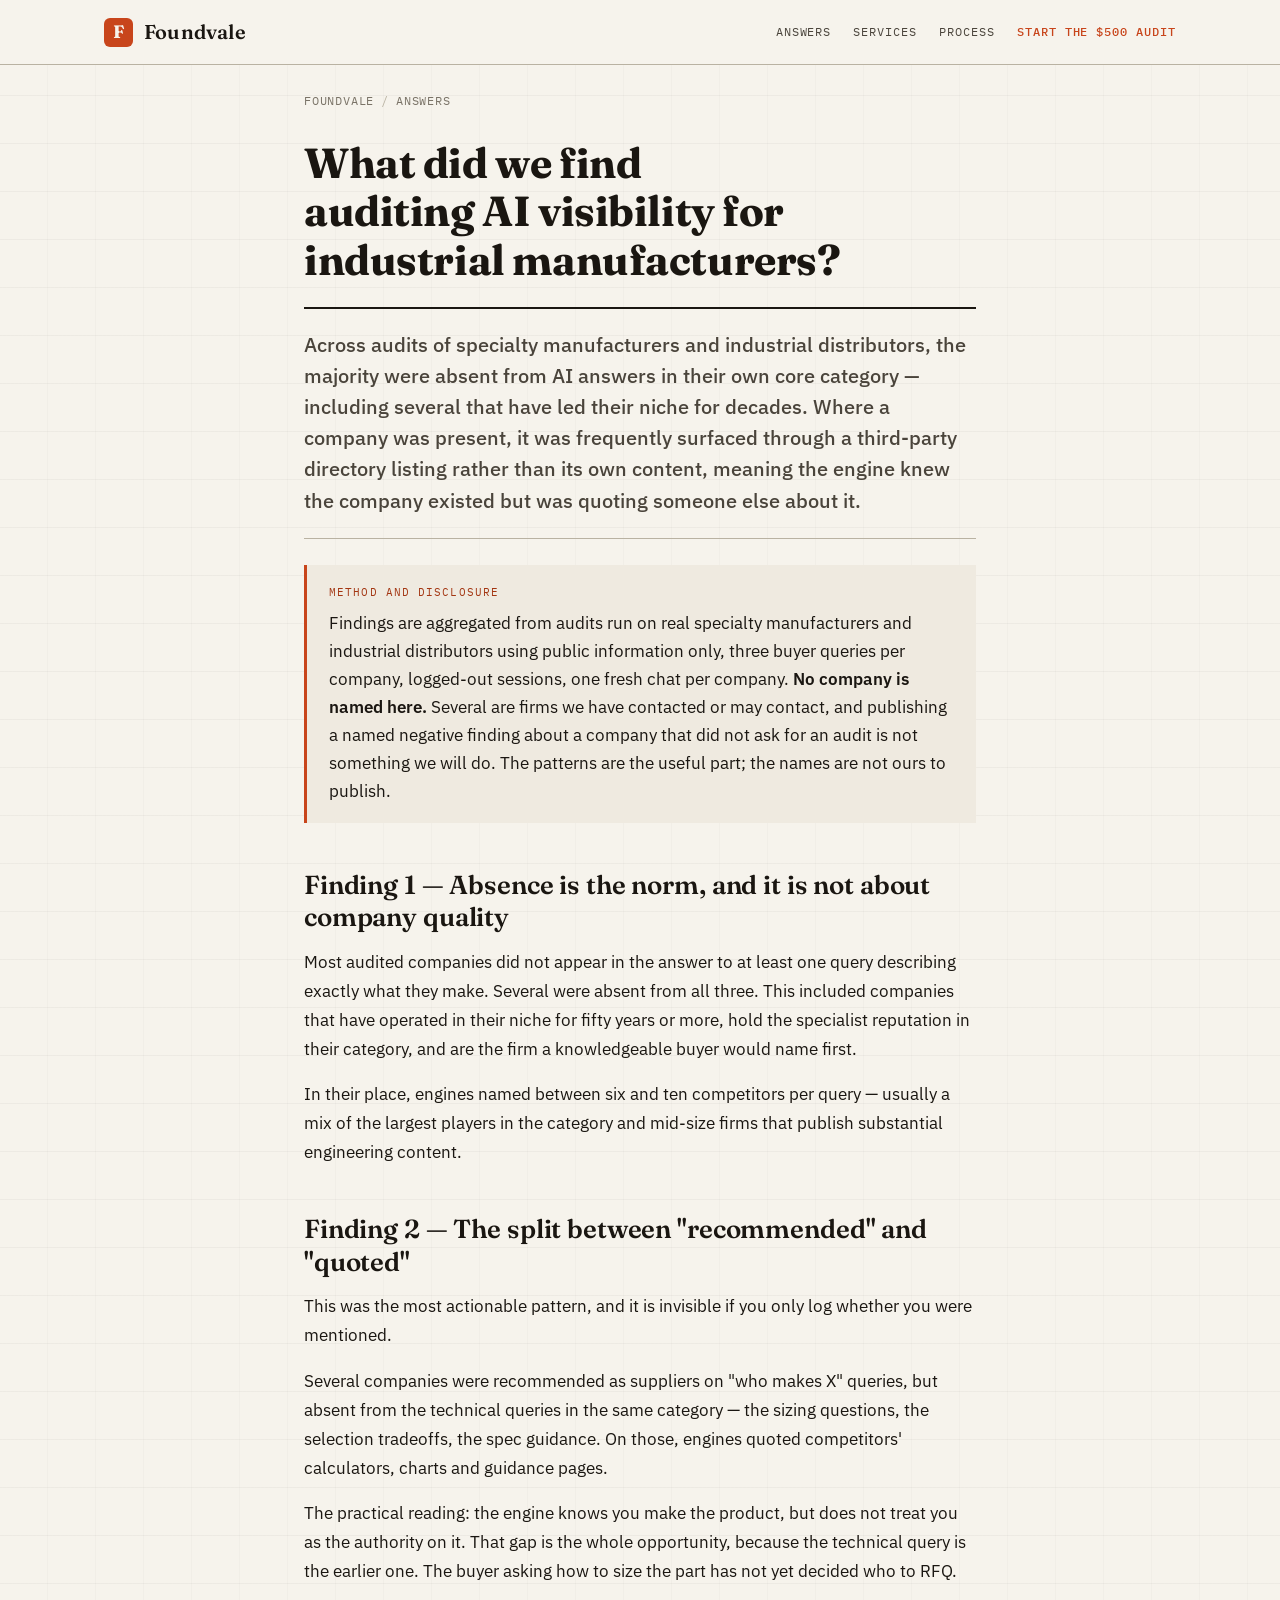
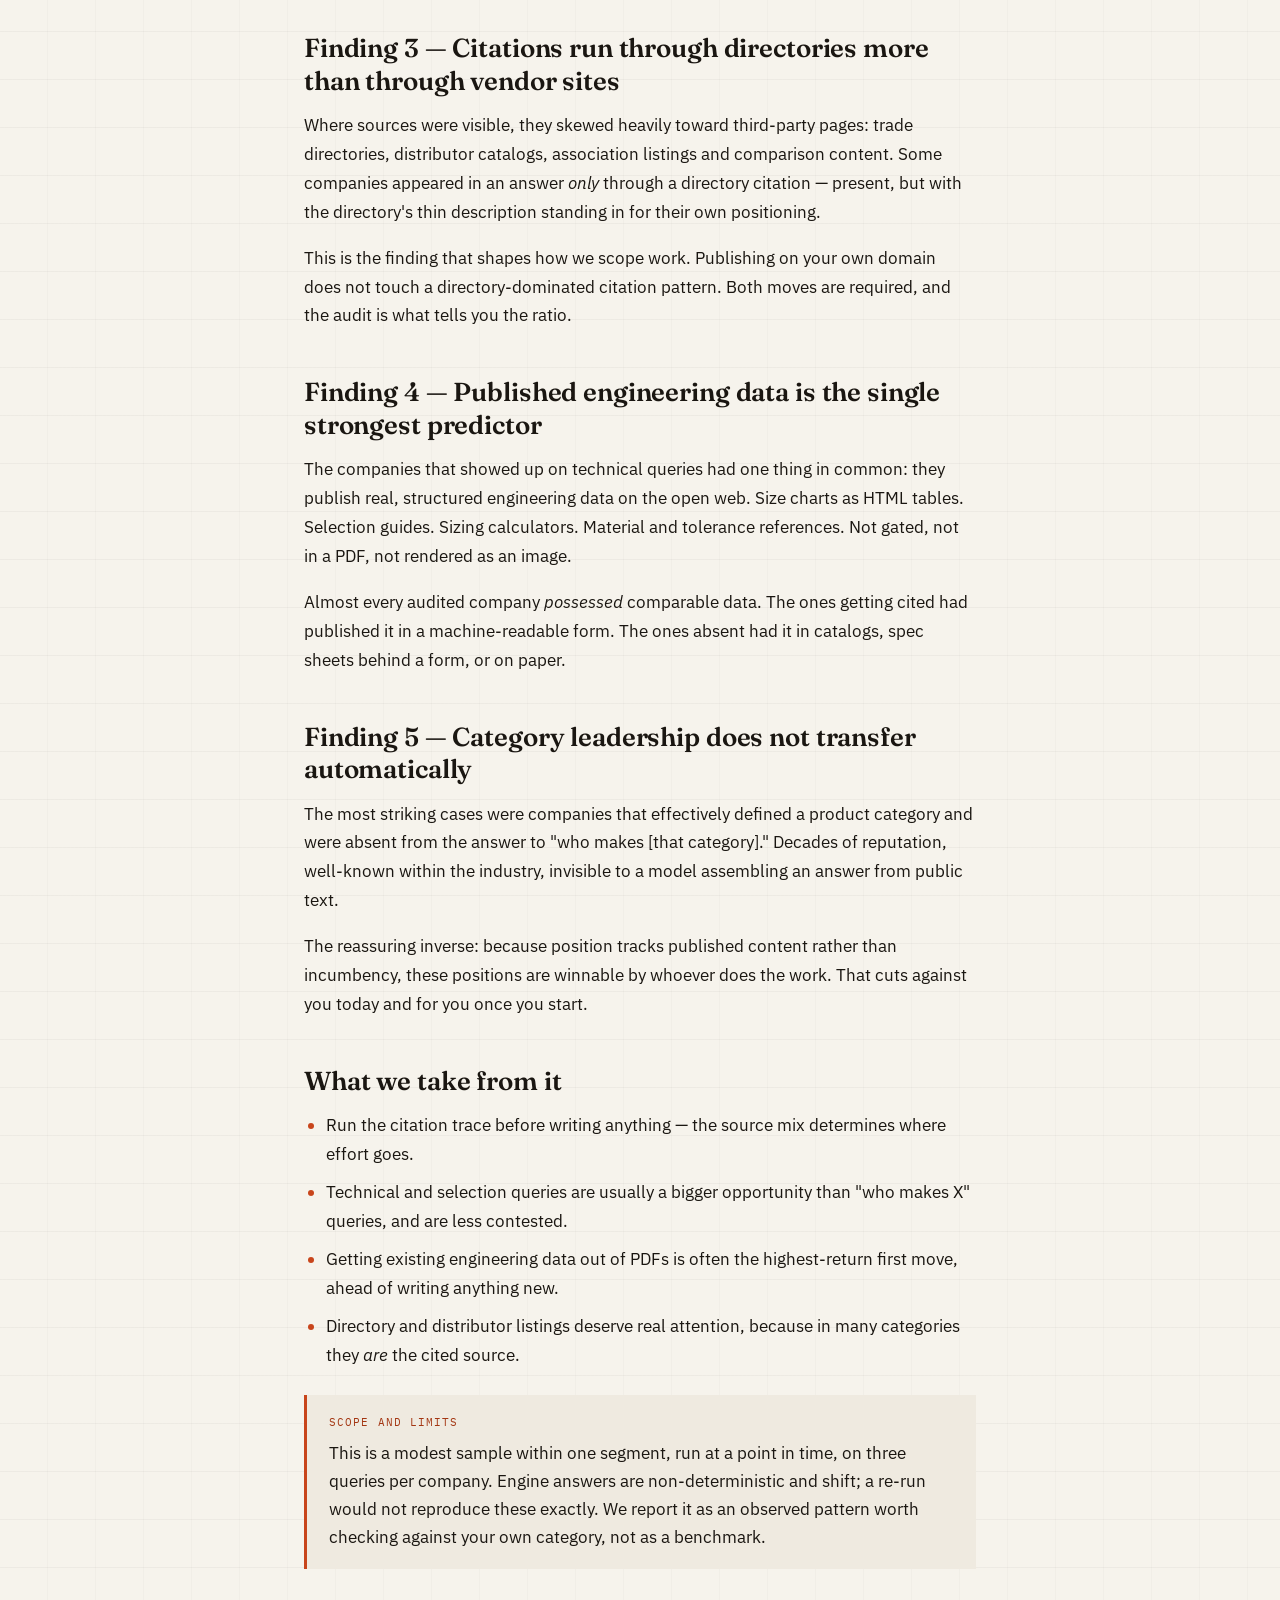
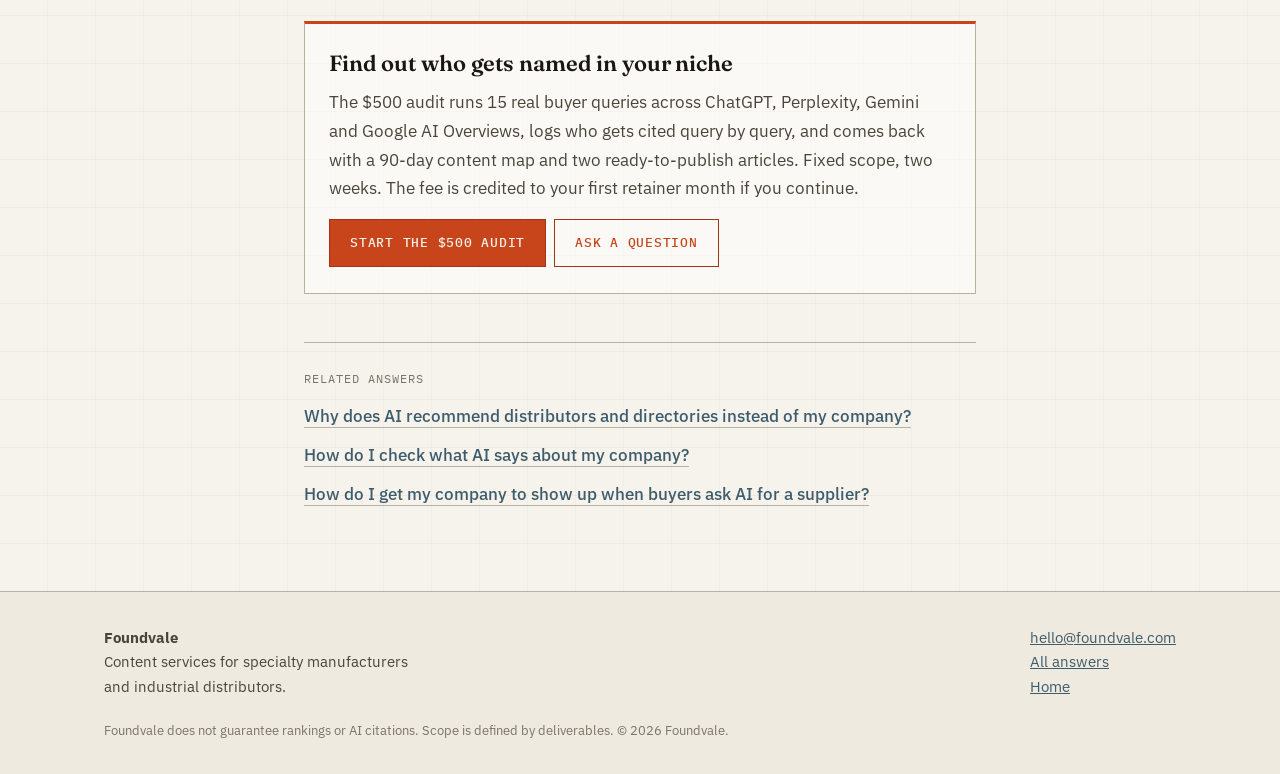
<file: answers/what-we-found-auditing-industrial-manufacturers/index.html>
<!doctype html>
<html lang="en">
<head>
<meta charset="utf-8">
<meta name="viewport" content="width=device-width, initial-scale=1">
<title>What we found auditing AI visibility across specialty manufacturers | Foundvale</title>
<link rel="canonical" href="https://foundvale.com/answers/what-we-found-auditing-industrial-manufacturers/">
<meta name="description" content="Aggregate findings from AI-visibility audits across specialty manufacturers and industrial distributors: most were absent from their own core category, and citation sources were dominated by directories and competitor content.">
<meta name="robots" content="index, follow, max-snippet:-1, max-image-preview:large, max-video-preview:-1">
<meta property="og:title" content="What did we find auditing AI visibility for industrial manufacturers?">
<meta property="og:description" content="Aggregate findings from AI-visibility audits across specialty manufacturers and industrial distributors: most were absent from their own core category, and citation sources were dominated by directories and competitor content.">
<meta property="og:type" content="article">
<meta property="og:url" content="https://foundvale.com/answers/what-we-found-auditing-industrial-manufacturers/">
<meta property="og:site_name" content="Foundvale">
<meta property="og:image" content="https://foundvale.com/og.png">
<meta name="twitter:card" content="summary_large_image">
<meta name="twitter:title" content="What did we find auditing AI visibility for industrial manufacturers?">
<meta name="twitter:description" content="Aggregate findings from AI-visibility audits across specialty manufacturers and industrial distributors: most were absent from their own core category, and citation sources were dominated by directories and competitor content.">
<meta name="twitter:image" content="https://foundvale.com/og.png">
<link rel="icon" href="/favicon.ico" sizes="any">
<link rel="preconnect" href="https://fonts.googleapis.com">
<link rel="preconnect" href="https://fonts.gstatic.com" crossorigin>
<link href="https://fonts.googleapis.com/css2?family=Fraunces:opsz,wght@9..144,400;9..144,600;9..144,700&family=IBM+Plex+Sans:wght@400;500;600&family=IBM+Plex+Mono:wght@400;500&display=swap" rel="stylesheet">
<link rel="stylesheet" href="/assets/article.css">
<script type="application/ld+json">
{
  "@context": "https://schema.org",
  "@graph": [
    {
      "@type": "Article",
      "@id": "https://foundvale.com/answers/what-we-found-auditing-industrial-manufacturers/#article",
      "headline": "What we found auditing AI visibility across specialty manufacturers",
      "description": "Aggregate findings from AI-visibility audits across specialty manufacturers and industrial distributors: most were absent from their own core category, and citation sources were dominated by directories and competitor content.",
      "url": "https://foundvale.com/answers/what-we-found-auditing-industrial-manufacturers/",
      "datePublished": "2026-08-04",
      "dateModified": "2026-08-04",
      "inLanguage": "en-US",
      "isPartOf": {
        "@id": "https://foundvale.com/#website"
      },
      "publisher": {
        "@id": "https://foundvale.com/#organization"
      },
      "author": {
        "@type": "Organization",
        "name": "Foundvale",
        "url": "https://foundvale.com/"
      },
      "about": {
        "@type": "Thing",
        "name": "AI search visibility for industrial B2B"
      }
    },
    {
      "@type": "FAQPage",
      "@id": "https://foundvale.com/answers/what-we-found-auditing-industrial-manufacturers/#faq",
      "mainEntity": [
        {
          "@type": "Question",
          "name": "What did we find auditing AI visibility for industrial manufacturers?",
          "acceptedAnswer": {
            "@type": "Answer",
            "text": "Across audits of specialty manufacturers and industrial distributors, the majority were absent from AI answers in their own core category \u2014 including several that have led their niche for decades. Where a company was present, it was frequently surfaced through a third-party directory listing rather than its own content, meaning the engine knew the company existed but was quoting someone else about it."
          }
        }
      ]
    },
    {
      "@type": "BreadcrumbList",
      "@id": "https://foundvale.com/answers/what-we-found-auditing-industrial-manufacturers/#breadcrumb",
      "itemListElement": [
        {
          "@type": "ListItem",
          "position": 1,
          "name": "Home",
          "item": "https://foundvale.com/"
        },
        {
          "@type": "ListItem",
          "position": 2,
          "name": "Answers",
          "item": "https://foundvale.com/answers/"
        },
        {
          "@type": "ListItem",
          "position": 3,
          "name": "What did we find auditing AI visibility for industrial manufacturers?",
          "item": "https://foundvale.com/answers/what-we-found-auditing-industrial-manufacturers/"
        }
      ]
    }
  ]
}
</script>
</head>
<body>
<header>
  <div class="bar">
    <a class="mark" href="/"><span class="badge">F</span><span class="name">Foundvale</span></a>
    <nav>
      <a href="/answers/">Answers</a>
      <a href="/#offer">Services</a>
      <a href="/#process">Process</a>
      <a class="cta" href="/#offer">Start the $500 audit</a>
    </nav>
  </div>
</header>
<div class="wrap">
  <div class="crumb"><a href="/">Foundvale</a><span>/</span><a href="/answers/">Answers</a></div>
  <article>
    <h1>What did we find auditing AI visibility for industrial manufacturers?</h1>
    <p class="standfirst">Across audits of specialty manufacturers and industrial distributors, the majority were absent from AI answers in their own core category — including several that have led their niche for decades. Where a company was present, it was frequently surfaced through a third-party directory listing rather than its own content, meaning the engine knew the company existed but was quoting someone else about it.</p>

<div class="callout">
  <span class="lbl">Method and disclosure</span>
  <p>Findings are aggregated from audits run on real specialty manufacturers and industrial distributors using public information only, three buyer queries per company, logged-out sessions, one fresh chat per company. <strong>No company is named here.</strong> Several are firms we have contacted or may contact, and publishing a named negative finding about a company that did not ask for an audit is not something we will do. The patterns are the useful part; the names are not ours to publish.</p>
</div>

<h2>Finding 1 &mdash; Absence is the norm, and it is not about company quality</h2>
<p>Most audited companies did not appear in the answer to at least one query describing exactly what they make. Several were absent from all three. This included companies that have operated in their niche for fifty years or more, hold the specialist reputation in their category, and are the firm a knowledgeable buyer would name first.</p>
<p>In their place, engines named between six and ten competitors per query — usually a mix of the largest players in the category and mid-size firms that publish substantial engineering content.</p>

<h2>Finding 2 &mdash; The split between "recommended" and "quoted"</h2>
<p>This was the most actionable pattern, and it is invisible if you only log whether you were mentioned.</p>
<p>Several companies were recommended as suppliers on "who makes X" queries, but absent from the technical queries in the same category — the sizing questions, the selection tradeoffs, the spec guidance. On those, engines quoted competitors' calculators, charts and guidance pages.</p>
<p>The practical reading: the engine knows you make the product, but does not treat you as the authority on it. That gap is the whole opportunity, because the technical query is the earlier one. The buyer asking how to size the part has not yet decided who to RFQ.</p>

<h2>Finding 3 &mdash; Citations run through directories more than through vendor sites</h2>
<p>Where sources were visible, they skewed heavily toward third-party pages: trade directories, distributor catalogs, association listings and comparison content. Some companies appeared in an answer <em>only</em> through a directory citation — present, but with the directory's thin description standing in for their own positioning.</p>
<p>This is the finding that shapes how we scope work. Publishing on your own domain does not touch a directory-dominated citation pattern. Both moves are required, and the audit is what tells you the ratio.</p>

<h2>Finding 4 &mdash; Published engineering data is the single strongest predictor</h2>
<p>The companies that showed up on technical queries had one thing in common: they publish real, structured engineering data on the open web. Size charts as HTML tables. Selection guides. Sizing calculators. Material and tolerance references. Not gated, not in a PDF, not rendered as an image.</p>
<p>Almost every audited company <em>possessed</em> comparable data. The ones getting cited had published it in a machine-readable form. The ones absent had it in catalogs, spec sheets behind a form, or on paper.</p>

<h2>Finding 5 &mdash; Category leadership does not transfer automatically</h2>
<p>The most striking cases were companies that effectively defined a product category and were absent from the answer to "who makes [that category]." Decades of reputation, well-known within the industry, invisible to a model assembling an answer from public text.</p>
<p>The reassuring inverse: because position tracks published content rather than incumbency, these positions are winnable by whoever does the work. That cuts against you today and for you once you start.</p>

<h2>What we take from it</h2>
<ul>
  <li>Run the citation trace before writing anything &mdash; the source mix determines where effort goes.</li>
  <li>Technical and selection queries are usually a bigger opportunity than "who makes X" queries, and are less contested.</li>
  <li>Getting existing engineering data out of PDFs is often the highest-return first move, ahead of writing anything new.</li>
  <li>Directory and distributor listings deserve real attention, because in many categories they <em>are</em> the cited source.</li>
</ul>

<div class="callout">
  <span class="lbl">Scope and limits</span>
  <p>This is a modest sample within one segment, run at a point in time, on three queries per company. Engine answers are non-deterministic and shift; a re-run would not reproduce these exactly. We report it as an observed pattern worth checking against your own category, not as a benchmark.</p>
</div>
<div class="nextstep">
  <h2>Find out who gets named in your niche</h2>
  <p>The $500 audit runs 15 real buyer queries across ChatGPT, Perplexity, Gemini and Google AI Overviews, logs who gets cited query by query, and comes back with a 90-day content map and two ready-to-publish articles. Fixed scope, two weeks. The fee is credited to your first retainer month if you continue.</p>
  <a class="btn" href="/#offer">Start the $500 audit</a><a class="btn ghost" href="mailto:hello@foundvale.com">Ask a question</a>
</div>
    <div class="related">
      <span class="lbl">Related answers</span>
      <ul>
      <li><a href="/answers/why-ai-names-distributors-instead-of-manufacturers/">Why does AI recommend distributors and directories instead of my company?</a></li>
      <li><a href="/answers/check-what-ai-says-about-your-company/">How do I check what AI says about my company?</a></li>
      <li><a href="/answers/get-found-when-buyers-ask-ai-for-suppliers/">How do I get my company to show up when buyers ask AI for a supplier?</a></li>
      </ul>
    </div>
  </article>
</div>
<footer>
  <div class="wrap">
    <div class="frow">
      <div><strong>Foundvale</strong><br>Content services for specialty manufacturers<br>and industrial distributors.</div>
      <div><a href="mailto:hello@foundvale.com">hello@foundvale.com</a><br><a href="/answers/">All answers</a><br><a href="/">Home</a></div>
    </div>
    <div class="fine">Foundvale does not guarantee rankings or AI citations. Scope is defined by deliverables. &copy; 2026 Foundvale.</div>
  </div>
</footer>
</body>
</html>
</file>
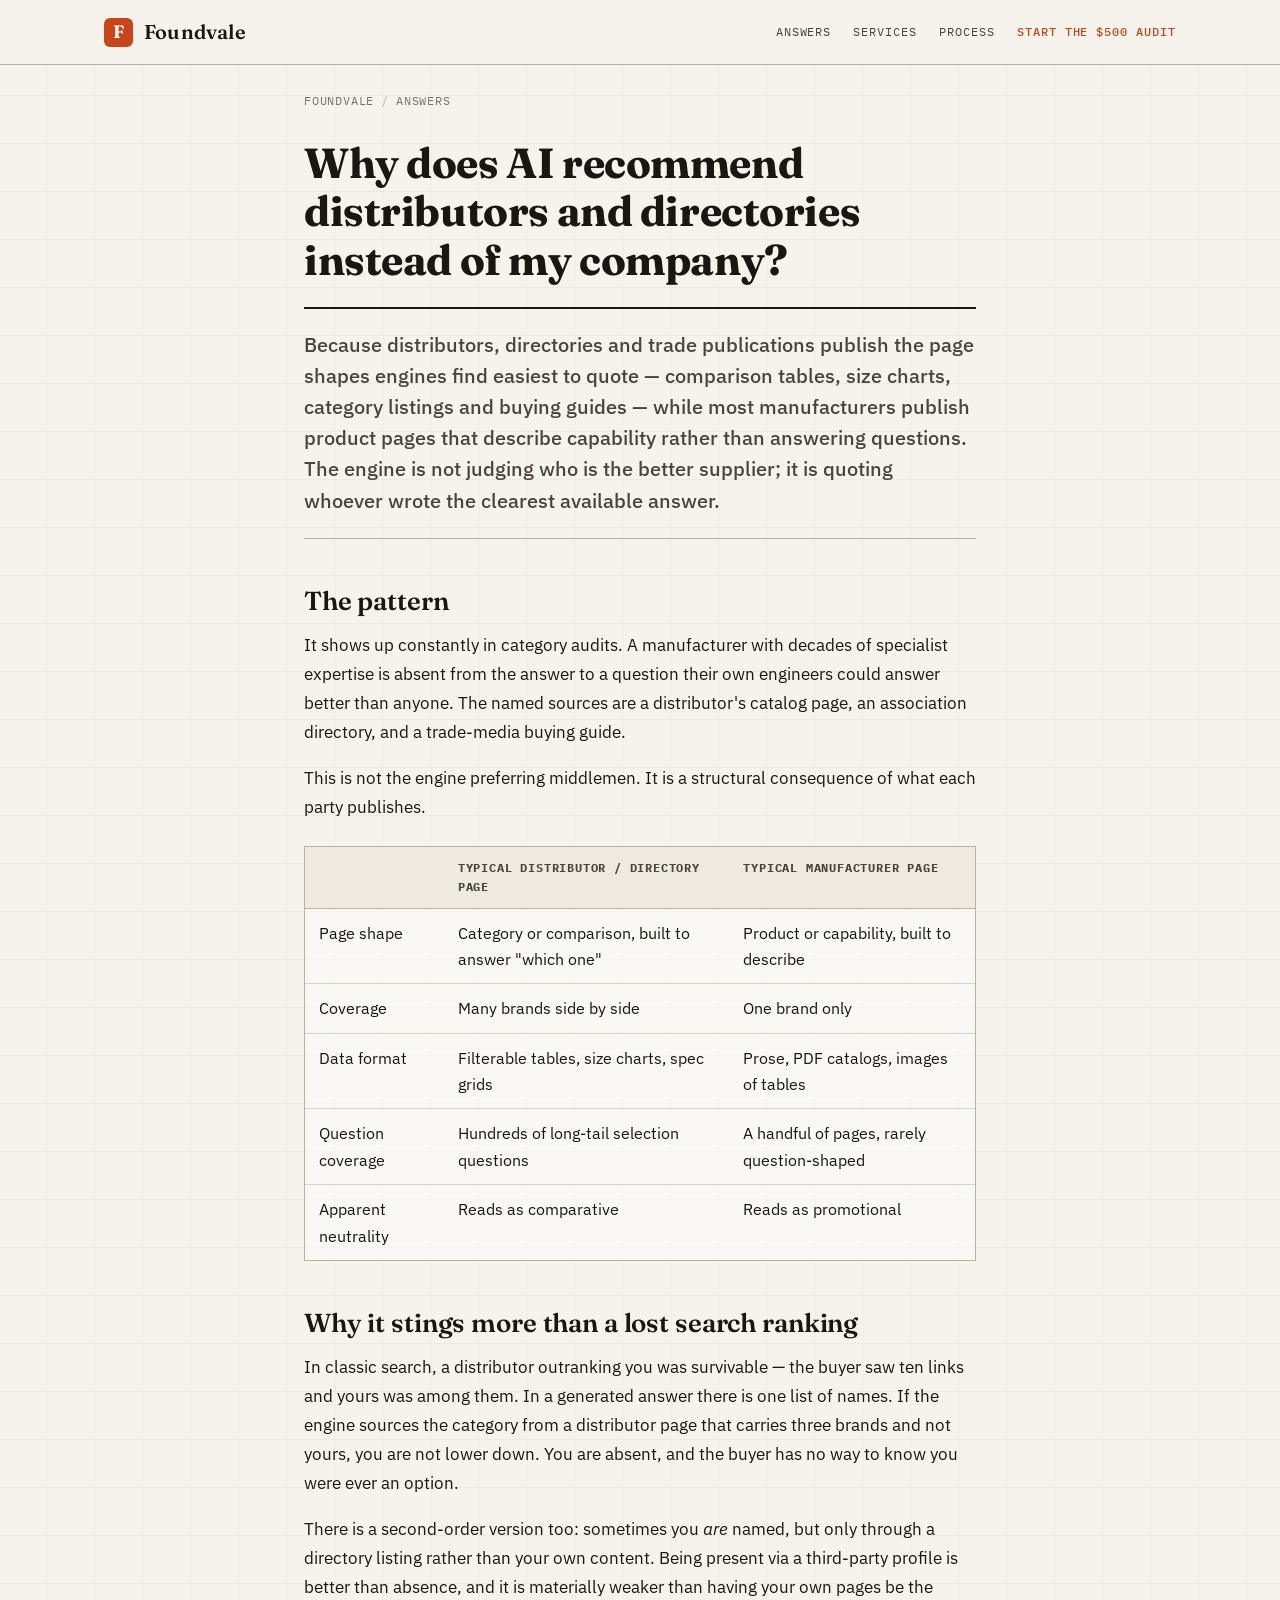
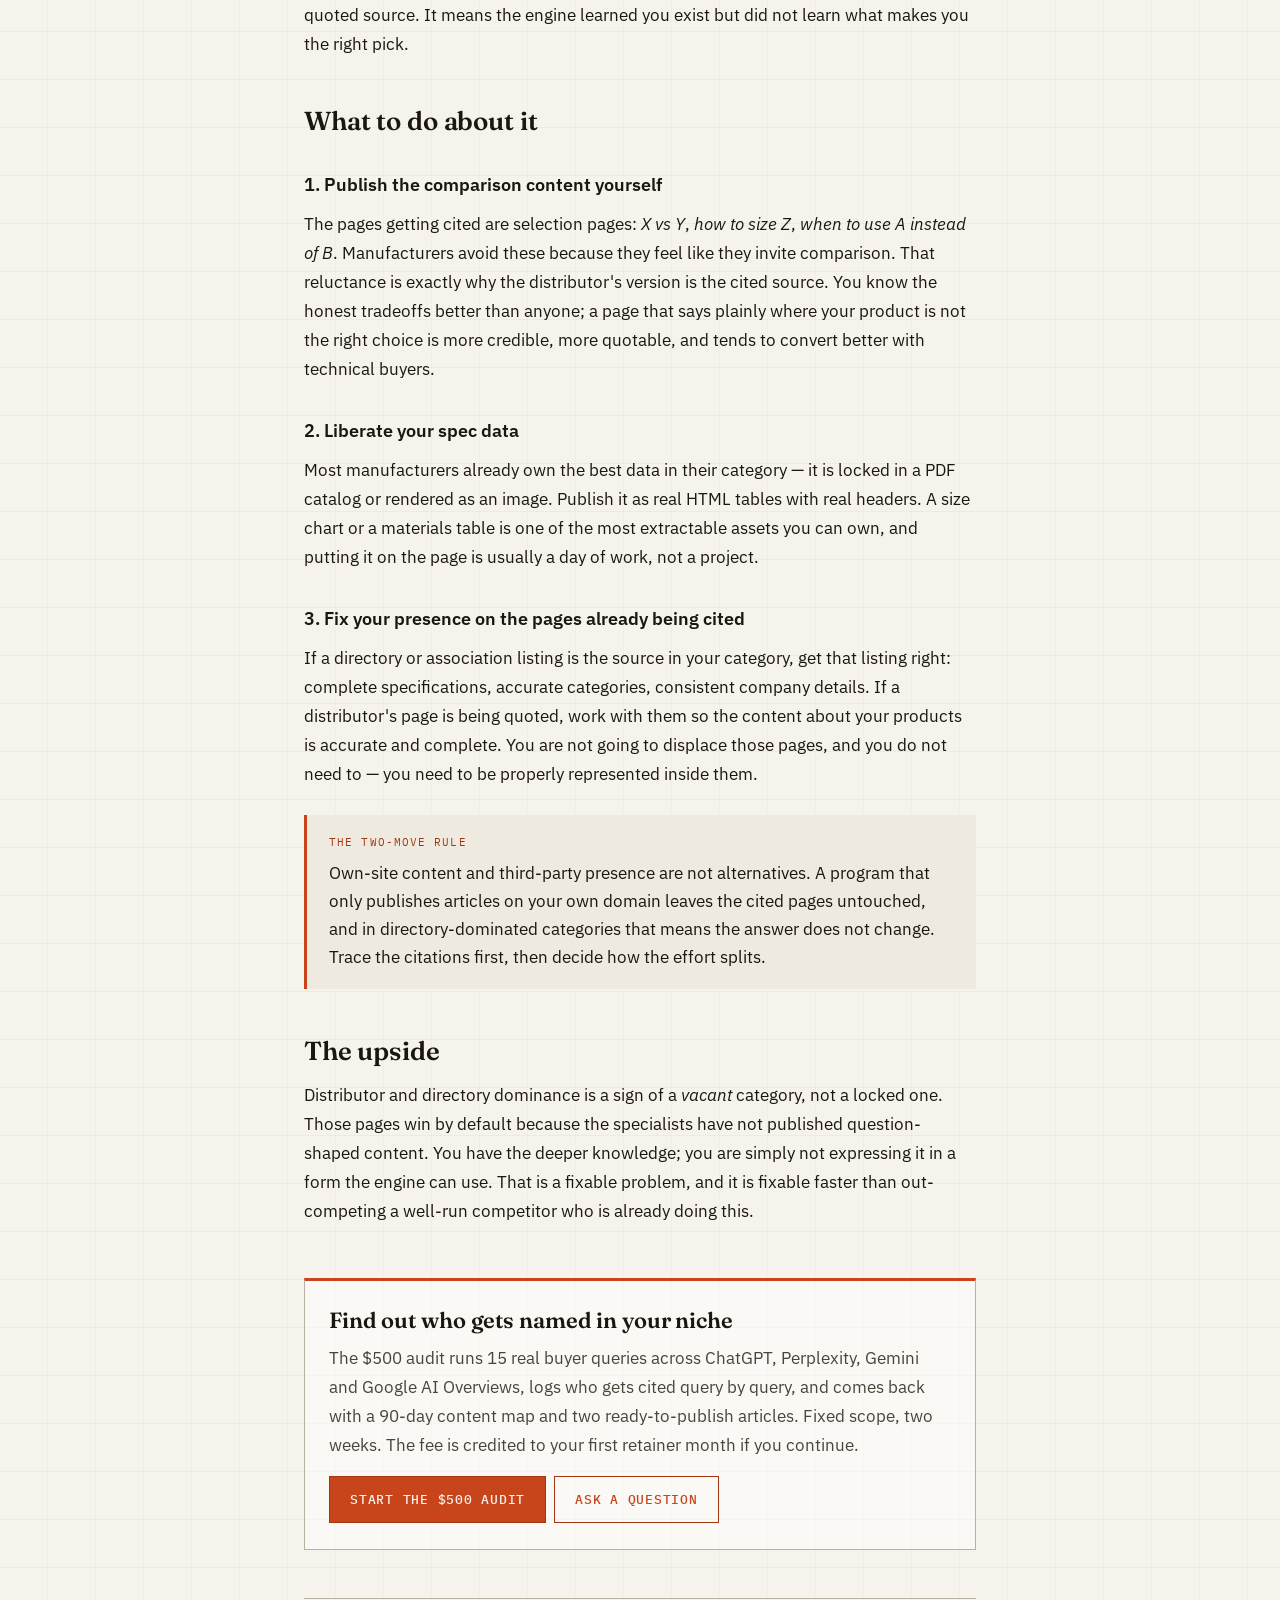
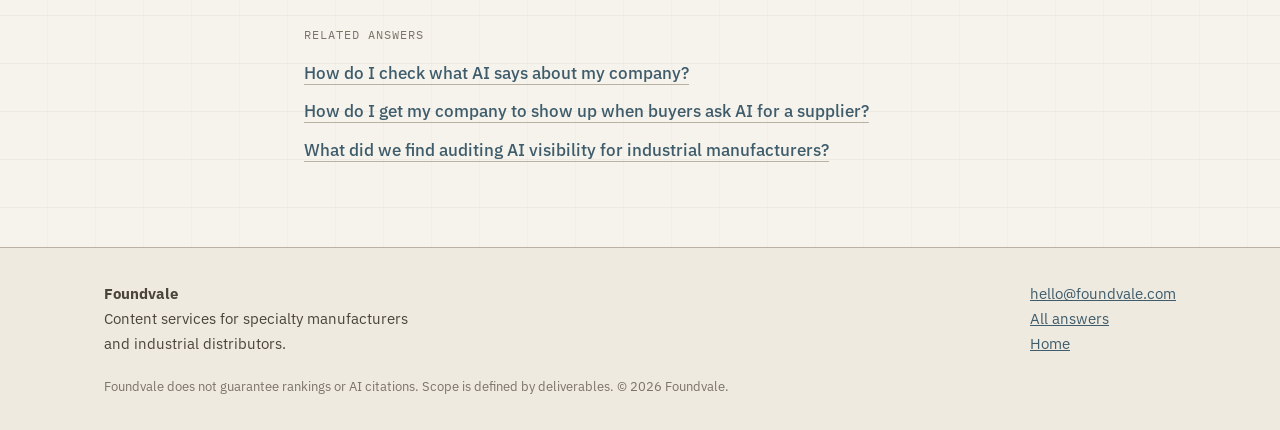
<file: answers/why-ai-names-distributors-instead-of-manufacturers/index.html>
<!doctype html>
<html lang="en">
<head>
<meta charset="utf-8">
<meta name="viewport" content="width=device-width, initial-scale=1">
<title>Why AI names distributors and directories instead of your company | Foundvale</title>
<link rel="canonical" href="https://foundvale.com/answers/why-ai-names-distributors-instead-of-manufacturers/">
<meta name="description" content="AI engines cite whichever page most cleanly answers the question. Distributors and directories publish comparison tables, size charts and category pages at scale, so they get cited even when the manufacturer has deeper expertise.">
<meta name="robots" content="index, follow, max-snippet:-1, max-image-preview:large, max-video-preview:-1">
<meta property="og:title" content="Why does AI recommend distributors and directories instead of my company?">
<meta property="og:description" content="AI engines cite whichever page most cleanly answers the question. Distributors and directories publish comparison tables, size charts and category pages at scale, so they get cited even when the manufacturer has deeper expertise.">
<meta property="og:type" content="article">
<meta property="og:url" content="https://foundvale.com/answers/why-ai-names-distributors-instead-of-manufacturers/">
<meta property="og:site_name" content="Foundvale">
<meta property="og:image" content="https://foundvale.com/og.png">
<meta name="twitter:card" content="summary_large_image">
<meta name="twitter:title" content="Why does AI recommend distributors and directories instead of my company?">
<meta name="twitter:description" content="AI engines cite whichever page most cleanly answers the question. Distributors and directories publish comparison tables, size charts and category pages at scale, so they get cited even when the manufacturer has deeper expertise.">
<meta name="twitter:image" content="https://foundvale.com/og.png">
<link rel="icon" href="/favicon.ico" sizes="any">
<link rel="preconnect" href="https://fonts.googleapis.com">
<link rel="preconnect" href="https://fonts.gstatic.com" crossorigin>
<link href="https://fonts.googleapis.com/css2?family=Fraunces:opsz,wght@9..144,400;9..144,600;9..144,700&family=IBM+Plex+Sans:wght@400;500;600&family=IBM+Plex+Mono:wght@400;500&display=swap" rel="stylesheet">
<link rel="stylesheet" href="/assets/article.css">
<script type="application/ld+json">
{
  "@context": "https://schema.org",
  "@graph": [
    {
      "@type": "Article",
      "@id": "https://foundvale.com/answers/why-ai-names-distributors-instead-of-manufacturers/#article",
      "headline": "Why AI names distributors and directories instead of your company",
      "description": "AI engines cite whichever page most cleanly answers the question. Distributors and directories publish comparison tables, size charts and category pages at scale, so they get cited even when the manufacturer has deeper expertise.",
      "url": "https://foundvale.com/answers/why-ai-names-distributors-instead-of-manufacturers/",
      "datePublished": "2026-08-04",
      "dateModified": "2026-08-04",
      "inLanguage": "en-US",
      "isPartOf": {
        "@id": "https://foundvale.com/#website"
      },
      "publisher": {
        "@id": "https://foundvale.com/#organization"
      },
      "author": {
        "@type": "Organization",
        "name": "Foundvale",
        "url": "https://foundvale.com/"
      },
      "about": {
        "@type": "Thing",
        "name": "AI search visibility for industrial B2B"
      }
    },
    {
      "@type": "FAQPage",
      "@id": "https://foundvale.com/answers/why-ai-names-distributors-instead-of-manufacturers/#faq",
      "mainEntity": [
        {
          "@type": "Question",
          "name": "Why does AI recommend distributors and directories instead of my company?",
          "acceptedAnswer": {
            "@type": "Answer",
            "text": "Because distributors, directories and trade publications publish the page shapes engines find easiest to quote \u2014 comparison tables, size charts, category listings and buying guides \u2014 while most manufacturers publish product pages that describe capability rather than answering questions. The engine is not judging who is the better supplier; it is quoting whoever wrote the clearest available answer."
          }
        }
      ]
    },
    {
      "@type": "BreadcrumbList",
      "@id": "https://foundvale.com/answers/why-ai-names-distributors-instead-of-manufacturers/#breadcrumb",
      "itemListElement": [
        {
          "@type": "ListItem",
          "position": 1,
          "name": "Home",
          "item": "https://foundvale.com/"
        },
        {
          "@type": "ListItem",
          "position": 2,
          "name": "Answers",
          "item": "https://foundvale.com/answers/"
        },
        {
          "@type": "ListItem",
          "position": 3,
          "name": "Why does AI recommend distributors and directories instead of my company?",
          "item": "https://foundvale.com/answers/why-ai-names-distributors-instead-of-manufacturers/"
        }
      ]
    }
  ]
}
</script>
</head>
<body>
<header>
  <div class="bar">
    <a class="mark" href="/"><span class="badge">F</span><span class="name">Foundvale</span></a>
    <nav>
      <a href="/answers/">Answers</a>
      <a href="/#offer">Services</a>
      <a href="/#process">Process</a>
      <a class="cta" href="/#offer">Start the $500 audit</a>
    </nav>
  </div>
</header>
<div class="wrap">
  <div class="crumb"><a href="/">Foundvale</a><span>/</span><a href="/answers/">Answers</a></div>
  <article>
    <h1>Why does AI recommend distributors and directories instead of my company?</h1>
    <p class="standfirst">Because distributors, directories and trade publications publish the page shapes engines find easiest to quote — comparison tables, size charts, category listings and buying guides — while most manufacturers publish product pages that describe capability rather than answering questions. The engine is not judging who is the better supplier; it is quoting whoever wrote the clearest available answer.</p>

<h2>The pattern</h2>
<p>It shows up constantly in category audits. A manufacturer with decades of specialist expertise is absent from the answer to a question their own engineers could answer better than anyone. The named sources are a distributor's catalog page, an association directory, and a trade-media buying guide.</p>
<p>This is not the engine preferring middlemen. It is a structural consequence of what each party publishes.</p>

<div class="tablewrap">
<table>
  <thead><tr><th></th><th>Typical distributor / directory page</th><th>Typical manufacturer page</th></tr></thead>
  <tbody>
    <tr><td>Page shape</td><td>Category or comparison, built to answer "which one"</td><td>Product or capability, built to describe</td></tr>
    <tr><td>Coverage</td><td>Many brands side by side</td><td>One brand only</td></tr>
    <tr><td>Data format</td><td>Filterable tables, size charts, spec grids</td><td>Prose, PDF catalogs, images of tables</td></tr>
    <tr><td>Question coverage</td><td>Hundreds of long-tail selection questions</td><td>A handful of pages, rarely question-shaped</td></tr>
    <tr><td>Apparent neutrality</td><td>Reads as comparative</td><td>Reads as promotional</td></tr>
  </tbody>
</table>
</div>

<h2>Why it stings more than a lost search ranking</h2>
<p>In classic search, a distributor outranking you was survivable — the buyer saw ten links and yours was among them. In a generated answer there is one list of names. If the engine sources the category from a distributor page that carries three brands and not yours, you are not lower down. You are absent, and the buyer has no way to know you were ever an option.</p>
<p>There is a second-order version too: sometimes you <em>are</em> named, but only through a directory listing rather than your own content. Being present via a third-party profile is better than absence, and it is materially weaker than having your own pages be the quoted source. It means the engine learned you exist but did not learn what makes you the right pick.</p>

<h2>What to do about it</h2>
<h3>1. Publish the comparison content yourself</h3>
<p>The pages getting cited are selection pages: <em>X vs Y</em>, <em>how to size Z</em>, <em>when to use A instead of B</em>. Manufacturers avoid these because they feel like they invite comparison. That reluctance is exactly why the distributor's version is the cited source. You know the honest tradeoffs better than anyone; a page that says plainly where your product is not the right choice is more credible, more quotable, and tends to convert better with technical buyers.</p>

<h3>2. Liberate your spec data</h3>
<p>Most manufacturers already own the best data in their category — it is locked in a PDF catalog or rendered as an image. Publish it as real HTML tables with real headers. A size chart or a materials table is one of the most extractable assets you can own, and putting it on the page is usually a day of work, not a project.</p>

<h3>3. Fix your presence on the pages already being cited</h3>
<p>If a directory or association listing is the source in your category, get that listing right: complete specifications, accurate categories, consistent company details. If a distributor's page is being quoted, work with them so the content about your products is accurate and complete. You are not going to displace those pages, and you do not need to — you need to be properly represented inside them.</p>

<div class="callout">
  <span class="lbl">The two-move rule</span>
  <p>Own-site content and third-party presence are not alternatives. A program that only publishes articles on your own domain leaves the cited pages untouched, and in directory-dominated categories that means the answer does not change. Trace the citations first, then decide how the effort splits.</p>
</div>

<h2>The upside</h2>
<p>Distributor and directory dominance is a sign of a <em>vacant</em> category, not a locked one. Those pages win by default because the specialists have not published question-shaped content. You have the deeper knowledge; you are simply not expressing it in a form the engine can use. That is a fixable problem, and it is fixable faster than out-competing a well-run competitor who is already doing this.</p>
<div class="nextstep">
  <h2>Find out who gets named in your niche</h2>
  <p>The $500 audit runs 15 real buyer queries across ChatGPT, Perplexity, Gemini and Google AI Overviews, logs who gets cited query by query, and comes back with a 90-day content map and two ready-to-publish articles. Fixed scope, two weeks. The fee is credited to your first retainer month if you continue.</p>
  <a class="btn" href="/#offer">Start the $500 audit</a><a class="btn ghost" href="mailto:hello@foundvale.com">Ask a question</a>
</div>
    <div class="related">
      <span class="lbl">Related answers</span>
      <ul>
      <li><a href="/answers/check-what-ai-says-about-your-company/">How do I check what AI says about my company?</a></li>
      <li><a href="/answers/get-found-when-buyers-ask-ai-for-suppliers/">How do I get my company to show up when buyers ask AI for a supplier?</a></li>
      <li><a href="/answers/what-we-found-auditing-industrial-manufacturers/">What did we find auditing AI visibility for industrial manufacturers?</a></li>
      </ul>
    </div>
  </article>
</div>
<footer>
  <div class="wrap">
    <div class="frow">
      <div><strong>Foundvale</strong><br>Content services for specialty manufacturers<br>and industrial distributors.</div>
      <div><a href="mailto:hello@foundvale.com">hello@foundvale.com</a><br><a href="/answers/">All answers</a><br><a href="/">Home</a></div>
    </div>
    <div class="fine">Foundvale does not guarantee rankings or AI citations. Scope is defined by deliverables. &copy; 2026 Foundvale.</div>
  </div>
</footer>
</body>
</html>
</file>
<file: assets/article.css>
/* Foundvale — article/answer-page stylesheet.
   Shares the landing page's design tokens; layout is purpose-built for
   long-form answer pages (single column, generous measure, spec tables). */

:root{
  --paper:#F6F3EC;
  --paper-deep:#EFEAE0;
  --ink:#1A1611;
  --ink-soft:#4A443B;
  --ink-faint:#7A7367;
  --oxide:#C8451B;
  --oxide-deep:#A33612;
  --steel:#3E5C6B;
  --rule:#D8D2C4;
  --rule-dark:#B9B2A2;
  --maxw:720px;
  --font-display:"Fraunces",Georgia,serif;
  --font-body:"IBM Plex Sans",-apple-system,BlinkMacSystemFont,sans-serif;
  --font-mono:"IBM Plex Mono",ui-monospace,monospace;
}

*{box-sizing:border-box;margin:0;padding:0}
html{scroll-behavior:smooth;-webkit-text-size-adjust:100%}
body{
  background:var(--paper);
  color:var(--ink);
  font-family:var(--font-body);
  font-size:17px;
  line-height:1.7;
  -webkit-font-smoothing:antialiased;
  background-image:
    repeating-linear-gradient(to bottom, transparent 0 47px, rgba(26,22,17,.04) 47px 48px),
    repeating-linear-gradient(to right, transparent 0 47px, rgba(26,22,17,.025) 47px 48px);
}
a{color:var(--steel)}
a:hover{color:var(--oxide)}
::selection{background:var(--oxide);color:var(--paper)}

.wrap{max-width:var(--maxw);margin:0 auto;padding:0 24px}

/* ---------- header ---------- */
header{
  border-bottom:1px solid var(--rule-dark);
  background:rgba(246,243,236,.94);
  backdrop-filter:blur(6px);
  position:sticky;top:0;z-index:20;
}
.bar{
  display:flex;align-items:center;justify-content:space-between;
  height:64px;max-width:1120px;margin:0 auto;padding:0 24px;gap:16px;
}
.mark{display:flex;align-items:center;gap:11px;text-decoration:none;color:var(--ink);flex-shrink:0}
.mark .badge{
  width:29px;height:29px;border-radius:6px;background:var(--oxide);
  display:grid;place-items:center;color:var(--paper);
  font-family:var(--font-display);font-weight:700;font-size:18px;line-height:1;
}
.mark .name{font-family:var(--font-display);font-weight:600;font-size:20px;letter-spacing:.01em}
.bar nav{display:flex;gap:22px;align-items:center}
.bar nav a{
  font-family:var(--font-mono);font-size:12px;letter-spacing:.08em;
  text-transform:uppercase;text-decoration:none;color:var(--ink-soft);
}
.bar nav a:hover{color:var(--oxide)}
.bar nav a.cta{color:var(--oxide);font-weight:500}
@media (max-width:620px){
  .bar nav a:not(.cta){display:none}
}

/* ---------- breadcrumb ---------- */
.crumb{
  font-family:var(--font-mono);font-size:11.5px;letter-spacing:.07em;
  text-transform:uppercase;color:var(--ink-faint);
  padding:26px 0 0;
}
.crumb a{color:var(--ink-faint);text-decoration:none}
.crumb a:hover{color:var(--oxide)}
.crumb span{margin:0 7px;color:var(--rule-dark)}

/* ---------- article ---------- */
article{padding:14px 0 72px}
h1{
  font-family:var(--font-display);
  font-weight:700;
  font-size:clamp(30px,5.2vw,42px);
  line-height:1.16;
  letter-spacing:-.01em;
  margin:14px 0 0;
  text-wrap:balance;
}
.standfirst{
  font-size:19.5px;
  line-height:1.6;
  color:var(--ink-soft);
  margin:22px 0 0;
  padding:20px 0 22px;
  border-top:2px solid var(--ink);
  border-bottom:1px solid var(--rule-dark);
  font-weight:500;
}
.standfirst strong{color:var(--ink);font-weight:600}

article h2{
  font-family:var(--font-display);
  font-weight:600;
  font-size:26px;
  line-height:1.25;
  margin:46px 0 14px;
  letter-spacing:-.005em;
}
article h3{
  font-family:var(--font-body);
  font-weight:600;
  font-size:18px;
  margin:32px 0 10px;
  color:var(--ink);
}
article p{margin:0 0 17px}
article ul,article ol{margin:0 0 18px;padding-left:22px}
article li{margin:0 0 9px}
article li::marker{color:var(--oxide)}
article strong{font-weight:600}

/* ---------- callout ---------- */
.callout{
  background:var(--paper-deep);
  border-left:3px solid var(--oxide);
  padding:18px 22px;
  margin:26px 0;
  font-size:16.5px;
}
.callout .lbl{
  display:block;
  font-family:var(--font-mono);font-size:11px;letter-spacing:.1em;
  text-transform:uppercase;color:var(--oxide-deep);margin-bottom:7px;
}
.callout p:last-child{margin-bottom:0}

/* ---------- table ---------- */
.tablewrap{overflow-x:auto;margin:24px 0;border:1px solid var(--rule-dark);background:rgba(255,255,255,.4)}
table{border-collapse:collapse;width:100%;font-size:15.5px;min-width:480px}
th,td{padding:11px 14px;text-align:left;border-bottom:1px solid var(--rule);vertical-align:top}
th{
  font-family:var(--font-mono);font-size:11.5px;letter-spacing:.07em;
  text-transform:uppercase;color:var(--ink-soft);
  background:var(--paper-deep);border-bottom:1px solid var(--rule-dark);
}
tr:last-child td{border-bottom:none}

/* ---------- next step ---------- */
.nextstep{
  border:1px solid var(--rule-dark);
  border-top:3px solid var(--oxide);
  background:rgba(255,255,255,.45);
  padding:26px 24px;
  margin:52px 0 0;
}
.nextstep h2{margin:0 0 10px;font-size:22px}
.nextstep p{margin:0 0 16px;color:var(--ink-soft)}
.btn{
  display:inline-block;
  background:var(--oxide);color:var(--paper);
  text-decoration:none;
  font-family:var(--font-mono);font-size:12.5px;letter-spacing:.06em;
  text-transform:uppercase;font-weight:500;
  padding:12px 20px;
  border:1px solid var(--oxide-deep);
}
.btn:hover{background:var(--oxide-deep);color:var(--paper)}
.btn.ghost{background:transparent;color:var(--oxide);margin-left:8px}
.btn.ghost:hover{background:var(--paper-deep);color:var(--oxide-deep)}
@media (max-width:520px){
  .btn{display:block;text-align:center}
  .btn.ghost{margin:10px 0 0}
}

/* ---------- related ---------- */
.related{margin:48px 0 0;padding-top:26px;border-top:1px solid var(--rule-dark)}
.related .lbl{
  font-family:var(--font-mono);font-size:11.5px;letter-spacing:.09em;
  text-transform:uppercase;color:var(--ink-faint);display:block;margin-bottom:14px;
}
.related ul{list-style:none;padding:0;margin:0}
.related li{margin:0 0 10px}
.related a{text-decoration:none;font-weight:500;border-bottom:1px solid var(--rule-dark)}
.related a:hover{border-bottom-color:var(--oxide)}

/* ---------- index/hub ---------- */
.hublist{list-style:none;padding:0;margin:34px 0 0}
.hublist li{
  border-top:1px solid var(--rule-dark);
  padding:22px 0;
}
/* the .standfirst already closes with a rule — avoid stacking two */
.hublist li:first-child{border-top:none;padding-top:4px}
.hublist li:last-child{border-bottom:1px solid var(--rule-dark)}
.hublist a{
  font-family:var(--font-display);font-weight:600;font-size:21px;
  line-height:1.3;text-decoration:none;color:var(--ink);display:block;
  text-wrap:balance;
}
.hublist a:hover{color:var(--oxide)}
.hublist p{margin:8px 0 0;color:var(--ink-soft);font-size:16px}

/* ---------- footer ---------- */
footer{
  border-top:1px solid var(--rule-dark);
  background:var(--paper-deep);
  padding:34px 0;
  font-size:14.5px;
  color:var(--ink-soft);
}
footer .wrap{max-width:1120px}
footer .frow{display:flex;justify-content:space-between;gap:24px;flex-wrap:wrap}
footer a{color:var(--steel)}
footer .fine{margin-top:20px;font-size:12.5px;color:var(--ink-faint);line-height:1.6}
</file>
